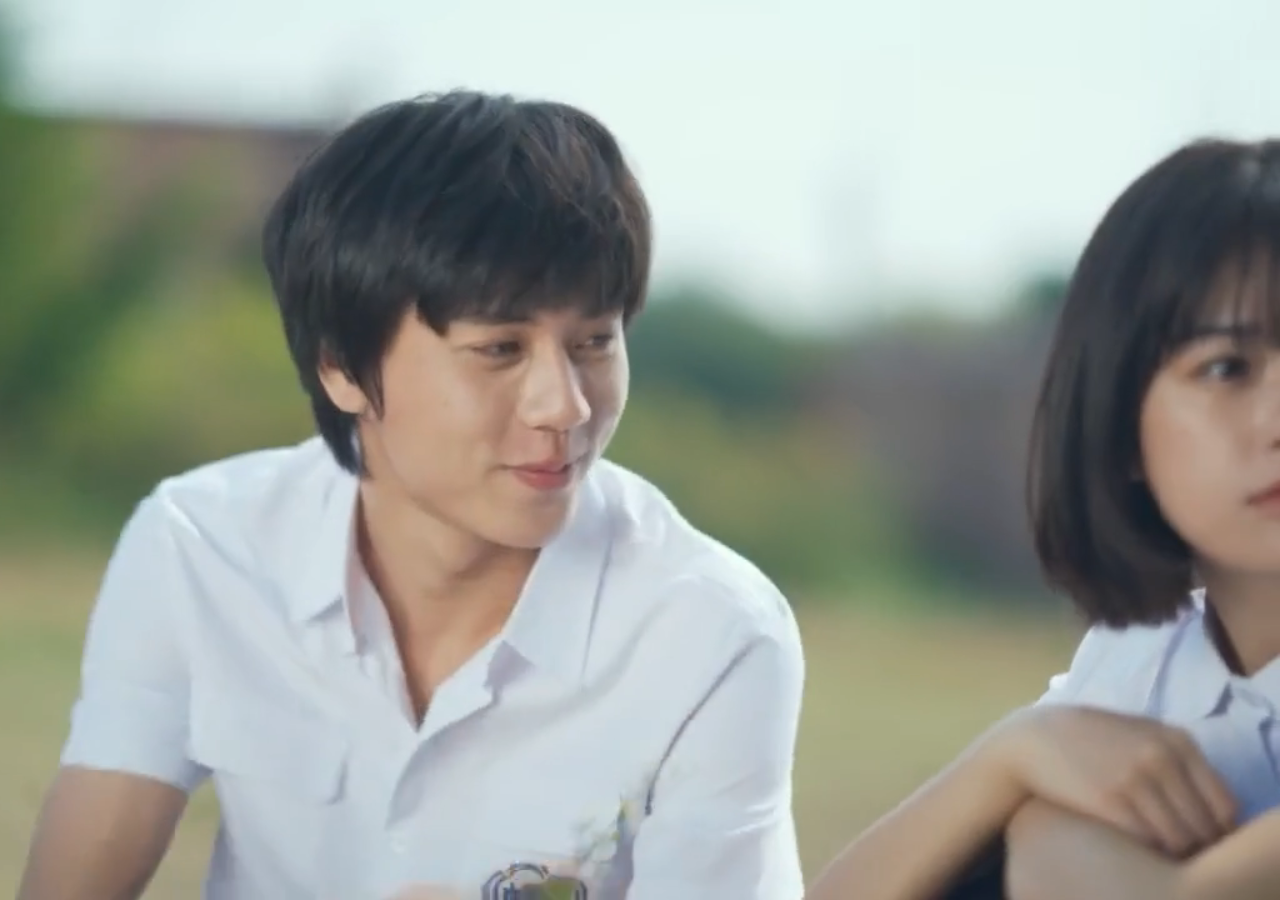
<file: jbrand-demo01/src/main/webapp/index.html>
<!DOCTYPE html>
<html lang="en">
<head>
    <meta charset="UTF-8">
    <title>Title</title>
</head>
<body>
<style>
    * {
        margin: 0px;
        padding: 0px;
    }

    video {
        position: fixed;
        right: 0px;
        bottom: 0px;
        min-width: 100%;
        min-height: 100%;
        height: auto;
        width: auto;
        /*加滤镜*/
        /*filter: blur(15px); //背景模糊设置 */
        /*-webkit-filter: grayscale(100%);*/
        /*filter:grayscale(100%); //背景灰度设置*/
        z-index: -11
    }

    source {
        min-width: 100%;
        min-height: 100%;
        height: auto;
        width: auto;
    }

    p {
        width: 100%;
        text-align: center;
        font-size: 40px;
        color: white;
    }
</style>

<!--<video autoplay="autoplay" loop="loop" id="video" x-webkit-airplay="true" webkit-playsinline="true" muted="">-->
<!--  <source src="D:\\KuGou\温奕心 - 一路生花.mkv" type="video/mp4">-->
<!--</video>-->
<!--<img src="imgs/Desert.jpg">-->
<video autoplay loop muted="muted">
    <source src="video/begin.mp4"/>
</video>
<meta http-equiv="refresh" content="10;url=">



</body>
<script type="text/javascript">
    function jumpurl()
    {
        location.href="/brand-demo01/login.jsp"
    }
    setTimeout("jumpurl()",10000)
</script>
</html>
</file>
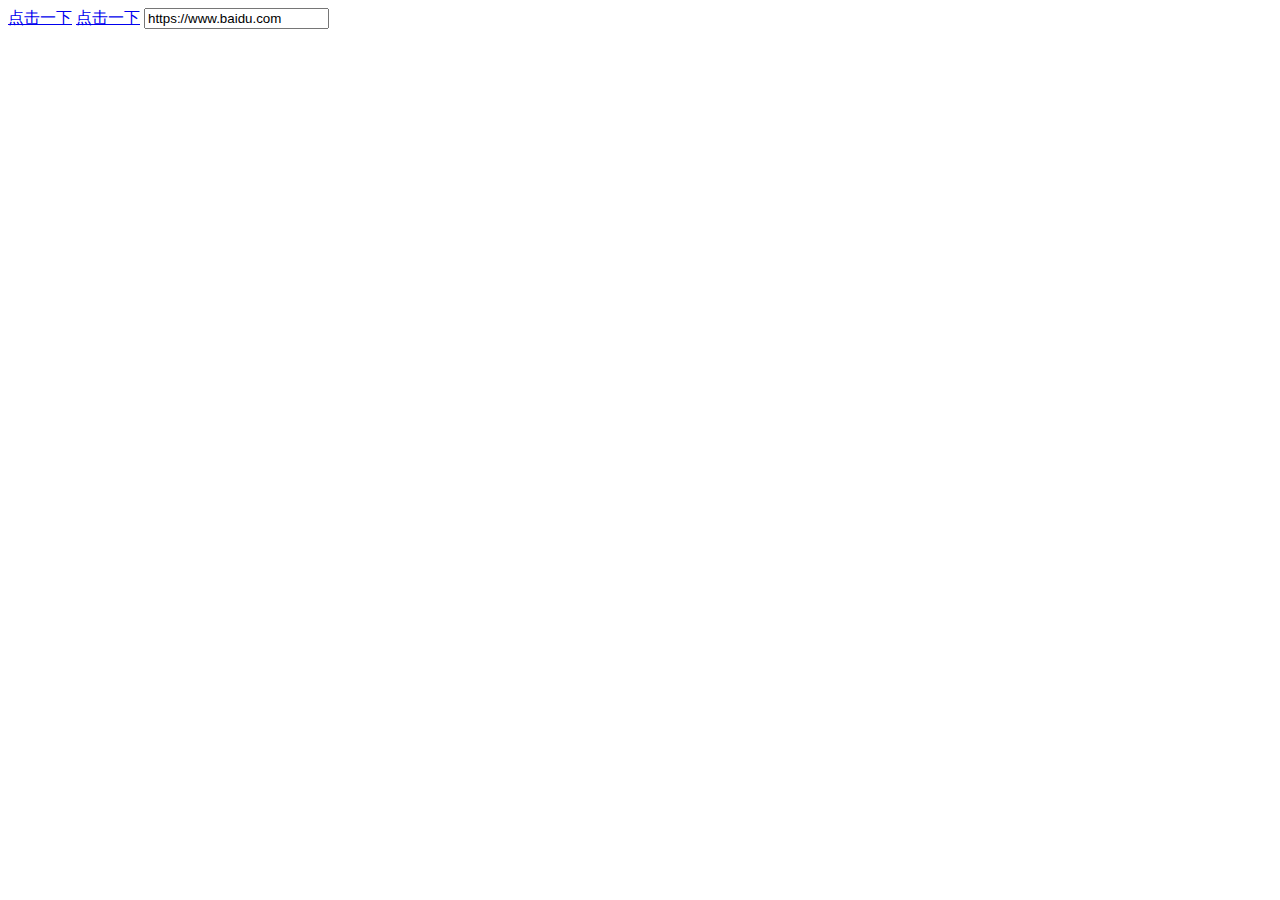
<file: jbrand-demo01/src/main/webapp/02-vue-v-bind.html>
<!DOCTYPE html>
<html lang="en">
<head>
    <meta charset="UTF-8">
    <title>Title</title>
</head>
<body>
<div id="app">

   <a v-bind:href="url">点击一下</a>

    <a :href="url">点击一下</a>


    <input v-model="url">

</div>

<script src="js/vue.js"></script>
<script>

    //1. 创建Vue核心对象
    new Vue({
        el:"#app",
        data(){
            return {
                username:"",
                url:"https://www.baidu.com"
            }
        }
    });

</script>


</body>
</html>
</file>
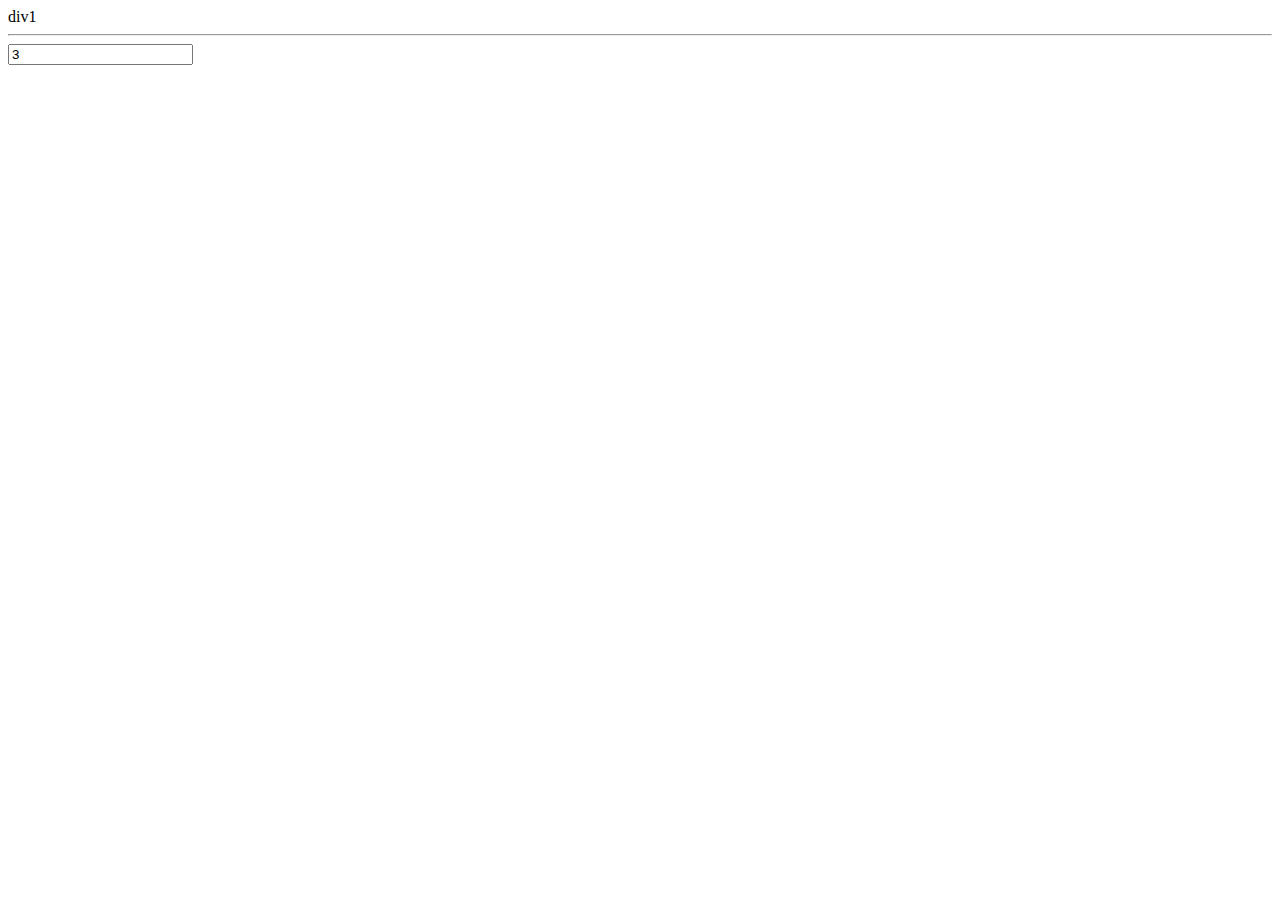
<file: jbrand-demo01/src/main/webapp/aa.html>
<!DOCTYPE html>
<html lang="en">
<head>
    <meta charset="UTF-8">
    <title>Title</title>
</head>

<body>
<div id="app">
    <div v-if="count==3">div1</div>
    <div v-else-if="count==4">div2</div>
    <div v-else>div3</div>
    <hr>
    <input v-model="count">
</div>
<script src="js/vue.js"></script>
<script>
    new Vue(
        {
            el:"#app",
            data()
            {
                return{
                    count:3
                }
            }
        }
    )
</script>

</body>
</html>
</file>
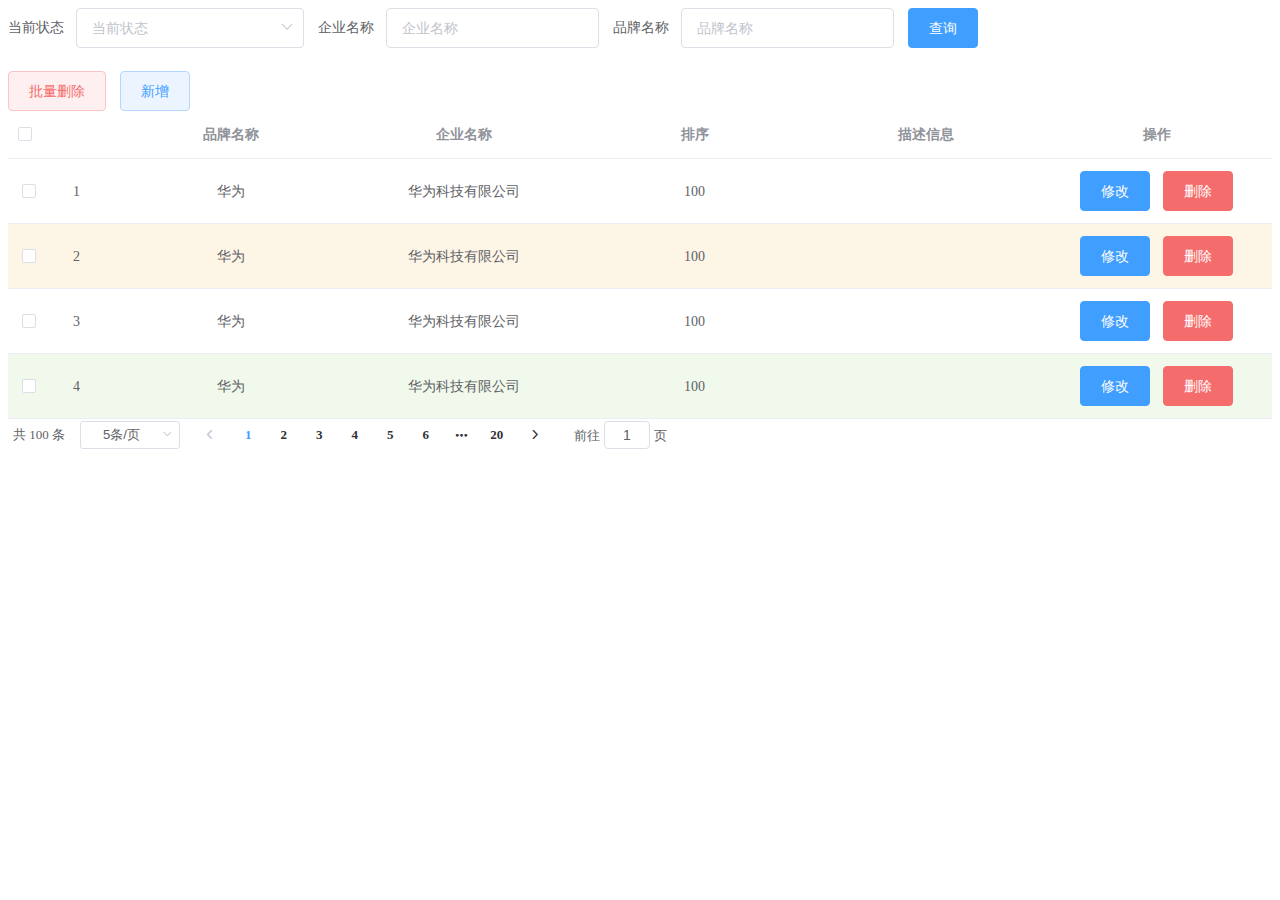
<file: jbrand-demo01/src/main/webapp/brand.html>
<!DOCTYPE html>
<html lang="en">
<head>
    <meta charset="UTF-8">
    <title>Title</title>


    <style>
        .el-table .warning-row {
            background: oldlace;
        }

        .el-table .success-row {
            background: #f0f9eb;
        }
    </style>

</head>
<body>
<div id="app">

    <!--搜索表单-->
    <el-form :inline="true" :model="brand" class="demo-form-inline">

        <el-form-item label="当前状态">
            <el-select v-model="brand.status" placeholder="当前状态">
                <el-option label="启用" value="1"></el-option>
                <el-option label="禁用" value="0"></el-option>
            </el-select>
        </el-form-item>

        <el-form-item label="企业名称">
            <el-input v-model="brand.companyName" placeholder="企业名称"></el-input>
        </el-form-item>

        <el-form-item label="品牌名称">
            <el-input v-model="brand.brandName" placeholder="品牌名称"></el-input>
        </el-form-item>

        <el-form-item>
            <el-button type="primary" @click="onSubmit">查询</el-button>
        </el-form-item>
    </el-form>

    <!--按钮-->

    <el-row>

        <el-button type="danger" plain @click="deleteByIds">批量删除</el-button>
        <el-button type="primary" plain @click="dialogVisible01 = true">新增</el-button>

    </el-row>
    <!--添加数据对话框表单-->
    <el-dialog
            title="编辑品牌"
            :visible.sync="dialogVisible01"
            width="30%"
    >

        <el-form ref="form" :model="brand" label-width="80px">
            <el-form-item label="品牌名称">
                <el-input v-model="brand.brandName"></el-input>
            </el-form-item>

            <el-form-item label="企业名称">
                <el-input v-model="brand.companyName"></el-input>
            </el-form-item>

            <el-form-item label="排序">
                <el-input v-model="brand.ordered"></el-input>
            </el-form-item>

            <el-form-item label="备注">
                <el-input type="textarea" v-model="brand.description"></el-input>
            </el-form-item>

            <el-form-item label="状态">
                <el-switch v-model="brand.status"
                           active-value="1"
                           inactive-value="0"
                ></el-switch>
            </el-form-item>


            <el-form-item>
                <el-button type="primary" @click="addBrand">提交</el-button>
                <el-button @click="dialogVisible = false">取消</el-button>
            </el-form-item>

        </el-form>

    </el-dialog>
    <el-dialog
            title="修改"
            :visible.sync="dialogVisible"
            width="30%"
    >

        <el-form ref="form" :model="form" label-width="80px">
            <el-form-item label="品牌名称">
                <el-input v-model="form.brandName"></el-input>
            </el-form-item>

            <el-form-item label="企业名称">
                <el-input v-model="form.companyName"></el-input>
            </el-form-item>

            <el-form-item label="排序">
                <el-input v-model="form.ordered"></el-input>
            </el-form-item>

            <el-form-item label="备注">
                <el-input type="textarea" v-model="form.description"></el-input>
            </el-form-item>

            <el-form-item label="状态">
                <el-switch v-model="form.status"
                           active-value="1"
                           inactive-value="0"
                ></el-switch>
            </el-form-item>


            <el-form-item>
                <el-button type="primary" @click="save">保存</el-button>
                <el-button @click="dialogVisible = false">取消</el-button>
            </el-form-item>

        </el-form>

    </el-dialog>





    <!--表格-->
    <template>
        <el-table
                :data="tableData"
                style="width: 100%"
                :row-class-name="tableRowClassName"

                @selection-change="handleSelectionChange">

            <el-table-column
                    type="selection"
                    width="55">
            </el-table-column>
            <el-table-column
                    type="index"
                    width="50">
            </el-table-column>

            <el-table-column
                    prop="brandName"
                    label="品牌名称"
                    align="center"
            >
            </el-table-column>
            <el-table-column
                    prop="companyName"
                    label="企业名称"
                    align="center"
            >
            </el-table-column>
            <el-table-column
                    prop="ordered"
                    align="center"
                    label="排序">
            </el-table-column>
            <el-table-column
                    prop="description"

                    align="center"
                    label="描述信息">
            </el-table-column>

            <el-table-column
                    align="center"
                    label="操作">

                    <template slot-scope="scope">

                    <el-row>

<!--                        <el-button type="primary"@click="update" >修改</el-button>-->
                        <!-- 修改按钮 -->
                        <el-button type="primary" @click="showEditDialog(scope.row)">修改</el-button>

                        <el-button type="danger"@click="toDelete(scope.row)">删除</el-button>

                    </el-row>

                        </el-dialog>

                    </template>



            </el-table-column>

        </el-table>
    </template>

    <!--分页工具条-->
    <el-pagination
            @size-change="handleSizeChange"
            @current-change="handleCurrentChange"
            :current-page="currentPage"
            :page-sizes="[5, 10, 15, 20]"
            :page-size="5"
            layout="total, sizes, prev, pager, next, jumper"
            :total="totalCount">
    </el-pagination>

</div>


<script src="js/vue.js"></script>
<script src="element-ui/lib/index.js"></script>
<link rel="stylesheet" href="element-ui/lib/theme-chalk/index.css">

<script src="js/axios-0.18.0.js"></script>

<script>


    new Vue({
        el: "#app",

        mounted(){
            //当页面加载完成后，发送异步请求，获取数据


            this.selectAll();

            /* var _this = this;

             axios({
                 method:"get",
                 url:"http://localhost:8080/brand-case/selectAllServlet"
             }).then(function (resp) {
                 _this.tableData = resp.data;
             })*/

        },

        methods: {

            showEditDialog(row)
            {
                var x = (row.id)
                var _this = this;
                _this.form = row,
                this.dialogVisible = true;//弹框显示
                // axios({
                //     method:"post",
                //     url:"http://localhost:8080/brand-demo01/brand/selectbyid",
                //
                //     data:x,
                // }).then(resp =>{
                //     //设置表格数据
                //     // this.tableData = resp.data.rows; // {rows:[],totalCount:100}
                //     // //设置总记录数
                //     // this.totalCount = resp.data.totalCount;
                //     // _this.selectAll();
                // })

            },
            save()
            {
                var _this = this
                let data = (this.form);
                if (this.form.id)
                {
                    axios({
                        method:"post",
                        url:"http://localhost:8080/brand-demo01/brand/update",
                        data:data
                    }).then(res=>{
                        if (res.data=="success")
                        {
                            _this.$message({
                                message: '恭喜你，修改成功',
                                type: 'success'
                            });

                        }
                        _this.dialogVisible = false;
                        _this.selectAll()

                    })
                }
            },

            toDelete(row){
                var x= (row.id)
                var _this = this;

                axios({
                    method:"post",
                    url:"http://localhost:8080/brand-demo01/brand/delete",
                    data:x
                }).then(resp =>{
                    if(resp.data=="success")
                    {
                        _this.$message({
                            message: '恭喜你，删除成功',
                            type: 'success'
                        });
                    }
                    //重新查询
                   _this.selectAll();
                })



            },

            // 查询分页数据
            selectAll(){
                /* var _this = this;

                 axios({
                     method:"get",
                     url:"http://localhost:8080/brand-case/brand/selectAll"
                 }).then(function (resp) {
                     _this.tableData = resp.data;
                 })*/

                /*
                                var _this = this;

                                axios({
                                    method:"post",
                                    url:"http://localhost:8080/brand-case/brand/selectByPageAndCondition?currentPage="+this.currentPage+"&pageSize="+this.pageSize,
                                    data:this.brand
                                }).then(function (resp) {

                                    //设置表格数据
                                    _this.tableData = resp.data.rows; // {rows:[],totalCount:100}
                                    //设置总记录数
                                    _this.totalCount = resp.data.totalCount;
                                })*/



                axios({
                    method:"post",
                    url:"http://localhost:8080/brand-demo01/brand/selectByPageAndCondition?currentPage="+this.currentPage+"&pageSize="+this.pageSize,
                    data:this.brand
                }).then(resp =>{
                    //设置表格数据
                    this.tableData = resp.data.rows; // {rows:[],totalCount:100}
                    //设置总记录数
                    this.totalCount = resp.data.totalCount;
                })


            },

            tableRowClassName({row, rowIndex}) {
                if (rowIndex === 1) {
                    return 'warning-row';
                } else if (rowIndex === 3) {
                    return 'success-row';
                }
                return '';
            },
            // 复选框选中后执行的方法
            handleSelectionChange(val) {
                this.multipleSelection = val;

                // console.log(this.multipleSelection)
            },
            // 查询方法
            onSubmit() {
                //console.log(this.brand);
                this.selectAll();

            },
            // 添加数据
            addBrand() {
                //console.log(this.brand);
                var _this = this;

                // 发送ajax请求，添加数据
                axios({
                    method:"post",
                    url:"http://localhost:8080/brand-demo01/brand/add",
                    data:_this.brand
                }).then(function (resp) {
                    if(resp.data == "success"){
                        //添加成功

                        //关闭窗口
                        _this.dialogVisible01 = false;

                        // 重新查询数据
                        _this.selectAll();
                        // 弹出消息提示
                        _this.$message({
                            message: '恭喜你，添加成功',
                            type: 'success'
                        });

                    }else {
                        //关闭窗口
                        _this.dialogVisible01 = false;

                        // 重新查询数据
                        _this.selectAll();
                        // 弹出消息提示
                        _this.$message({

                            message: '品牌重复，添加失败',
                            type: 'failed'
                        });
                        _this.selectAll();
                    }
                })


            },

            //分页
            handleSizeChange(val) {
                //console.log(`每页 ${val} 条`);
                // 重新设置每页显示的条数
                this.pageSize  = val;
                this.selectAll();
            },
            handleCurrentChange(val) {
                //console.log(`当前页: ${val}`);
                // 重新设置当前页码
                this.currentPage  = val;
                this.selectAll();
            },

            // 批量删除
            deleteByIds(){


                //console.log(this.multipleSelection);
                /*
                [
                    {
                        "brandName": "华为",
                        "companyName": "华为技术有限公司",
                        "description": "万物互联",
                        "id": 1,
                        "ordered": 100,
                        "status": 1,
                        "statusStr": "启用"
                    },
                    {
                        "brandName": "小米",
                        "companyName": "小米科技有限公司",
                        "description": "are you ok",
                        "id": 2,
                        "ordered": 50,
                        "status": 1,
                        "statusStr": "启用"
                    },
                    {
                        "brandName": "格力",
                        "companyName": "格力电器股份有限公司",
                        "description": "让世界爱上中国造",
                        "id": 3,
                        "ordered": 30,
                        "status": 1,
                        "statusStr": "启用"
                    }
                ]
                 */

                // 弹出确认提示框

                this.$confirm('此操作将删除该数据, 是否继续?', '提示', {
                    confirmButtonText: '确定',
                    cancelButtonText: '取消',
                    type: 'warning'
                }).then(() => {
                    //用户点击确认按钮

                    //1. 创建id数组 [1,2,3], 从 this.multipleSelection 获取即可
                    for (let i = 0; i < this.multipleSelection.length; i++) {
                        let selectionElement = this.multipleSelection[i];
                        this.selectedIds[i] = selectionElement.id;

                    }

                    //2. 发送AJAX请求
                    var _this = this;

                    // 发送ajax请求，添加数据
                    axios({
                        method:"post",
                        url:"http://localhost:8080/brand-demo01/brand/deleteByIds",
                        data:_this.selectedIds
                    }).then(function (resp) {
                        if(resp.data == "success"){
                            //删除成功

                            // 重新查询数据
                            _this.selectAll();
                            // 弹出消息提示
                            _this.$message({
                                message: '恭喜你，删除成功',
                                type: 'success'
                            });

                        }
                    })
                }).catch(() => {
                    //用户点击取消按钮

                    this.$message({
                        type: 'info',
                        message: '已取消删除'
                    });
                });




            }

        },
        data() {
            return {
                // 每页显示的条数
                pageSize:5,
                // 总记录数
                totalCount:100,
                // 当前页码
                currentPage: 1,
                // 添加数据对话框是否展示的标记
                dialogVisible: false,
                dialogVisible01:false,

                form:{},
                id:1,

                // 品牌模型数据
                brand: {
                    status: '',
                    brandName: '',
                    companyName: '',
                    id: "",
                    ordered: "",
                    description: ""

                },
                // 被选中的id数组
                selectedIds:[],
                // 复选框选中数据集合
                multipleSelection: [],
                // 表格数据
                tableData: [{
                    brandName: '华为',
                    companyName: '华为科技有限公司',
                    ordered: '100',
                    status: "1",
                    iseditor: false

                }, {
                    brandName: '华为',
                    companyName: '华为科技有限公司',
                    ordered: '100',
                    status: "1"
                }, {
                    brandName: '华为',
                    companyName: '华为科技有限公司',
                    ordered: '100',
                    status: "1"
                }, {
                    brandName: '华为',
                    companyName: '华为科技有限公司',
                    ordered: '100',
                    status: "1"
                }]
            }
        }
    })

</script>

</body>
</html>
</file>
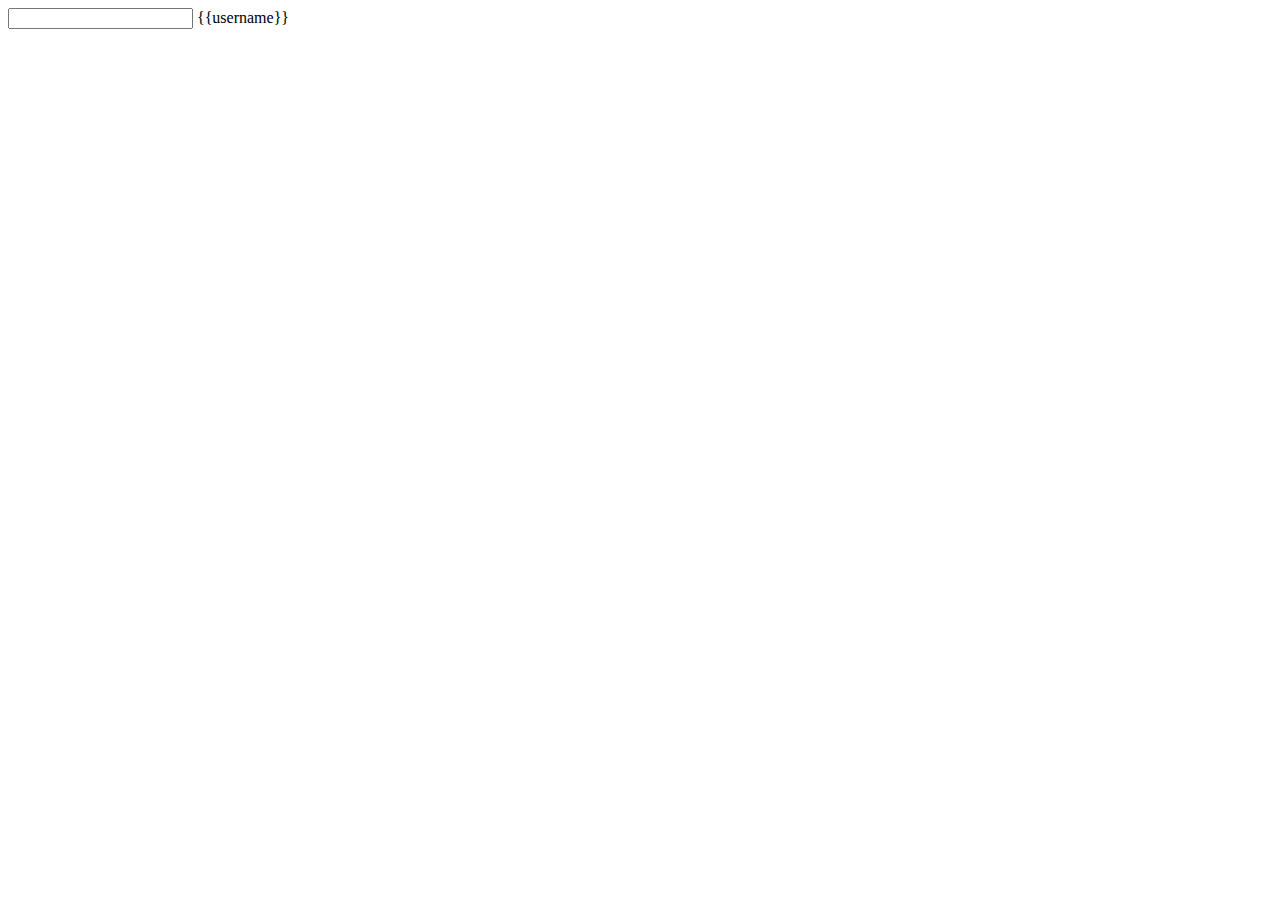
<file: jbrand-demo01/src/main/webapp/elementDemo01.html>
<!DOCTYPE html>
<html lang="en">
<head>
    <meta charset="UTF-8">
    <title>Title</title>
</head>
<body>

<div id="app">
    <input name="username" v-model="username">
    {{username}}
</div>
<script src="js/vue.js"></script>
<script type="application/javascript">
    new Vue(
        {
            e1:"#app",
            data:{
            // return {
            //     username:""
            // }
                username:"shabi"
        }}

    );
</script>


</body>
</html>
</file>
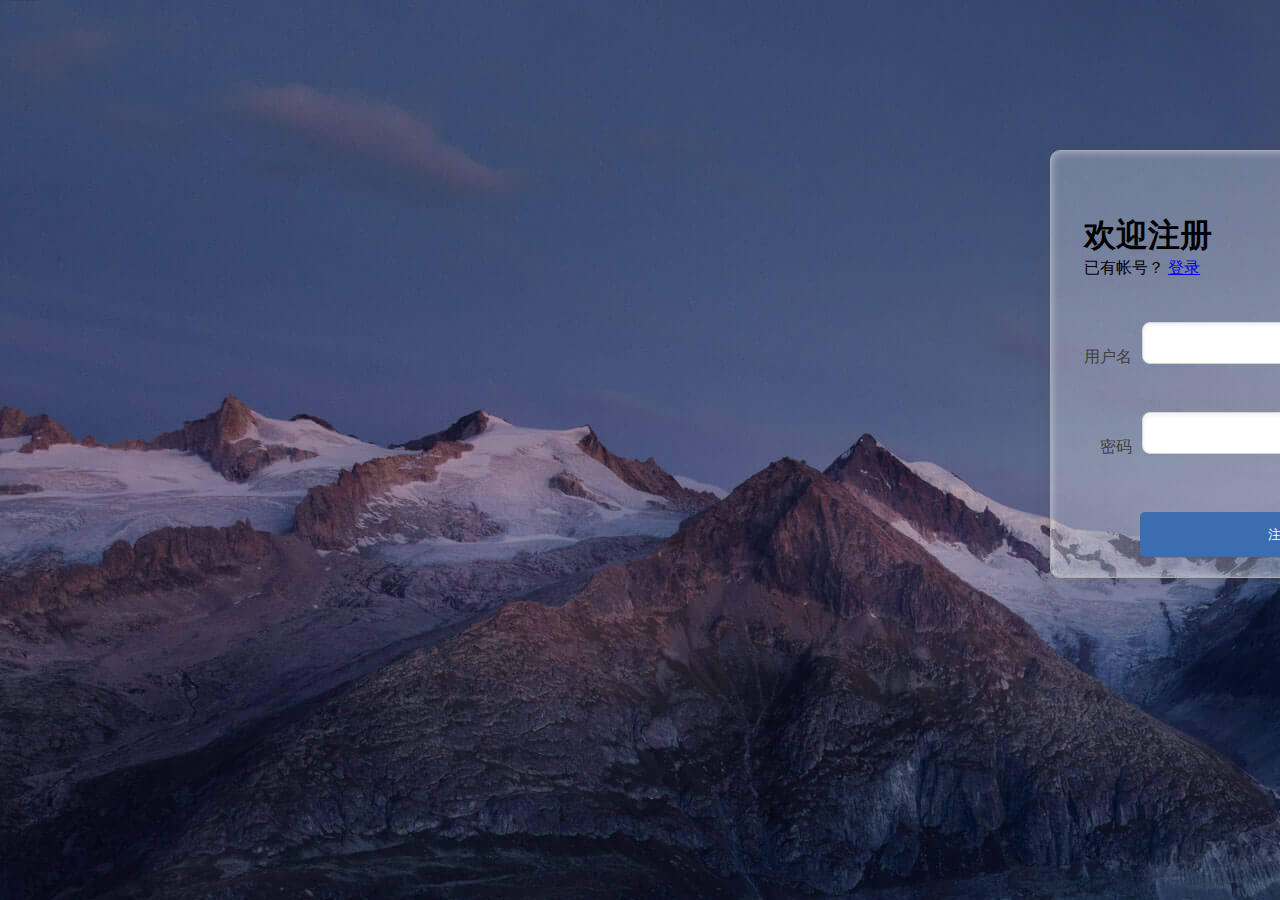
<file: jbrand-demo01/src/main/webapp/register.html>
<!DOCTYPE html>
<html lang="en">
<head>
    <meta charset="UTF-8">
    <title>欢迎注册</title>
    <link href="css/register.css" rel="stylesheet">
</head>
<body>

<div class="form-div">
    <div class="reg-content">
        <h1>欢迎注册</h1>
        <span>已有帐号？</span> <a href="login.html">登录</a>
    </div>
    <form id="reg-form" action="/brand-demo01/registerServlet" method="post">

        <table>

            <tr>
                <td>用户名</td>
                <td class="inputs">
                    <input name="username" type="text" id="username">
                    <br>
                    <span id="username_err" class="err_msg" style="display: none">用户名不太受欢迎</span>
                </td>

            </tr>

            <tr>
                <td>密码</td>
                <td class="inputs">
                    <input name="password" type="password" id="password">
                    <br>
                    <span id="password_err" class="err_msg" style="display: none">密码格式有误</span>
                </td>
            </tr>

        </table>

        <div class="buttons">
            <input value="注 册" type="submit" id="reg_btn">
        </div>
        <br class="clear">
    </form>

</div>
</body>
</html>
</file>
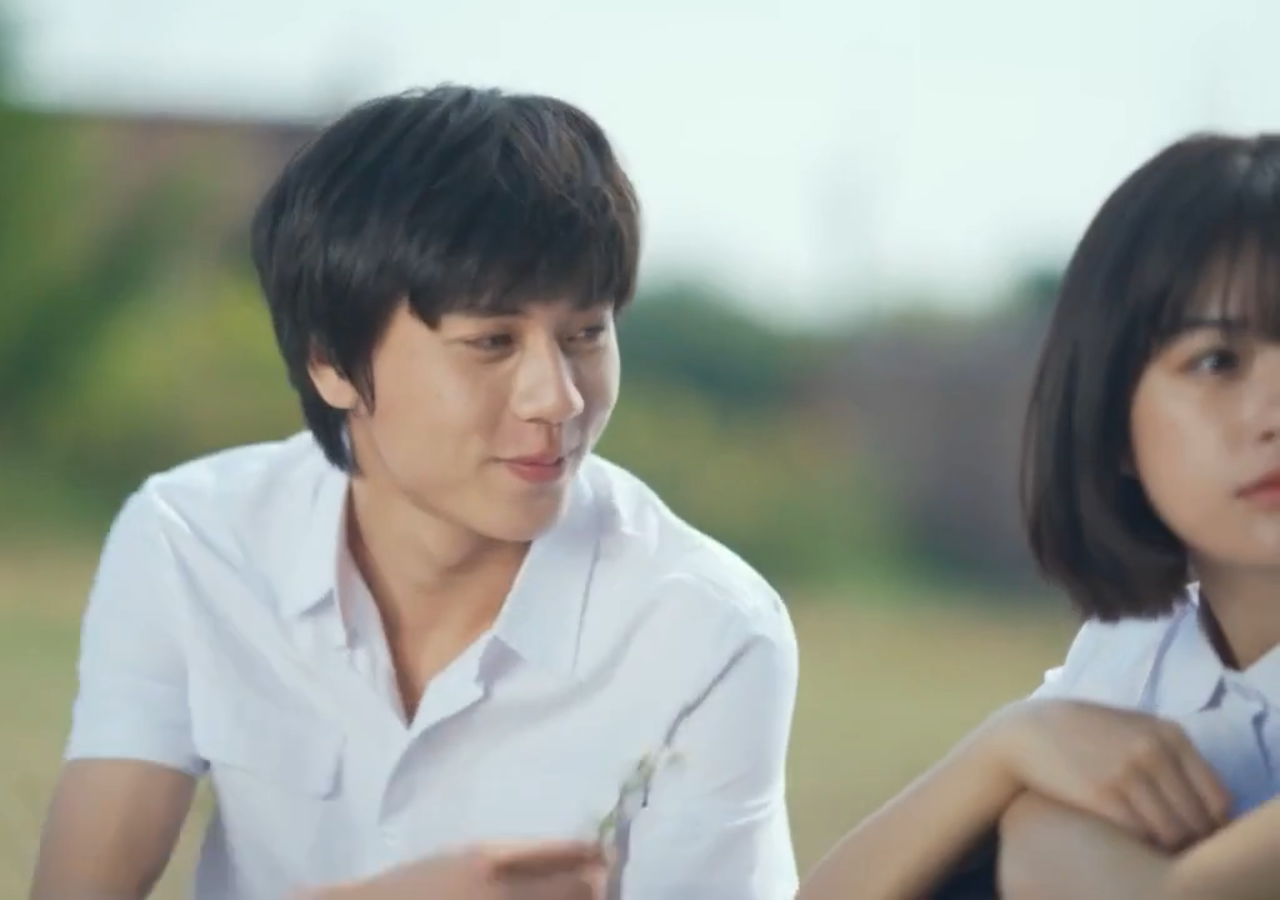
<file: jbrand-demo01/src/main/webapp/video.html>
<!DOCTYPE html>
<html lang="en">
<head>
    <meta charset="UTF-8">
    <title>Title</title>
</head>
<body>
<style>
    * {
        margin: 0px;
        padding: 0px;
    }

    video {
        position: fixed;
        right: 0px;
        bottom: 0px;
        min-width: 100%;
        min-height: 100%;
        height: auto;
        width: auto;
        /*加滤镜*/
        /*filter: blur(15px); //背景模糊设置 */
        /*-webkit-filter: grayscale(100%);*/
        /*filter:grayscale(100%); //背景灰度设置*/
        z-index: -11
    }

    source {
        min-width: 100%;
        min-height: 100%;
        height: auto;
        width: auto;
    }

    p {
        width: 100%;
        text-align: center;
        font-size: 40px;
        color: white;
    }
</style>

<!--<video autoplay="autoplay" loop="loop" id="video" x-webkit-airplay="true" webkit-playsinline="true" muted="">-->
<!--  <source src="D:\\KuGou\温奕心 - 一路生花.mkv" type="video/mp4">-->
<!--</video>-->
<!--<img src="imgs/Desert.jpg">-->
<video autoplay loop muted>
    <source src="video/begin.mp4"/>
</video>
<meta http-equiv="refresh" content="10;url=">



</body>
<script type="text/javascript">
    function jumpurl()
    {
        location.href="/brand-demo01/login.html"
    }
    setTimeout("jumpurl()",10000)
</script>
</html>
</file>
<file: jbrand-demo01/src/main/webapp/element-ui/lib/theme-chalk/index.css>
@charset "UTF-8";.el-pagination--small .arrow.disabled,.el-table .hidden-columns,.el-table td.is-hidden>*,.el-table th.is-hidden>*,.el-table--hidden{visibility:hidden}.el-input__suffix,.el-tree.is-dragging .el-tree-node__content *{pointer-events:none}.el-dropdown .el-dropdown-selfdefine:focus:active,.el-dropdown .el-dropdown-selfdefine:focus:not(.focusing),.el-message__closeBtn:focus,.el-message__content:focus,.el-popover:focus,.el-popover:focus:active,.el-popover__reference:focus:hover,.el-popover__reference:focus:not(.focusing),.el-rate:active,.el-rate:focus,.el-tooltip:focus:hover,.el-tooltip:focus:not(.focusing),.el-upload-list__item.is-success:active,.el-upload-list__item.is-success:not(.focusing):focus{outline-width:0}@font-face{font-family:element-icons;src:url(fonts/element-icons.woff) format("woff"),url(fonts/element-icons.ttf) format("truetype");font-weight:400;font-display:"auto";font-style:normal}[class*=" el-icon-"],[class^=el-icon-]{font-family:element-icons!important;speak:none;font-style:normal;font-weight:400;font-variant:normal;text-transform:none;line-height:1;vertical-align:baseline;display:inline-block;-webkit-font-smoothing:antialiased;-moz-osx-font-smoothing:grayscale}.el-icon-ice-cream-round:before{content:"\e6a0"}.el-icon-ice-cream-square:before{content:"\e6a3"}.el-icon-lollipop:before{content:"\e6a4"}.el-icon-potato-strips:before{content:"\e6a5"}.el-icon-milk-tea:before{content:"\e6a6"}.el-icon-ice-drink:before{content:"\e6a7"}.el-icon-ice-tea:before{content:"\e6a9"}.el-icon-coffee:before{content:"\e6aa"}.el-icon-orange:before{content:"\e6ab"}.el-icon-pear:before{content:"\e6ac"}.el-icon-apple:before{content:"\e6ad"}.el-icon-cherry:before{content:"\e6ae"}.el-icon-watermelon:before{content:"\e6af"}.el-icon-grape:before{content:"\e6b0"}.el-icon-refrigerator:before{content:"\e6b1"}.el-icon-goblet-square-full:before{content:"\e6b2"}.el-icon-goblet-square:before{content:"\e6b3"}.el-icon-goblet-full:before{content:"\e6b4"}.el-icon-goblet:before{content:"\e6b5"}.el-icon-cold-drink:before{content:"\e6b6"}.el-icon-coffee-cup:before{content:"\e6b8"}.el-icon-water-cup:before{content:"\e6b9"}.el-icon-hot-water:before{content:"\e6ba"}.el-icon-ice-cream:before{content:"\e6bb"}.el-icon-dessert:before{content:"\e6bc"}.el-icon-sugar:before{content:"\e6bd"}.el-icon-tableware:before{content:"\e6be"}.el-icon-burger:before{content:"\e6bf"}.el-icon-knife-fork:before{content:"\e6c1"}.el-icon-fork-spoon:before{content:"\e6c2"}.el-icon-chicken:before{content:"\e6c3"}.el-icon-food:before{content:"\e6c4"}.el-icon-dish-1:before{content:"\e6c5"}.el-icon-dish:before{content:"\e6c6"}.el-icon-moon-night:before{content:"\e6ee"}.el-icon-moon:before{content:"\e6f0"}.el-icon-cloudy-and-sunny:before{content:"\e6f1"}.el-icon-partly-cloudy:before{content:"\e6f2"}.el-icon-cloudy:before{content:"\e6f3"}.el-icon-sunny:before{content:"\e6f6"}.el-icon-sunset:before{content:"\e6f7"}.el-icon-sunrise-1:before{content:"\e6f8"}.el-icon-sunrise:before{content:"\e6f9"}.el-icon-heavy-rain:before{content:"\e6fa"}.el-icon-lightning:before{content:"\e6fb"}.el-icon-light-rain:before{content:"\e6fc"}.el-icon-wind-power:before{content:"\e6fd"}.el-icon-baseball:before{content:"\e712"}.el-icon-soccer:before{content:"\e713"}.el-icon-football:before{content:"\e715"}.el-icon-basketball:before{content:"\e716"}.el-icon-ship:before{content:"\e73f"}.el-icon-truck:before{content:"\e740"}.el-icon-bicycle:before{content:"\e741"}.el-icon-mobile-phone:before{content:"\e6d3"}.el-icon-service:before{content:"\e6d4"}.el-icon-key:before{content:"\e6e2"}.el-icon-unlock:before{content:"\e6e4"}.el-icon-lock:before{content:"\e6e5"}.el-icon-watch:before{content:"\e6fe"}.el-icon-watch-1:before{content:"\e6ff"}.el-icon-timer:before{content:"\e702"}.el-icon-alarm-clock:before{content:"\e703"}.el-icon-map-location:before{content:"\e704"}.el-icon-delete-location:before{content:"\e705"}.el-icon-add-location:before{content:"\e706"}.el-icon-location-information:before{content:"\e707"}.el-icon-location-outline:before{content:"\e708"}.el-icon-location:before{content:"\e79e"}.el-icon-place:before{content:"\e709"}.el-icon-discover:before{content:"\e70a"}.el-icon-first-aid-kit:before{content:"\e70b"}.el-icon-trophy-1:before{content:"\e70c"}.el-icon-trophy:before{content:"\e70d"}.el-icon-medal:before{content:"\e70e"}.el-icon-medal-1:before{content:"\e70f"}.el-icon-stopwatch:before{content:"\e710"}.el-icon-mic:before{content:"\e711"}.el-icon-copy-document:before{content:"\e718"}.el-icon-full-screen:before{content:"\e719"}.el-icon-switch-button:before{content:"\e71b"}.el-icon-aim:before{content:"\e71c"}.el-icon-crop:before{content:"\e71d"}.el-icon-odometer:before{content:"\e71e"}.el-icon-time:before{content:"\e71f"}.el-icon-bangzhu:before{content:"\e724"}.el-icon-close-notification:before{content:"\e726"}.el-icon-microphone:before{content:"\e727"}.el-icon-turn-off-microphone:before{content:"\e728"}.el-icon-position:before{content:"\e729"}.el-icon-postcard:before{content:"\e72a"}.el-icon-message:before{content:"\e72b"}.el-icon-chat-line-square:before{content:"\e72d"}.el-icon-chat-dot-square:before{content:"\e72e"}.el-icon-chat-dot-round:before{content:"\e72f"}.el-icon-chat-square:before{content:"\e730"}.el-icon-chat-line-round:before{content:"\e731"}.el-icon-chat-round:before{content:"\e732"}.el-icon-set-up:before{content:"\e733"}.el-icon-turn-off:before{content:"\e734"}.el-icon-open:before{content:"\e735"}.el-icon-connection:before{content:"\e736"}.el-icon-link:before{content:"\e737"}.el-icon-cpu:before{content:"\e738"}.el-icon-thumb:before{content:"\e739"}.el-icon-female:before{content:"\e73a"}.el-icon-male:before{content:"\e73b"}.el-icon-guide:before{content:"\e73c"}.el-icon-news:before{content:"\e73e"}.el-icon-price-tag:before{content:"\e744"}.el-icon-discount:before{content:"\e745"}.el-icon-wallet:before{content:"\e747"}.el-icon-coin:before{content:"\e748"}.el-icon-money:before{content:"\e749"}.el-icon-bank-card:before{content:"\e74a"}.el-icon-box:before{content:"\e74b"}.el-icon-present:before{content:"\e74c"}.el-icon-sell:before{content:"\e6d5"}.el-icon-sold-out:before{content:"\e6d6"}.el-icon-shopping-bag-2:before{content:"\e74d"}.el-icon-shopping-bag-1:before{content:"\e74e"}.el-icon-shopping-cart-2:before{content:"\e74f"}.el-icon-shopping-cart-1:before{content:"\e750"}.el-icon-shopping-cart-full:before{content:"\e751"}.el-icon-smoking:before{content:"\e752"}.el-icon-no-smoking:before{content:"\e753"}.el-icon-house:before{content:"\e754"}.el-icon-table-lamp:before{content:"\e755"}.el-icon-school:before{content:"\e756"}.el-icon-office-building:before{content:"\e757"}.el-icon-toilet-paper:before{content:"\e758"}.el-icon-notebook-2:before{content:"\e759"}.el-icon-notebook-1:before{content:"\e75a"}.el-icon-files:before{content:"\e75b"}.el-icon-collection:before{content:"\e75c"}.el-icon-receiving:before{content:"\e75d"}.el-icon-suitcase-1:before{content:"\e760"}.el-icon-suitcase:before{content:"\e761"}.el-icon-film:before{content:"\e763"}.el-icon-collection-tag:before{content:"\e765"}.el-icon-data-analysis:before{content:"\e766"}.el-icon-pie-chart:before{content:"\e767"}.el-icon-data-board:before{content:"\e768"}.el-icon-data-line:before{content:"\e76d"}.el-icon-reading:before{content:"\e769"}.el-icon-magic-stick:before{content:"\e76a"}.el-icon-coordinate:before{content:"\e76b"}.el-icon-mouse:before{content:"\e76c"}.el-icon-brush:before{content:"\e76e"}.el-icon-headset:before{content:"\e76f"}.el-icon-umbrella:before{content:"\e770"}.el-icon-scissors:before{content:"\e771"}.el-icon-mobile:before{content:"\e773"}.el-icon-attract:before{content:"\e774"}.el-icon-monitor:before{content:"\e775"}.el-icon-search:before{content:"\e778"}.el-icon-takeaway-box:before{content:"\e77a"}.el-icon-paperclip:before{content:"\e77d"}.el-icon-printer:before{content:"\e77e"}.el-icon-document-add:before{content:"\e782"}.el-icon-document:before{content:"\e785"}.el-icon-document-checked:before{content:"\e786"}.el-icon-document-copy:before{content:"\e787"}.el-icon-document-delete:before{content:"\e788"}.el-icon-document-remove:before{content:"\e789"}.el-icon-tickets:before{content:"\e78b"}.el-icon-folder-checked:before{content:"\e77f"}.el-icon-folder-delete:before{content:"\e780"}.el-icon-folder-remove:before{content:"\e781"}.el-icon-folder-add:before{content:"\e783"}.el-icon-folder-opened:before{content:"\e784"}.el-icon-folder:before{content:"\e78a"}.el-icon-edit-outline:before{content:"\e764"}.el-icon-edit:before{content:"\e78c"}.el-icon-date:before{content:"\e78e"}.el-icon-c-scale-to-original:before{content:"\e7c6"}.el-icon-view:before{content:"\e6ce"}.el-icon-loading:before{content:"\e6cf"}.el-icon-rank:before{content:"\e6d1"}.el-icon-sort-down:before{content:"\e7c4"}.el-icon-sort-up:before{content:"\e7c5"}.el-icon-sort:before{content:"\e6d2"}.el-icon-finished:before{content:"\e6cd"}.el-icon-refresh-left:before{content:"\e6c7"}.el-icon-refresh-right:before{content:"\e6c8"}.el-icon-refresh:before{content:"\e6d0"}.el-icon-video-play:before{content:"\e7c0"}.el-icon-video-pause:before{content:"\e7c1"}.el-icon-d-arrow-right:before{content:"\e6dc"}.el-icon-d-arrow-left:before{content:"\e6dd"}.el-icon-arrow-up:before{content:"\e6e1"}.el-icon-arrow-down:before{content:"\e6df"}.el-icon-arrow-right:before{content:"\e6e0"}.el-icon-arrow-left:before{content:"\e6de"}.el-icon-top-right:before{content:"\e6e7"}.el-icon-top-left:before{content:"\e6e8"}.el-icon-top:before{content:"\e6e6"}.el-icon-bottom:before{content:"\e6eb"}.el-icon-right:before{content:"\e6e9"}.el-icon-back:before{content:"\e6ea"}.el-icon-bottom-right:before{content:"\e6ec"}.el-icon-bottom-left:before{content:"\e6ed"}.el-icon-caret-top:before{content:"\e78f"}.el-icon-caret-bottom:before{content:"\e790"}.el-icon-caret-right:before{content:"\e791"}.el-icon-caret-left:before{content:"\e792"}.el-icon-d-caret:before{content:"\e79a"}.el-icon-share:before{content:"\e793"}.el-icon-menu:before{content:"\e798"}.el-icon-s-grid:before{content:"\e7a6"}.el-icon-s-check:before{content:"\e7a7"}.el-icon-s-data:before{content:"\e7a8"}.el-icon-s-opportunity:before{content:"\e7aa"}.el-icon-s-custom:before{content:"\e7ab"}.el-icon-s-claim:before{content:"\e7ad"}.el-icon-s-finance:before{content:"\e7ae"}.el-icon-s-comment:before{content:"\e7af"}.el-icon-s-flag:before{content:"\e7b0"}.el-icon-s-marketing:before{content:"\e7b1"}.el-icon-s-shop:before{content:"\e7b4"}.el-icon-s-open:before{content:"\e7b5"}.el-icon-s-management:before{content:"\e7b6"}.el-icon-s-ticket:before{content:"\e7b7"}.el-icon-s-release:before{content:"\e7b8"}.el-icon-s-home:before{content:"\e7b9"}.el-icon-s-promotion:before{content:"\e7ba"}.el-icon-s-operation:before{content:"\e7bb"}.el-icon-s-unfold:before{content:"\e7bc"}.el-icon-s-fold:before{content:"\e7a9"}.el-icon-s-platform:before{content:"\e7bd"}.el-icon-s-order:before{content:"\e7be"}.el-icon-s-cooperation:before{content:"\e7bf"}.el-icon-bell:before{content:"\e725"}.el-icon-message-solid:before{content:"\e799"}.el-icon-video-camera:before{content:"\e772"}.el-icon-video-camera-solid:before{content:"\e796"}.el-icon-camera:before{content:"\e779"}.el-icon-camera-solid:before{content:"\e79b"}.el-icon-download:before{content:"\e77c"}.el-icon-upload2:before{content:"\e77b"}.el-icon-upload:before{content:"\e7c3"}.el-icon-picture-outline-round:before{content:"\e75f"}.el-icon-picture-outline:before{content:"\e75e"}.el-icon-picture:before{content:"\e79f"}.el-icon-close:before{content:"\e6db"}.el-icon-check:before{content:"\e6da"}.el-icon-plus:before{content:"\e6d9"}.el-icon-minus:before{content:"\e6d8"}.el-icon-help:before{content:"\e73d"}.el-icon-s-help:before{content:"\e7b3"}.el-icon-circle-close:before{content:"\e78d"}.el-icon-circle-check:before{content:"\e720"}.el-icon-circle-plus-outline:before{content:"\e723"}.el-icon-remove-outline:before{content:"\e722"}.el-icon-zoom-out:before{content:"\e776"}.el-icon-zoom-in:before{content:"\e777"}.el-icon-error:before{content:"\e79d"}.el-icon-success:before{content:"\e79c"}.el-icon-circle-plus:before{content:"\e7a0"}.el-icon-remove:before{content:"\e7a2"}.el-icon-info:before{content:"\e7a1"}.el-icon-question:before{content:"\e7a4"}.el-icon-warning-outline:before{content:"\e6c9"}.el-icon-warning:before{content:"\e7a3"}.el-icon-goods:before{content:"\e7c2"}.el-icon-s-goods:before{content:"\e7b2"}.el-icon-star-off:before{content:"\e717"}.el-icon-star-on:before{content:"\e797"}.el-icon-more-outline:before{content:"\e6cc"}.el-icon-more:before{content:"\e794"}.el-icon-phone-outline:before{content:"\e6cb"}.el-icon-phone:before{content:"\e795"}.el-icon-user:before{content:"\e6e3"}.el-icon-user-solid:before{content:"\e7a5"}.el-icon-setting:before{content:"\e6ca"}.el-icon-s-tools:before{content:"\e7ac"}.el-icon-delete:before{content:"\e6d7"}.el-icon-delete-solid:before{content:"\e7c9"}.el-icon-eleme:before{content:"\e7c7"}.el-icon-platform-eleme:before{content:"\e7ca"}.el-icon-loading{-webkit-animation:rotating 2s linear infinite;animation:rotating 2s linear infinite}.el-icon--right{margin-left:5px}.el-icon--left{margin-right:5px}@-webkit-keyframes rotating{0%{-webkit-transform:rotateZ(0);transform:rotateZ(0)}100%{-webkit-transform:rotateZ(360deg);transform:rotateZ(360deg)}}@keyframes rotating{0%{-webkit-transform:rotateZ(0);transform:rotateZ(0)}100%{-webkit-transform:rotateZ(360deg);transform:rotateZ(360deg)}}.el-pagination{white-space:nowrap;padding:2px 5px;color:#303133;font-weight:700}.el-pagination::after,.el-pagination::before{display:table;content:""}.el-pagination::after{clear:both}.el-pagination button,.el-pagination span:not([class*=suffix]){display:inline-block;font-size:13px;min-width:35.5px;height:28px;line-height:28px;vertical-align:top;-webkit-box-sizing:border-box;box-sizing:border-box}.el-pagination .el-input__inner{text-align:center;-moz-appearance:textfield;line-height:normal}.el-pagination .el-input__suffix{right:0;-webkit-transform:scale(.8);transform:scale(.8)}.el-pagination .el-select .el-input{width:100px;margin:0 5px}.el-pagination .el-select .el-input .el-input__inner{padding-right:25px;border-radius:3px}.el-pagination button{border:none;padding:0 6px;background:0 0}.el-pagination button:focus{outline:0}.el-pagination button:hover{color:#409EFF}.el-pagination button:disabled{color:#C0C4CC;background-color:#FFF;cursor:not-allowed}.el-pagination .btn-next,.el-pagination .btn-prev{background:center center no-repeat #FFF;background-size:16px;cursor:pointer;margin:0;color:#303133}.el-pagination .btn-next .el-icon,.el-pagination .btn-prev .el-icon{display:block;font-size:12px;font-weight:700}.el-pagination .btn-prev{padding-right:12px}.el-pagination .btn-next{padding-left:12px}.el-pagination .el-pager li.disabled{color:#C0C4CC;cursor:not-allowed}.el-pager li,.el-pager li.btn-quicknext:hover,.el-pager li.btn-quickprev:hover{cursor:pointer}.el-pagination--small .btn-next,.el-pagination--small .btn-prev,.el-pagination--small .el-pager li,.el-pagination--small .el-pager li.btn-quicknext,.el-pagination--small .el-pager li.btn-quickprev,.el-pagination--small .el-pager li:last-child{border-color:transparent;font-size:12px;line-height:22px;height:22px;min-width:22px}.el-pagination--small .more::before,.el-pagination--small li.more::before{line-height:24px}.el-pagination--small button,.el-pagination--small span:not([class*=suffix]){height:22px;line-height:22px}.el-pagination--small .el-pagination__editor,.el-pagination--small .el-pagination__editor.el-input .el-input__inner{height:22px}.el-pagination__sizes{margin:0 10px 0 0;font-weight:400;color:#606266}.el-pagination__sizes .el-input .el-input__inner{font-size:13px;padding-left:8px}.el-pagination__sizes .el-input .el-input__inner:hover{border-color:#409EFF}.el-pagination__total{margin-right:10px;font-weight:400;color:#606266}.el-pagination__jump{margin-left:24px;font-weight:400;color:#606266}.el-pagination__jump .el-input__inner{padding:0 3px}.el-pagination__rightwrapper{float:right}.el-pagination__editor{line-height:18px;padding:0 2px;height:28px;text-align:center;margin:0 2px;-webkit-box-sizing:border-box;box-sizing:border-box;border-radius:3px}.el-pager,.el-pagination.is-background .btn-next,.el-pagination.is-background .btn-prev{padding:0}.el-pagination__editor.el-input{width:50px}.el-pagination__editor.el-input .el-input__inner{height:28px}.el-pagination__editor .el-input__inner::-webkit-inner-spin-button,.el-pagination__editor .el-input__inner::-webkit-outer-spin-button{-webkit-appearance:none;margin:0}.el-pagination.is-background .btn-next,.el-pagination.is-background .btn-prev,.el-pagination.is-background .el-pager li{margin:0 5px;background-color:#f4f4f5;color:#606266;min-width:30px;border-radius:2px}.el-pagination.is-background .btn-next.disabled,.el-pagination.is-background .btn-next:disabled,.el-pagination.is-background .btn-prev.disabled,.el-pagination.is-background .btn-prev:disabled,.el-pagination.is-background .el-pager li.disabled{color:#C0C4CC}.el-pagination.is-background .el-pager li:not(.disabled):hover{color:#409EFF}.el-pagination.is-background .el-pager li:not(.disabled).active{background-color:#409EFF;color:#FFF}.el-dialog,.el-pager li{background:#FFF;-webkit-box-sizing:border-box}.el-pagination.is-background.el-pagination--small .btn-next,.el-pagination.is-background.el-pagination--small .btn-prev,.el-pagination.is-background.el-pagination--small .el-pager li{margin:0 3px;min-width:22px}.el-pager,.el-pager li{vertical-align:top;margin:0;display:inline-block}.el-pager{-webkit-user-select:none;-moz-user-select:none;-ms-user-select:none;user-select:none;list-style:none;font-size:0}.el-date-table,.el-table th{-webkit-user-select:none;-moz-user-select:none}.el-pager .more::before{line-height:30px}.el-pager li{padding:0 4px;font-size:13px;min-width:35.5px;height:28px;line-height:28px;box-sizing:border-box;text-align:center}.el-menu--collapse .el-menu .el-submenu,.el-menu--popup{min-width:200px}.el-pager li.btn-quicknext,.el-pager li.btn-quickprev{line-height:28px;color:#303133}.el-pager li.btn-quicknext.disabled,.el-pager li.btn-quickprev.disabled{color:#C0C4CC}.el-pager li.active+li{border-left:0}.el-pager li:hover{color:#409EFF}.el-pager li.active{color:#409EFF;cursor:default}@-webkit-keyframes v-modal-in{0%{opacity:0}}@-webkit-keyframes v-modal-out{100%{opacity:0}}.el-dialog{position:relative;margin:0 auto 50px;border-radius:2px;-webkit-box-shadow:0 1px 3px rgba(0,0,0,.3);box-shadow:0 1px 3px rgba(0,0,0,.3);box-sizing:border-box;width:50%}.el-dialog.is-fullscreen{width:100%;margin-top:0;margin-bottom:0;height:100%;overflow:auto}.el-dialog__wrapper{position:fixed;top:0;right:0;bottom:0;left:0;overflow:auto;margin:0}.el-dialog__header{padding:20px 20px 10px}.el-dialog__headerbtn{position:absolute;top:20px;right:20px;padding:0;background:0 0;border:none;outline:0;cursor:pointer;font-size:16px}.el-dialog__headerbtn .el-dialog__close{color:#909399}.el-dialog__headerbtn:focus .el-dialog__close,.el-dialog__headerbtn:hover .el-dialog__close{color:#409EFF}.el-dialog__title{line-height:24px;font-size:18px;color:#303133}.el-dialog__body{padding:30px 20px;color:#606266;font-size:14px;word-break:break-all}.el-dialog__footer{padding:10px 20px 20px;text-align:right;-webkit-box-sizing:border-box;box-sizing:border-box}.el-dialog--center{text-align:center}.el-dialog--center .el-dialog__body{text-align:initial;padding:25px 25px 30px}.el-dialog--center .el-dialog__footer{text-align:inherit}.dialog-fade-enter-active{-webkit-animation:dialog-fade-in .3s;animation:dialog-fade-in .3s}.dialog-fade-leave-active{-webkit-animation:dialog-fade-out .3s;animation:dialog-fade-out .3s}@-webkit-keyframes dialog-fade-in{0%{-webkit-transform:translate3d(0,-20px,0);transform:translate3d(0,-20px,0);opacity:0}100%{-webkit-transform:translate3d(0,0,0);transform:translate3d(0,0,0);opacity:1}}@keyframes dialog-fade-in{0%{-webkit-transform:translate3d(0,-20px,0);transform:translate3d(0,-20px,0);opacity:0}100%{-webkit-transform:translate3d(0,0,0);transform:translate3d(0,0,0);opacity:1}}@-webkit-keyframes dialog-fade-out{0%{-webkit-transform:translate3d(0,0,0);transform:translate3d(0,0,0);opacity:1}100%{-webkit-transform:translate3d(0,-20px,0);transform:translate3d(0,-20px,0);opacity:0}}@keyframes dialog-fade-out{0%{-webkit-transform:translate3d(0,0,0);transform:translate3d(0,0,0);opacity:1}100%{-webkit-transform:translate3d(0,-20px,0);transform:translate3d(0,-20px,0);opacity:0}}.el-autocomplete{position:relative;display:inline-block}.el-autocomplete-suggestion{margin:5px 0;-webkit-box-shadow:0 2px 12px 0 rgba(0,0,0,.1);box-shadow:0 2px 12px 0 rgba(0,0,0,.1);border-radius:4px;border:1px solid #E4E7ED;-webkit-box-sizing:border-box;box-sizing:border-box;background-color:#FFF}.el-dropdown-menu,.el-menu--collapse .el-submenu .el-menu{z-index:10;-webkit-box-shadow:0 2px 12px 0 rgba(0,0,0,.1)}.el-autocomplete-suggestion__wrap{max-height:280px;padding:10px 0;-webkit-box-sizing:border-box;box-sizing:border-box}.el-autocomplete-suggestion__list{margin:0;padding:0}.el-autocomplete-suggestion li{padding:0 20px;margin:0;line-height:34px;cursor:pointer;color:#606266;font-size:14px;list-style:none;white-space:nowrap;overflow:hidden;text-overflow:ellipsis}.el-autocomplete-suggestion li.highlighted,.el-autocomplete-suggestion li:hover{background-color:#F5F7FA}.el-autocomplete-suggestion li.divider{margin-top:6px;border-top:1px solid #000}.el-autocomplete-suggestion li.divider:last-child{margin-bottom:-6px}.el-autocomplete-suggestion.is-loading li{text-align:center;height:100px;line-height:100px;font-size:20px;color:#999}.el-autocomplete-suggestion.is-loading li::after{display:inline-block;content:"";height:100%;vertical-align:middle}.el-autocomplete-suggestion.is-loading li:hover{background-color:#FFF}.el-autocomplete-suggestion.is-loading .el-icon-loading{vertical-align:middle}.el-dropdown{display:inline-block;position:relative;color:#606266;font-size:14px}.el-dropdown .el-button-group{display:block}.el-dropdown .el-button-group .el-button{float:none}.el-dropdown .el-dropdown__caret-button{padding-left:5px;padding-right:5px;position:relative;border-left:none}.el-dropdown .el-dropdown__caret-button::before{content:'';position:absolute;display:block;width:1px;top:5px;bottom:5px;left:0;background:rgba(255,255,255,.5)}.el-dropdown .el-dropdown__caret-button.el-button--default::before{background:rgba(220,223,230,.5)}.el-dropdown .el-dropdown__caret-button:hover::before{top:0;bottom:0}.el-dropdown .el-dropdown__caret-button .el-dropdown__icon{padding-left:0}.el-dropdown__icon{font-size:12px;margin:0 3px}.el-dropdown-menu{position:absolute;top:0;left:0;padding:10px 0;margin:5px 0;background-color:#FFF;border:1px solid #EBEEF5;border-radius:4px;box-shadow:0 2px 12px 0 rgba(0,0,0,.1)}.el-dropdown-menu__item{list-style:none;line-height:36px;padding:0 20px;margin:0;font-size:14px;color:#606266;cursor:pointer;outline:0}.el-dropdown-menu__item:focus,.el-dropdown-menu__item:not(.is-disabled):hover{background-color:#ecf5ff;color:#66b1ff}.el-dropdown-menu__item i{margin-right:5px}.el-dropdown-menu__item--divided{position:relative;margin-top:6px;border-top:1px solid #EBEEF5}.el-dropdown-menu__item--divided:before{content:'';height:6px;display:block;margin:0 -20px;background-color:#FFF}.el-dropdown-menu__item.is-disabled{cursor:default;color:#bbb;pointer-events:none}.el-dropdown-menu--medium{padding:6px 0}.el-dropdown-menu--medium .el-dropdown-menu__item{line-height:30px;padding:0 17px;font-size:14px}.el-dropdown-menu--medium .el-dropdown-menu__item.el-dropdown-menu__item--divided{margin-top:6px}.el-dropdown-menu--medium .el-dropdown-menu__item.el-dropdown-menu__item--divided:before{height:6px;margin:0 -17px}.el-dropdown-menu--small{padding:6px 0}.el-dropdown-menu--small .el-dropdown-menu__item{line-height:27px;padding:0 15px;font-size:13px}.el-dropdown-menu--small .el-dropdown-menu__item.el-dropdown-menu__item--divided{margin-top:4px}.el-dropdown-menu--small .el-dropdown-menu__item.el-dropdown-menu__item--divided:before{height:4px;margin:0 -15px}.el-dropdown-menu--mini{padding:3px 0}.el-dropdown-menu--mini .el-dropdown-menu__item{line-height:24px;padding:0 10px;font-size:12px}.el-dropdown-menu--mini .el-dropdown-menu__item.el-dropdown-menu__item--divided{margin-top:3px}.el-dropdown-menu--mini .el-dropdown-menu__item.el-dropdown-menu__item--divided:before{height:3px;margin:0 -10px}.el-menu{border-right:solid 1px #e6e6e6;list-style:none;position:relative;margin:0;padding-left:0;background-color:#FFF}.el-menu--horizontal>.el-menu-item:not(.is-disabled):focus,.el-menu--horizontal>.el-menu-item:not(.is-disabled):hover,.el-menu--horizontal>.el-submenu .el-submenu__title:hover{background-color:#fff}.el-menu::after,.el-menu::before{display:table;content:""}.el-menu::after{clear:both}.el-menu.el-menu--horizontal{border-bottom:solid 1px #e6e6e6}.el-menu--horizontal{border-right:none}.el-menu--horizontal>.el-menu-item{float:left;height:60px;line-height:60px;margin:0;border-bottom:2px solid transparent;color:#909399}.el-menu--horizontal>.el-menu-item a,.el-menu--horizontal>.el-menu-item a:hover{color:inherit}.el-menu--horizontal>.el-submenu{float:left}.el-menu--horizontal>.el-submenu:focus,.el-menu--horizontal>.el-submenu:hover{outline:0}.el-menu--horizontal>.el-submenu:focus .el-submenu__title,.el-menu--horizontal>.el-submenu:hover .el-submenu__title{color:#303133}.el-menu--horizontal>.el-submenu.is-active .el-submenu__title{border-bottom:2px solid #409EFF;color:#303133}.el-menu--horizontal>.el-submenu .el-submenu__title{height:60px;line-height:60px;border-bottom:2px solid transparent;color:#909399}.el-menu--horizontal>.el-submenu .el-submenu__icon-arrow{position:static;vertical-align:middle;margin-left:8px;margin-top:-3px}.el-menu--horizontal .el-menu .el-menu-item,.el-menu--horizontal .el-menu .el-submenu__title{background-color:#FFF;float:none;height:36px;line-height:36px;padding:0 10px;color:#909399}.el-menu--horizontal .el-menu .el-menu-item.is-active,.el-menu--horizontal .el-menu .el-submenu.is-active>.el-submenu__title{color:#303133}.el-menu--horizontal .el-menu-item:not(.is-disabled):focus,.el-menu--horizontal .el-menu-item:not(.is-disabled):hover{outline:0;color:#303133}.el-menu--horizontal>.el-menu-item.is-active{border-bottom:2px solid #409EFF;color:#303133}.el-menu--collapse{width:64px}.el-menu--collapse>.el-menu-item [class^=el-icon-],.el-menu--collapse>.el-submenu>.el-submenu__title [class^=el-icon-]{margin:0;vertical-align:middle;width:24px;text-align:center}.el-menu--collapse>.el-menu-item .el-submenu__icon-arrow,.el-menu--collapse>.el-submenu>.el-submenu__title .el-submenu__icon-arrow{display:none}.el-menu--collapse>.el-menu-item span,.el-menu--collapse>.el-submenu>.el-submenu__title span{height:0;width:0;overflow:hidden;visibility:hidden;display:inline-block}.el-menu--collapse>.el-menu-item.is-active i{color:inherit}.el-menu--collapse .el-submenu{position:relative}.el-menu--collapse .el-submenu .el-menu{position:absolute;margin-left:5px;top:0;left:100%;border:1px solid #E4E7ED;border-radius:2px;box-shadow:0 2px 12px 0 rgba(0,0,0,.1)}.el-menu-item,.el-submenu__title{height:56px;line-height:56px;position:relative;-webkit-box-sizing:border-box;white-space:nowrap;list-style:none}.el-menu--collapse .el-submenu.is-opened>.el-submenu__title .el-submenu__icon-arrow{-webkit-transform:none;transform:none}.el-menu--popup{z-index:100;border:none;padding:5px 0;border-radius:2px;-webkit-box-shadow:0 2px 12px 0 rgba(0,0,0,.1);box-shadow:0 2px 12px 0 rgba(0,0,0,.1)}.el-menu--popup-bottom-start{margin-top:5px}.el-menu--popup-right-start{margin-left:5px;margin-right:5px}.el-menu-item{font-size:14px;color:#303133;padding:0 20px;cursor:pointer;-webkit-transition:border-color .3s,background-color .3s,color .3s;transition:border-color .3s,background-color .3s,color .3s;box-sizing:border-box}.el-menu-item *{vertical-align:middle}.el-menu-item i{color:#909399}.el-menu-item:focus,.el-menu-item:hover{outline:0;background-color:#ecf5ff}.el-menu-item.is-disabled{opacity:.25;cursor:not-allowed;background:0 0!important}.el-menu-item [class^=el-icon-]{margin-right:5px;width:24px;text-align:center;font-size:18px;vertical-align:middle}.el-menu-item.is-active{color:#409EFF}.el-menu-item.is-active i{color:inherit}.el-submenu{list-style:none;margin:0;padding-left:0}.el-submenu__title{font-size:14px;color:#303133;padding:0 20px;cursor:pointer;-webkit-transition:border-color .3s,background-color .3s,color .3s;transition:border-color .3s,background-color .3s,color .3s;box-sizing:border-box}.el-submenu__title *{vertical-align:middle}.el-submenu__title i{color:#909399}.el-submenu__title:focus,.el-submenu__title:hover{outline:0;background-color:#ecf5ff}.el-submenu__title.is-disabled{opacity:.25;cursor:not-allowed;background:0 0!important}.el-submenu__title:hover{background-color:#ecf5ff}.el-submenu .el-menu{border:none}.el-submenu .el-menu-item{height:50px;line-height:50px;padding:0 45px;min-width:200px}.el-submenu__icon-arrow{position:absolute;top:50%;right:20px;margin-top:-7px;-webkit-transition:-webkit-transform .3s;transition:-webkit-transform .3s;transition:transform .3s;transition:transform .3s,-webkit-transform .3s;font-size:12px}.el-submenu.is-active .el-submenu__title{border-bottom-color:#409EFF}.el-submenu.is-opened>.el-submenu__title .el-submenu__icon-arrow{-webkit-transform:rotateZ(180deg);transform:rotateZ(180deg)}.el-submenu.is-disabled .el-menu-item,.el-submenu.is-disabled .el-submenu__title{opacity:.25;cursor:not-allowed;background:0 0!important}.el-submenu [class^=el-icon-]{vertical-align:middle;margin-right:5px;width:24px;text-align:center;font-size:18px}.el-menu-item-group>ul{padding:0}.el-menu-item-group__title{padding:7px 0 7px 20px;line-height:normal;font-size:12px;color:#909399}.el-radio-button__inner,.el-radio-group{display:inline-block;line-height:1;vertical-align:middle}.horizontal-collapse-transition .el-submenu__title .el-submenu__icon-arrow{-webkit-transition:.2s;transition:.2s;opacity:0}.el-radio-group{font-size:0}.el-radio-button{position:relative;display:inline-block;outline:0}.el-radio-button__inner{white-space:nowrap;background:#FFF;border:1px solid #DCDFE6;font-weight:500;border-left:0;color:#606266;-webkit-appearance:none;text-align:center;-webkit-box-sizing:border-box;box-sizing:border-box;outline:0;margin:0;position:relative;cursor:pointer;-webkit-transition:all .3s cubic-bezier(.645,.045,.355,1);transition:all .3s cubic-bezier(.645,.045,.355,1);padding:12px 20px;font-size:14px;border-radius:0}.el-radio-button__inner.is-round{padding:12px 20px}.el-radio-button__inner:hover{color:#409EFF}.el-radio-button__inner [class*=el-icon-]{line-height:.9}.el-radio-button__inner [class*=el-icon-]+span{margin-left:5px}.el-radio-button:first-child .el-radio-button__inner{border-left:1px solid #DCDFE6;border-radius:4px 0 0 4px;-webkit-box-shadow:none!important;box-shadow:none!important}.el-radio-button__orig-radio{opacity:0;outline:0;position:absolute;z-index:-1}.el-radio-button__orig-radio:checked+.el-radio-button__inner{color:#FFF;background-color:#409EFF;border-color:#409EFF;-webkit-box-shadow:-1px 0 0 0 #409EFF;box-shadow:-1px 0 0 0 #409EFF}.el-radio-button__orig-radio:disabled+.el-radio-button__inner{color:#C0C4CC;cursor:not-allowed;background-image:none;background-color:#FFF;border-color:#EBEEF5;-webkit-box-shadow:none;box-shadow:none}.el-radio-button__orig-radio:disabled:checked+.el-radio-button__inner{background-color:#F2F6FC}.el-radio-button:last-child .el-radio-button__inner{border-radius:0 4px 4px 0}.el-popover,.el-radio-button:first-child:last-child .el-radio-button__inner{border-radius:4px}.el-radio-button--medium .el-radio-button__inner{padding:10px 20px;font-size:14px;border-radius:0}.el-radio-button--medium .el-radio-button__inner.is-round{padding:10px 20px}.el-radio-button--small .el-radio-button__inner{padding:9px 15px;font-size:12px;border-radius:0}.el-radio-button--small .el-radio-button__inner.is-round{padding:9px 15px}.el-radio-button--mini .el-radio-button__inner{padding:7px 15px;font-size:12px;border-radius:0}.el-radio-button--mini .el-radio-button__inner.is-round{padding:7px 15px}.el-radio-button:focus:not(.is-focus):not(:active):not(.is-disabled){-webkit-box-shadow:0 0 2px 2px #409EFF;box-shadow:0 0 2px 2px #409EFF}.el-switch{display:-webkit-inline-box;display:-ms-inline-flexbox;display:inline-flex;-webkit-box-align:center;-ms-flex-align:center;align-items:center;position:relative;font-size:14px;line-height:20px;height:20px;vertical-align:middle}.el-switch__core,.el-switch__label{display:inline-block;cursor:pointer}.el-switch.is-disabled .el-switch__core,.el-switch.is-disabled .el-switch__label{cursor:not-allowed}.el-switch__label{-webkit-transition:.2s;transition:.2s;height:20px;font-size:14px;font-weight:500;vertical-align:middle;color:#303133}.el-switch__label.is-active{color:#409EFF}.el-switch__label--left{margin-right:10px}.el-switch__label--right{margin-left:10px}.el-switch__label *{line-height:1;font-size:14px;display:inline-block}.el-switch__input{position:absolute;width:0;height:0;opacity:0;margin:0}.el-switch__core{margin:0;position:relative;width:40px;height:20px;border:1px solid #DCDFE6;outline:0;border-radius:10px;-webkit-box-sizing:border-box;box-sizing:border-box;background:#DCDFE6;-webkit-transition:border-color .3s,background-color .3s;transition:border-color .3s,background-color .3s;vertical-align:middle}.el-switch__core:after{content:"";position:absolute;top:1px;left:1px;border-radius:100%;-webkit-transition:all .3s;transition:all .3s;width:16px;height:16px;background-color:#FFF}.el-switch.is-checked .el-switch__core{border-color:#409EFF;background-color:#409EFF}.el-switch.is-checked .el-switch__core::after{left:100%;margin-left:-17px}.el-switch.is-disabled{opacity:.6}.el-switch--wide .el-switch__label.el-switch__label--left span{left:10px}.el-switch--wide .el-switch__label.el-switch__label--right span{right:10px}.el-switch .label-fade-enter,.el-switch .label-fade-leave-active{opacity:0}.el-select-dropdown{position:absolute;z-index:1001;border:1px solid #E4E7ED;border-radius:4px;background-color:#FFF;-webkit-box-shadow:0 2px 12px 0 rgba(0,0,0,.1);box-shadow:0 2px 12px 0 rgba(0,0,0,.1);-webkit-box-sizing:border-box;box-sizing:border-box;margin:5px 0}.el-select-dropdown.is-multiple .el-select-dropdown__item.selected{color:#409EFF;background-color:#FFF}.el-select-dropdown.is-multiple .el-select-dropdown__item.selected.hover{background-color:#F5F7FA}.el-select-dropdown.is-multiple .el-select-dropdown__item.selected::after{position:absolute;right:20px;font-family:element-icons;content:"\e6da";font-size:12px;font-weight:700;-webkit-font-smoothing:antialiased;-moz-osx-font-smoothing:grayscale}.el-select-dropdown .el-scrollbar.is-empty .el-select-dropdown__list{padding:0}.el-select-dropdown__empty{padding:10px 0;margin:0;text-align:center;color:#999;font-size:14px}.el-select-dropdown__wrap{max-height:274px}.el-select-dropdown__list{list-style:none;padding:6px 0;margin:0;-webkit-box-sizing:border-box;box-sizing:border-box}.el-select-dropdown__item{font-size:14px;padding:0 20px;position:relative;white-space:nowrap;overflow:hidden;text-overflow:ellipsis;color:#606266;height:34px;line-height:34px;-webkit-box-sizing:border-box;box-sizing:border-box;cursor:pointer}.el-select-dropdown__item.is-disabled{color:#C0C4CC;cursor:not-allowed}.el-select-dropdown__item.is-disabled:hover{background-color:#FFF}.el-select-dropdown__item.hover,.el-select-dropdown__item:hover{background-color:#F5F7FA}.el-select-dropdown__item.selected{color:#409EFF;font-weight:700}.el-select-group{margin:0;padding:0}.el-select-group__wrap{position:relative;list-style:none;margin:0;padding:0}.el-select-group__wrap:not(:last-of-type){padding-bottom:24px}.el-select-group__wrap:not(:last-of-type)::after{content:'';position:absolute;display:block;left:20px;right:20px;bottom:12px;height:1px;background:#E4E7ED}.el-select-group__title{padding-left:20px;font-size:12px;color:#909399;line-height:30px}.el-select-group .el-select-dropdown__item{padding-left:20px}.el-select{display:inline-block;position:relative}.el-select .el-select__tags>span{display:contents}.el-select:hover .el-input__inner{border-color:#C0C4CC}.el-select .el-input__inner{cursor:pointer;padding-right:35px}.el-select .el-input__inner:focus{border-color:#409EFF}.el-select .el-input .el-select__caret{color:#C0C4CC;font-size:14px;-webkit-transition:-webkit-transform .3s;transition:-webkit-transform .3s;transition:transform .3s;transition:transform .3s,-webkit-transform .3s;-webkit-transform:rotateZ(180deg);transform:rotateZ(180deg);cursor:pointer}.el-select .el-input .el-select__caret.is-reverse{-webkit-transform:rotateZ(0);transform:rotateZ(0)}.el-select .el-input .el-select__caret.is-show-close{font-size:14px;text-align:center;-webkit-transform:rotateZ(180deg);transform:rotateZ(180deg);border-radius:100%;color:#C0C4CC;-webkit-transition:color .2s cubic-bezier(.645,.045,.355,1);transition:color .2s cubic-bezier(.645,.045,.355,1)}.el-select .el-input .el-select__caret.is-show-close:hover{color:#909399}.el-select .el-input.is-disabled .el-input__inner{cursor:not-allowed}.el-select .el-input.is-disabled .el-input__inner:hover{border-color:#E4E7ED}.el-select .el-input.is-focus .el-input__inner{border-color:#409EFF}.el-select>.el-input{display:block}.el-select__input{border:none;outline:0;padding:0;margin-left:15px;color:#666;font-size:14px;-webkit-appearance:none;-moz-appearance:none;appearance:none;height:28px;background-color:transparent}.el-select__input.is-mini{height:14px}.el-select__close{cursor:pointer;position:absolute;top:8px;z-index:1000;right:25px;color:#C0C4CC;line-height:18px;font-size:14px}.el-select__close:hover{color:#909399}.el-select__tags{position:absolute;line-height:normal;white-space:normal;z-index:1;top:50%;-webkit-transform:translateY(-50%);transform:translateY(-50%);display:-webkit-box;display:-ms-flexbox;display:flex;-webkit-box-align:center;-ms-flex-align:center;align-items:center;-ms-flex-wrap:wrap;flex-wrap:wrap}.el-select .el-tag__close{margin-top:-2px}.el-select .el-tag{-webkit-box-sizing:border-box;box-sizing:border-box;border-color:transparent;margin:2px 0 2px 6px;background-color:#f0f2f5}.el-select .el-tag__close.el-icon-close{background-color:#C0C4CC;right:-7px;top:0;color:#FFF}.el-select .el-tag__close.el-icon-close:hover{background-color:#909399}.el-table,.el-table__expanded-cell{background-color:#FFF}.el-select .el-tag__close.el-icon-close::before{display:block;-webkit-transform:translate(0,.5px);transform:translate(0,.5px)}.el-table{position:relative;overflow:hidden;-webkit-box-sizing:border-box;box-sizing:border-box;-webkit-box-flex:1;-ms-flex:1;flex:1;width:100%;max-width:100%;font-size:14px;color:#606266}.el-table--mini,.el-table--small,.el-table__expand-icon{font-size:12px}.el-table__empty-block{min-height:60px;text-align:center;width:100%;display:-webkit-box;display:-ms-flexbox;display:flex;-webkit-box-pack:center;-ms-flex-pack:center;justify-content:center;-webkit-box-align:center;-ms-flex-align:center;align-items:center}.el-table__empty-text{line-height:60px;width:50%;color:#909399}.el-table__expand-column .cell{padding:0;text-align:center}.el-table__expand-icon{position:relative;cursor:pointer;color:#666;-webkit-transition:-webkit-transform .2s ease-in-out;transition:-webkit-transform .2s ease-in-out;transition:transform .2s ease-in-out;transition:transform .2s ease-in-out,-webkit-transform .2s ease-in-out;height:20px}.el-table__expand-icon--expanded{-webkit-transform:rotate(90deg);transform:rotate(90deg)}.el-table__expand-icon>.el-icon{position:absolute;left:50%;top:50%;margin-left:-5px;margin-top:-5px}.el-table__expanded-cell[class*=cell]{padding:20px 50px}.el-table__expanded-cell:hover{background-color:transparent!important}.el-table__placeholder{display:inline-block;width:20px}.el-table__append-wrapper{overflow:hidden}.el-table--fit{border-right:0;border-bottom:0}.el-table--fit td.gutter,.el-table--fit th.gutter{border-right-width:1px}.el-table--scrollable-x .el-table__body-wrapper{overflow-x:auto}.el-table--scrollable-y .el-table__body-wrapper{overflow-y:auto}.el-table thead{color:#909399;font-weight:500}.el-table thead.is-group th{background:#F5F7FA}.el-table th,.el-table tr{background-color:#FFF}.el-table td,.el-table th{padding:12px 0;min-width:0;-webkit-box-sizing:border-box;box-sizing:border-box;text-overflow:ellipsis;vertical-align:middle;position:relative;text-align:left}.el-table td.is-center,.el-table th.is-center{text-align:center}.el-table td.is-right,.el-table th.is-right{text-align:right}.el-table td.gutter,.el-table th.gutter{width:15px;border-right-width:0;border-bottom-width:0;padding:0}.el-table--medium td,.el-table--medium th{padding:10px 0}.el-table--small td,.el-table--small th{padding:8px 0}.el-table--mini td,.el-table--mini th{padding:6px 0}.el-table .cell,.el-table--border td:first-child .cell,.el-table--border th:first-child .cell{padding-left:10px}.el-table tr input[type=checkbox]{margin:0}.el-table td,.el-table th.is-leaf{border-bottom:1px solid #EBEEF5}.el-table th.is-sortable{cursor:pointer}.el-table th{overflow:hidden;-ms-user-select:none;user-select:none}.el-table th>.cell{display:inline-block;-webkit-box-sizing:border-box;box-sizing:border-box;position:relative;vertical-align:middle;padding-left:10px;padding-right:10px;width:100%}.el-table th>.cell.highlight{color:#409EFF}.el-table th.required>div::before{display:inline-block;content:"";width:8px;height:8px;border-radius:50%;background:#ff4d51;margin-right:5px;vertical-align:middle}.el-table td div{-webkit-box-sizing:border-box;box-sizing:border-box}.el-table td.gutter{width:0}.el-table .cell{-webkit-box-sizing:border-box;box-sizing:border-box;overflow:hidden;text-overflow:ellipsis;white-space:normal;word-break:break-all;line-height:23px;padding-right:10px}.el-table .cell.el-tooltip{white-space:nowrap;min-width:50px}.el-table--border,.el-table--group{border:1px solid #EBEEF5}.el-table--border::after,.el-table--group::after,.el-table::before{content:'';position:absolute;background-color:#EBEEF5;z-index:1}.el-table--border::after,.el-table--group::after{top:0;right:0;width:1px;height:100%}.el-table::before{left:0;bottom:0;width:100%;height:1px}.el-table--border{border-right:none;border-bottom:none}.el-table--border.el-loading-parent--relative{border-color:transparent}.el-table--border td,.el-table--border th,.el-table__body-wrapper .el-table--border.is-scrolling-left~.el-table__fixed{border-right:1px solid #EBEEF5}.el-table--border th.gutter:last-of-type{border-bottom:1px solid #EBEEF5;border-bottom-width:1px}.el-table--border th,.el-table__fixed-right-patch{border-bottom:1px solid #EBEEF5}.el-table__fixed,.el-table__fixed-right{position:absolute;top:0;left:0;overflow-x:hidden;overflow-y:hidden;-webkit-box-shadow:0 0 10px rgba(0,0,0,.12);box-shadow:0 0 10px rgba(0,0,0,.12)}.el-table__fixed-right::before,.el-table__fixed::before{content:'';position:absolute;left:0;bottom:0;width:100%;height:1px;background-color:#EBEEF5;z-index:4}.el-table__fixed-right-patch{position:absolute;top:-1px;right:0;background-color:#FFF}.el-table__fixed-right{top:0;left:auto;right:0}.el-table__fixed-right .el-table__fixed-body-wrapper,.el-table__fixed-right .el-table__fixed-footer-wrapper,.el-table__fixed-right .el-table__fixed-header-wrapper{left:auto;right:0}.el-table__fixed-header-wrapper{position:absolute;left:0;top:0;z-index:3}.el-table__fixed-footer-wrapper{position:absolute;left:0;bottom:0;z-index:3}.el-table__fixed-footer-wrapper tbody td{border-top:1px solid #EBEEF5;background-color:#F5F7FA;color:#606266}.el-table__fixed-body-wrapper{position:absolute;left:0;top:37px;overflow:hidden;z-index:3}.el-table__body-wrapper,.el-table__footer-wrapper,.el-table__header-wrapper{width:100%}.el-table__footer-wrapper{margin-top:-1px}.el-table__footer-wrapper td{border-top:1px solid #EBEEF5}.el-table__body,.el-table__footer,.el-table__header{table-layout:fixed;border-collapse:separate}.el-table__footer-wrapper,.el-table__header-wrapper{overflow:hidden}.el-table__footer-wrapper tbody td,.el-table__header-wrapper tbody td{background-color:#F5F7FA;color:#606266}.el-table__body-wrapper{overflow:hidden;position:relative}.el-table__body-wrapper.is-scrolling-left~.el-table__fixed,.el-table__body-wrapper.is-scrolling-none~.el-table__fixed,.el-table__body-wrapper.is-scrolling-none~.el-table__fixed-right,.el-table__body-wrapper.is-scrolling-right~.el-table__fixed-right{-webkit-box-shadow:none;box-shadow:none}.el-picker-panel,.el-table-filter{-webkit-box-shadow:0 2px 12px 0 rgba(0,0,0,.1)}.el-table__body-wrapper .el-table--border.is-scrolling-right~.el-table__fixed-right{border-left:1px solid #EBEEF5}.el-table .caret-wrapper{display:-webkit-inline-box;display:-ms-inline-flexbox;display:inline-flex;-webkit-box-orient:vertical;-webkit-box-direction:normal;-ms-flex-direction:column;flex-direction:column;-webkit-box-align:center;-ms-flex-align:center;align-items:center;height:34px;width:24px;vertical-align:middle;cursor:pointer;overflow:initial;position:relative}.el-table .sort-caret{width:0;height:0;border:5px solid transparent;position:absolute;left:7px}.el-table .sort-caret.ascending{border-bottom-color:#C0C4CC;top:5px}.el-table .sort-caret.descending{border-top-color:#C0C4CC;bottom:7px}.el-table .ascending .sort-caret.ascending{border-bottom-color:#409EFF}.el-table .descending .sort-caret.descending{border-top-color:#409EFF}.el-table .hidden-columns{position:absolute;z-index:-1}.el-table--striped .el-table__body tr.el-table__row--striped td{background:#FAFAFA}.el-table--striped .el-table__body tr.el-table__row--striped.current-row td{background-color:#ecf5ff}.el-table__body tr.hover-row.current-row>td,.el-table__body tr.hover-row.el-table__row--striped.current-row>td,.el-table__body tr.hover-row.el-table__row--striped>td,.el-table__body tr.hover-row>td{background-color:#F5F7FA}.el-table__body tr.current-row>td{background-color:#ecf5ff}.el-table__column-resize-proxy{position:absolute;left:200px;top:0;bottom:0;width:0;border-left:1px solid #EBEEF5;z-index:10}.el-table__column-filter-trigger{display:inline-block;line-height:34px;cursor:pointer}.el-table__column-filter-trigger i{color:#909399;font-size:12px;-webkit-transform:scale(.75);transform:scale(.75)}.el-table--enable-row-transition .el-table__body td{-webkit-transition:background-color .25s ease;transition:background-color .25s ease}.el-table--enable-row-hover .el-table__body tr:hover>td{background-color:#F5F7FA}.el-table--fluid-height .el-table__fixed,.el-table--fluid-height .el-table__fixed-right{bottom:0;overflow:hidden}.el-table [class*=el-table__row--level] .el-table__expand-icon{display:inline-block;width:20px;line-height:20px;height:20px;text-align:center;margin-right:3px}.el-table-column--selection .cell{padding-left:14px;padding-right:14px}.el-table-filter{border:1px solid #EBEEF5;border-radius:2px;background-color:#FFF;box-shadow:0 2px 12px 0 rgba(0,0,0,.1);-webkit-box-sizing:border-box;box-sizing:border-box;margin:2px 0}.el-date-table td,.el-date-table td div{height:30px;-webkit-box-sizing:border-box}.el-table-filter__list{padding:5px 0;margin:0;list-style:none;min-width:100px}.el-table-filter__list-item{line-height:36px;padding:0 10px;cursor:pointer;font-size:14px}.el-table-filter__list-item:hover{background-color:#ecf5ff;color:#66b1ff}.el-table-filter__list-item.is-active{background-color:#409EFF;color:#FFF}.el-table-filter__content{min-width:100px}.el-table-filter__bottom{border-top:1px solid #EBEEF5;padding:8px}.el-table-filter__bottom button{background:0 0;border:none;color:#606266;cursor:pointer;font-size:13px;padding:0 3px}.el-date-table td.in-range div,.el-date-table td.in-range div:hover,.el-date-table.is-week-mode .el-date-table__row.current div,.el-date-table.is-week-mode .el-date-table__row:hover div{background-color:#F2F6FC}.el-table-filter__bottom button:hover{color:#409EFF}.el-table-filter__bottom button:focus{outline:0}.el-table-filter__bottom button.is-disabled{color:#C0C4CC;cursor:not-allowed}.el-table-filter__wrap{max-height:280px}.el-table-filter__checkbox-group{padding:10px}.el-table-filter__checkbox-group label.el-checkbox{display:block;margin-right:5px;margin-bottom:8px;margin-left:5px}.el-table-filter__checkbox-group .el-checkbox:last-child{margin-bottom:0}.el-date-table{font-size:12px;-ms-user-select:none;user-select:none}.el-date-table.is-week-mode .el-date-table__row:hover td.available:hover{color:#606266}.el-date-table.is-week-mode .el-date-table__row:hover td:first-child div{margin-left:5px;border-top-left-radius:15px;border-bottom-left-radius:15px}.el-date-table.is-week-mode .el-date-table__row:hover td:last-child div{margin-right:5px;border-top-right-radius:15px;border-bottom-right-radius:15px}.el-date-table td{width:32px;padding:4px 0;box-sizing:border-box;text-align:center;cursor:pointer;position:relative}.el-date-table td div{padding:3px 0;box-sizing:border-box}.el-date-table td span{width:24px;height:24px;display:block;margin:0 auto;line-height:24px;position:absolute;left:50%;-webkit-transform:translateX(-50%);transform:translateX(-50%);border-radius:50%}.el-date-table td.next-month,.el-date-table td.prev-month{color:#C0C4CC}.el-date-table td.today{position:relative}.el-date-table td.today span{color:#409EFF;font-weight:700}.el-date-table td.today.end-date span,.el-date-table td.today.start-date span{color:#FFF}.el-date-table td.available:hover{color:#409EFF}.el-date-table td.current:not(.disabled) span{color:#FFF;background-color:#409EFF}.el-date-table td.end-date div,.el-date-table td.start-date div{color:#FFF}.el-date-table td.end-date span,.el-date-table td.start-date span{background-color:#409EFF}.el-date-table td.start-date div{margin-left:5px;border-top-left-radius:15px;border-bottom-left-radius:15px}.el-date-table td.end-date div{margin-right:5px;border-top-right-radius:15px;border-bottom-right-radius:15px}.el-date-table td.disabled div{background-color:#F5F7FA;opacity:1;cursor:not-allowed;color:#C0C4CC}.el-date-table td.selected div{margin-left:5px;margin-right:5px;background-color:#F2F6FC;border-radius:15px}.el-date-table td.selected div:hover{background-color:#F2F6FC}.el-date-table td.selected span{background-color:#409EFF;color:#FFF;border-radius:15px}.el-date-table td.week{font-size:80%;color:#606266}.el-month-table,.el-year-table{font-size:12px;border-collapse:collapse}.el-date-table th{padding:5px;color:#606266;font-weight:400;border-bottom:solid 1px #EBEEF5}.el-month-table{margin:-1px}.el-month-table td{text-align:center;padding:8px 0;cursor:pointer}.el-month-table td div{height:48px;padding:6px 0;-webkit-box-sizing:border-box;box-sizing:border-box}.el-month-table td.today .cell{color:#409EFF;font-weight:700}.el-month-table td.today.end-date .cell,.el-month-table td.today.start-date .cell{color:#FFF}.el-month-table td.disabled .cell{background-color:#F5F7FA;cursor:not-allowed;color:#C0C4CC}.el-month-table td.disabled .cell:hover{color:#C0C4CC}.el-month-table td .cell{width:60px;height:36px;display:block;line-height:36px;color:#606266;margin:0 auto;border-radius:18px}.el-month-table td .cell:hover{color:#409EFF}.el-month-table td.in-range div,.el-month-table td.in-range div:hover{background-color:#F2F6FC}.el-month-table td.end-date div,.el-month-table td.start-date div{color:#FFF}.el-month-table td.end-date .cell,.el-month-table td.start-date .cell{color:#FFF;background-color:#409EFF}.el-month-table td.start-date div{border-top-left-radius:24px;border-bottom-left-radius:24px}.el-month-table td.end-date div{border-top-right-radius:24px;border-bottom-right-radius:24px}.el-month-table td.current:not(.disabled) .cell{color:#409EFF}.el-year-table{margin:-1px}.el-year-table .el-icon{color:#303133}.el-year-table td{text-align:center;padding:20px 3px;cursor:pointer}.el-year-table td.today .cell{color:#409EFF;font-weight:700}.el-year-table td.disabled .cell{background-color:#F5F7FA;cursor:not-allowed;color:#C0C4CC}.el-year-table td.disabled .cell:hover{color:#C0C4CC}.el-year-table td .cell{width:48px;height:32px;display:block;line-height:32px;color:#606266;margin:0 auto}.el-year-table td .cell:hover,.el-year-table td.current:not(.disabled) .cell{color:#409EFF}.el-date-range-picker{width:646px}.el-date-range-picker.has-sidebar{width:756px}.el-date-range-picker table{table-layout:fixed;width:100%}.el-date-range-picker .el-picker-panel__body{min-width:513px}.el-date-range-picker .el-picker-panel__content{margin:0}.el-date-range-picker__header{position:relative;text-align:center;height:28px}.el-date-range-picker__header [class*=arrow-left]{float:left}.el-date-range-picker__header [class*=arrow-right]{float:right}.el-date-range-picker__header div{font-size:16px;font-weight:500;margin-right:50px}.el-date-range-picker__content{float:left;width:50%;-webkit-box-sizing:border-box;box-sizing:border-box;margin:0;padding:16px}.el-date-range-picker__content.is-left{border-right:1px solid #e4e4e4}.el-date-range-picker__content .el-date-range-picker__header div{margin-left:50px;margin-right:50px}.el-date-range-picker__editors-wrap{-webkit-box-sizing:border-box;box-sizing:border-box;display:table-cell}.el-date-range-picker__editors-wrap.is-right{text-align:right}.el-date-range-picker__time-header{position:relative;border-bottom:1px solid #e4e4e4;font-size:12px;padding:8px 5px 5px;display:table;width:100%;-webkit-box-sizing:border-box;box-sizing:border-box}.el-date-range-picker__time-header>.el-icon-arrow-right{font-size:20px;vertical-align:middle;display:table-cell;color:#303133}.el-date-range-picker__time-picker-wrap{position:relative;display:table-cell;padding:0 5px}.el-date-range-picker__time-picker-wrap .el-picker-panel{position:absolute;top:13px;right:0;z-index:1;background:#FFF}.el-date-picker{width:322px}.el-date-picker.has-sidebar.has-time{width:434px}.el-date-picker.has-sidebar{width:438px}.el-date-picker.has-time .el-picker-panel__body-wrapper{position:relative}.el-date-picker .el-picker-panel__content{width:292px}.el-date-picker table{table-layout:fixed;width:100%}.el-date-picker__editor-wrap{position:relative;display:table-cell;padding:0 5px}.el-date-picker__time-header{position:relative;border-bottom:1px solid #e4e4e4;font-size:12px;padding:8px 5px 5px;display:table;width:100%;-webkit-box-sizing:border-box;box-sizing:border-box}.el-date-picker__header{margin:12px;text-align:center}.el-date-picker__header--bordered{margin-bottom:0;padding-bottom:12px;border-bottom:solid 1px #EBEEF5}.el-date-picker__header--bordered+.el-picker-panel__content{margin-top:0}.el-date-picker__header-label{font-size:16px;font-weight:500;padding:0 5px;line-height:22px;text-align:center;cursor:pointer;color:#606266}.el-date-picker__header-label.active,.el-date-picker__header-label:hover{color:#409EFF}.el-date-picker__prev-btn{float:left}.el-date-picker__next-btn{float:right}.el-date-picker__time-wrap{padding:10px;text-align:center}.el-date-picker__time-label{float:left;cursor:pointer;line-height:30px;margin-left:10px}.time-select{margin:5px 0;min-width:0}.time-select .el-picker-panel__content{max-height:200px;margin:0}.time-select-item{padding:8px 10px;font-size:14px;line-height:20px}.time-select-item.selected:not(.disabled){color:#409EFF;font-weight:700}.time-select-item.disabled{color:#E4E7ED;cursor:not-allowed}.time-select-item:hover{background-color:#F5F7FA;font-weight:700;cursor:pointer}.el-date-editor{position:relative;display:inline-block;text-align:left}.el-date-editor.el-input,.el-date-editor.el-input__inner{width:220px}.el-date-editor--monthrange.el-input,.el-date-editor--monthrange.el-input__inner{width:300px}.el-date-editor--daterange.el-input,.el-date-editor--daterange.el-input__inner,.el-date-editor--timerange.el-input,.el-date-editor--timerange.el-input__inner{width:350px}.el-date-editor--datetimerange.el-input,.el-date-editor--datetimerange.el-input__inner{width:400px}.el-date-editor--dates .el-input__inner{text-overflow:ellipsis;white-space:nowrap}.el-date-editor .el-icon-circle-close{cursor:pointer}.el-date-editor .el-range__icon{font-size:14px;margin-left:-5px;color:#C0C4CC;float:left;line-height:32px}.el-date-editor .el-range-input,.el-date-editor .el-range-separator{height:100%;margin:0;text-align:center;display:inline-block;font-size:14px}.el-date-editor .el-range-input{-webkit-appearance:none;-moz-appearance:none;appearance:none;border:none;outline:0;padding:0;width:39%;color:#606266}.el-date-editor .el-range-input::-webkit-input-placeholder{color:#C0C4CC}.el-date-editor .el-range-input:-ms-input-placeholder{color:#C0C4CC}.el-date-editor .el-range-input::-ms-input-placeholder{color:#C0C4CC}.el-date-editor .el-range-input::placeholder{color:#C0C4CC}.el-date-editor .el-range-separator{padding:0 5px;line-height:32px;width:5%;color:#303133}.el-date-editor .el-range__close-icon{font-size:14px;color:#C0C4CC;width:25px;display:inline-block;float:right;line-height:32px}.el-range-editor.el-input__inner{display:-webkit-inline-box;display:-ms-inline-flexbox;display:inline-flex;-webkit-box-align:center;-ms-flex-align:center;align-items:center;padding:3px 10px}.el-range-editor .el-range-input{line-height:1}.el-range-editor.is-active,.el-range-editor.is-active:hover{border-color:#409EFF}.el-range-editor--medium.el-input__inner{height:36px}.el-range-editor--medium .el-range-separator{line-height:28px;font-size:14px}.el-range-editor--medium .el-range-input{font-size:14px}.el-range-editor--medium .el-range__close-icon,.el-range-editor--medium .el-range__icon{line-height:28px}.el-range-editor--small.el-input__inner{height:32px}.el-range-editor--small .el-range-separator{line-height:24px;font-size:13px}.el-range-editor--small .el-range-input{font-size:13px}.el-range-editor--small .el-range__close-icon,.el-range-editor--small .el-range__icon{line-height:24px}.el-range-editor--mini.el-input__inner{height:28px}.el-range-editor--mini .el-range-separator{line-height:20px;font-size:12px}.el-range-editor--mini .el-range-input{font-size:12px}.el-range-editor--mini .el-range__close-icon,.el-range-editor--mini .el-range__icon{line-height:20px}.el-range-editor.is-disabled{background-color:#F5F7FA;border-color:#E4E7ED;color:#C0C4CC;cursor:not-allowed}.el-range-editor.is-disabled:focus,.el-range-editor.is-disabled:hover{border-color:#E4E7ED}.el-range-editor.is-disabled input{background-color:#F5F7FA;color:#C0C4CC;cursor:not-allowed}.el-range-editor.is-disabled input::-webkit-input-placeholder{color:#C0C4CC}.el-range-editor.is-disabled input:-ms-input-placeholder{color:#C0C4CC}.el-range-editor.is-disabled input::-ms-input-placeholder{color:#C0C4CC}.el-range-editor.is-disabled input::placeholder{color:#C0C4CC}.el-range-editor.is-disabled .el-range-separator{color:#C0C4CC}.el-picker-panel{color:#606266;border:1px solid #E4E7ED;box-shadow:0 2px 12px 0 rgba(0,0,0,.1);background:#FFF;border-radius:4px;line-height:30px;margin:5px 0}.el-popover,.el-time-panel{-webkit-box-shadow:0 2px 12px 0 rgba(0,0,0,.1)}.el-picker-panel__body-wrapper::after,.el-picker-panel__body::after{content:"";display:table;clear:both}.el-picker-panel__content{position:relative;margin:15px}.el-picker-panel__footer{border-top:1px solid #e4e4e4;padding:4px;text-align:right;background-color:#FFF;position:relative;font-size:0}.el-picker-panel__shortcut{display:block;width:100%;border:0;background-color:transparent;line-height:28px;font-size:14px;color:#606266;padding-left:12px;text-align:left;outline:0;cursor:pointer}.el-picker-panel__shortcut:hover{color:#409EFF}.el-picker-panel__shortcut.active{background-color:#e6f1fe;color:#409EFF}.el-picker-panel__btn{border:1px solid #dcdcdc;color:#333;line-height:24px;border-radius:2px;padding:0 20px;cursor:pointer;background-color:transparent;outline:0;font-size:12px}.el-picker-panel__btn[disabled]{color:#ccc;cursor:not-allowed}.el-picker-panel__icon-btn{font-size:12px;color:#303133;border:0;background:0 0;cursor:pointer;outline:0;margin-top:8px}.el-picker-panel__icon-btn:hover{color:#409EFF}.el-picker-panel__icon-btn.is-disabled{color:#bbb}.el-picker-panel__icon-btn.is-disabled:hover{cursor:not-allowed}.el-picker-panel__link-btn{vertical-align:middle}.el-picker-panel [slot=sidebar],.el-picker-panel__sidebar{position:absolute;top:0;bottom:0;width:110px;border-right:1px solid #e4e4e4;-webkit-box-sizing:border-box;box-sizing:border-box;padding-top:6px;background-color:#FFF;overflow:auto}.el-picker-panel [slot=sidebar]+.el-picker-panel__body,.el-picker-panel__sidebar+.el-picker-panel__body{margin-left:110px}.el-time-spinner.has-seconds .el-time-spinner__wrapper{width:33.3%}.el-time-spinner__wrapper{max-height:190px;overflow:auto;display:inline-block;width:50%;vertical-align:top;position:relative}.el-time-spinner__wrapper .el-scrollbar__wrap:not(.el-scrollbar__wrap--hidden-default){padding-bottom:15px}.el-time-spinner__input.el-input .el-input__inner,.el-time-spinner__list{padding:0;text-align:center}.el-time-spinner__wrapper.is-arrow{-webkit-box-sizing:border-box;box-sizing:border-box;text-align:center;overflow:hidden}.el-time-spinner__wrapper.is-arrow .el-time-spinner__list{-webkit-transform:translateY(-32px);transform:translateY(-32px)}.el-time-spinner__wrapper.is-arrow .el-time-spinner__item:hover:not(.disabled):not(.active){background:#FFF;cursor:default}.el-time-spinner__arrow{font-size:12px;color:#909399;position:absolute;left:0;width:100%;z-index:1;text-align:center;height:30px;line-height:30px;cursor:pointer}.el-time-spinner__arrow:hover{color:#409EFF}.el-time-spinner__arrow.el-icon-arrow-up{top:10px}.el-time-spinner__arrow.el-icon-arrow-down{bottom:10px}.el-time-spinner__input.el-input{width:70%}.el-time-spinner__list{margin:0;list-style:none}.el-time-spinner__list::after,.el-time-spinner__list::before{content:'';display:block;width:100%;height:80px}.el-time-spinner__item{height:32px;line-height:32px;font-size:12px;color:#606266}.el-time-spinner__item:hover:not(.disabled):not(.active){background:#F5F7FA;cursor:pointer}.el-time-spinner__item.active:not(.disabled){color:#303133;font-weight:700}.el-time-spinner__item.disabled{color:#C0C4CC;cursor:not-allowed}.el-time-panel{margin:5px 0;border:1px solid #E4E7ED;background-color:#FFF;box-shadow:0 2px 12px 0 rgba(0,0,0,.1);border-radius:2px;position:absolute;width:180px;left:0;z-index:1000;-webkit-user-select:none;-moz-user-select:none;-ms-user-select:none;user-select:none;-webkit-box-sizing:content-box;box-sizing:content-box}.el-slider__button,.el-slider__button-wrapper{-webkit-user-select:none;-moz-user-select:none;-ms-user-select:none}.el-time-panel__content{font-size:0;position:relative;overflow:hidden}.el-time-panel__content::after,.el-time-panel__content::before{content:"";top:50%;position:absolute;margin-top:-15px;height:32px;z-index:-1;left:0;right:0;-webkit-box-sizing:border-box;box-sizing:border-box;padding-top:6px;text-align:left;border-top:1px solid #E4E7ED;border-bottom:1px solid #E4E7ED}.el-time-panel__content::after{left:50%;margin-left:12%;margin-right:12%}.el-time-panel__content::before{padding-left:50%;margin-right:12%;margin-left:12%}.el-time-panel__content.has-seconds::after{left:calc(100% / 3 * 2)}.el-time-panel__content.has-seconds::before{padding-left:calc(100% / 3)}.el-time-panel__footer{border-top:1px solid #e4e4e4;padding:4px;height:36px;line-height:25px;text-align:right;-webkit-box-sizing:border-box;box-sizing:border-box}.el-time-panel__btn{border:none;line-height:28px;padding:0 5px;margin:0 5px;cursor:pointer;background-color:transparent;outline:0;font-size:12px;color:#303133}.el-time-panel__btn.confirm{font-weight:800;color:#409EFF}.el-time-range-picker{width:354px;overflow:visible}.el-time-range-picker__content{position:relative;text-align:center;padding:10px}.el-time-range-picker__cell{-webkit-box-sizing:border-box;box-sizing:border-box;margin:0;padding:4px 7px 7px;width:50%;display:inline-block}.el-time-range-picker__header{margin-bottom:5px;text-align:center;font-size:14px}.el-time-range-picker__body{border-radius:2px;border:1px solid #E4E7ED}.el-popover{position:absolute;background:#FFF;min-width:150px;border:1px solid #EBEEF5;padding:12px;z-index:2000;color:#606266;line-height:1.4;text-align:justify;font-size:14px;box-shadow:0 2px 12px 0 rgba(0,0,0,.1);word-break:break-all}.el-popover--plain{padding:18px 20px}.el-popover__title{color:#303133;font-size:16px;line-height:1;margin-bottom:12px}.v-modal-enter{-webkit-animation:v-modal-in .2s ease;animation:v-modal-in .2s ease}.v-modal-leave{-webkit-animation:v-modal-out .2s ease forwards;animation:v-modal-out .2s ease forwards}@keyframes v-modal-in{0%{opacity:0}}@keyframes v-modal-out{100%{opacity:0}}.v-modal{position:fixed;left:0;top:0;width:100%;height:100%;opacity:.5;background:#000}.el-popup-parent--hidden{overflow:hidden}.el-message-box{display:inline-block;width:420px;padding-bottom:10px;vertical-align:middle;background-color:#FFF;border-radius:4px;border:1px solid #EBEEF5;font-size:18px;-webkit-box-shadow:0 2px 12px 0 rgba(0,0,0,.1);box-shadow:0 2px 12px 0 rgba(0,0,0,.1);text-align:left;overflow:hidden;-webkit-backface-visibility:hidden;backface-visibility:hidden}.el-message-box__wrapper{position:fixed;top:0;bottom:0;left:0;right:0;text-align:center}.el-message-box__wrapper::after{content:"";display:inline-block;height:100%;width:0;vertical-align:middle}.el-message-box__header{position:relative;padding:15px 15px 10px}.el-message-box__title{padding-left:0;margin-bottom:0;font-size:18px;line-height:1;color:#303133}.el-message-box__headerbtn{position:absolute;top:15px;right:15px;padding:0;border:none;outline:0;background:0 0;font-size:16px;cursor:pointer}.el-form-item.is-error .el-input__inner,.el-form-item.is-error .el-input__inner:focus,.el-form-item.is-error .el-textarea__inner,.el-form-item.is-error .el-textarea__inner:focus,.el-message-box__input input.invalid,.el-message-box__input input.invalid:focus{border-color:#F56C6C}.el-message-box__headerbtn .el-message-box__close{color:#909399}.el-message-box__headerbtn:focus .el-message-box__close,.el-message-box__headerbtn:hover .el-message-box__close{color:#409EFF}.el-message-box__content{padding:10px 15px;color:#606266;font-size:14px}.el-message-box__container{position:relative}.el-message-box__input{padding-top:15px}.el-message-box__status{position:absolute;top:50%;-webkit-transform:translateY(-50%);transform:translateY(-50%);font-size:24px!important}.el-message-box__status::before{padding-left:1px}.el-message-box__status+.el-message-box__message{padding-left:36px;padding-right:12px}.el-message-box__status.el-icon-success{color:#67C23A}.el-message-box__status.el-icon-info{color:#909399}.el-message-box__status.el-icon-warning{color:#E6A23C}.el-message-box__status.el-icon-error{color:#F56C6C}.el-message-box__message{margin:0}.el-message-box__message p{margin:0;line-height:24px}.el-message-box__errormsg{color:#F56C6C;font-size:12px;min-height:18px;margin-top:2px}.el-message-box__btns{padding:5px 15px 0;text-align:right}.el-message-box__btns button:nth-child(2){margin-left:10px}.el-message-box__btns-reverse{-webkit-box-orient:horizontal;-webkit-box-direction:reverse;-ms-flex-direction:row-reverse;flex-direction:row-reverse}.el-message-box--center{padding-bottom:30px}.el-message-box--center .el-message-box__header{padding-top:30px}.el-message-box--center .el-message-box__title{position:relative;display:-webkit-box;display:-ms-flexbox;display:flex;-webkit-box-align:center;-ms-flex-align:center;align-items:center;-webkit-box-pack:center;-ms-flex-pack:center;justify-content:center}.el-message-box--center .el-message-box__status{position:relative;top:auto;padding-right:5px;text-align:center;-webkit-transform:translateY(-1px);transform:translateY(-1px)}.el-message-box--center .el-message-box__message{margin-left:0}.el-message-box--center .el-message-box__btns,.el-message-box--center .el-message-box__content{text-align:center}.el-message-box--center .el-message-box__content{padding-left:27px;padding-right:27px}.msgbox-fade-enter-active{-webkit-animation:msgbox-fade-in .3s;animation:msgbox-fade-in .3s}.msgbox-fade-leave-active{-webkit-animation:msgbox-fade-out .3s;animation:msgbox-fade-out .3s}@-webkit-keyframes msgbox-fade-in{0%{-webkit-transform:translate3d(0,-20px,0);transform:translate3d(0,-20px,0);opacity:0}100%{-webkit-transform:translate3d(0,0,0);transform:translate3d(0,0,0);opacity:1}}@keyframes msgbox-fade-in{0%{-webkit-transform:translate3d(0,-20px,0);transform:translate3d(0,-20px,0);opacity:0}100%{-webkit-transform:translate3d(0,0,0);transform:translate3d(0,0,0);opacity:1}}@-webkit-keyframes msgbox-fade-out{0%{-webkit-transform:translate3d(0,0,0);transform:translate3d(0,0,0);opacity:1}100%{-webkit-transform:translate3d(0,-20px,0);transform:translate3d(0,-20px,0);opacity:0}}@keyframes msgbox-fade-out{0%{-webkit-transform:translate3d(0,0,0);transform:translate3d(0,0,0);opacity:1}100%{-webkit-transform:translate3d(0,-20px,0);transform:translate3d(0,-20px,0);opacity:0}}.el-breadcrumb{font-size:14px;line-height:1}.el-breadcrumb::after,.el-breadcrumb::before{display:table;content:""}.el-breadcrumb::after{clear:both}.el-breadcrumb__separator{margin:0 9px;font-weight:700;color:#C0C4CC}.el-breadcrumb__separator[class*=icon]{margin:0 6px;font-weight:400}.el-breadcrumb__item{float:left}.el-breadcrumb__inner{color:#606266}.el-breadcrumb__inner a,.el-breadcrumb__inner.is-link{font-weight:700;text-decoration:none;-webkit-transition:color .2s cubic-bezier(.645,.045,.355,1);transition:color .2s cubic-bezier(.645,.045,.355,1);color:#303133}.el-breadcrumb__inner a:hover,.el-breadcrumb__inner.is-link:hover{color:#409EFF;cursor:pointer}.el-breadcrumb__item:last-child .el-breadcrumb__inner,.el-breadcrumb__item:last-child .el-breadcrumb__inner a,.el-breadcrumb__item:last-child .el-breadcrumb__inner a:hover,.el-breadcrumb__item:last-child .el-breadcrumb__inner:hover{font-weight:400;color:#606266;cursor:text}.el-breadcrumb__item:last-child .el-breadcrumb__separator{display:none}.el-form--label-left .el-form-item__label{text-align:left}.el-form--label-top .el-form-item__label{float:none;display:inline-block;text-align:left;padding:0 0 10px}.el-form--inline .el-form-item{display:inline-block;margin-right:10px;vertical-align:top}.el-form--inline .el-form-item__label{float:none;display:inline-block}.el-form--inline .el-form-item__content{display:inline-block;vertical-align:top}.el-form--inline.el-form--label-top .el-form-item__content{display:block}.el-form-item{margin-bottom:22px}.el-form-item::after,.el-form-item::before{display:table;content:""}.el-form-item::after{clear:both}.el-form-item .el-form-item{margin-bottom:0}.el-form-item--mini.el-form-item,.el-form-item--small.el-form-item{margin-bottom:18px}.el-form-item .el-input__validateIcon{display:none}.el-form-item--medium .el-form-item__content,.el-form-item--medium .el-form-item__label{line-height:36px}.el-form-item--small .el-form-item__content,.el-form-item--small .el-form-item__label{line-height:32px}.el-form-item--small .el-form-item__error{padding-top:2px}.el-form-item--mini .el-form-item__content,.el-form-item--mini .el-form-item__label{line-height:28px}.el-form-item--mini .el-form-item__error{padding-top:1px}.el-form-item__label-wrap{float:left}.el-form-item__label-wrap .el-form-item__label{display:inline-block;float:none}.el-form-item__label{text-align:right;vertical-align:middle;float:left;font-size:14px;color:#606266;line-height:40px;padding:0 12px 0 0;-webkit-box-sizing:border-box;box-sizing:border-box}.el-form-item__content{line-height:40px;position:relative;font-size:14px}.el-form-item__content::after,.el-form-item__content::before{display:table;content:""}.el-form-item__content::after{clear:both}.el-form-item__content .el-input-group{vertical-align:top}.el-form-item__error{color:#F56C6C;font-size:12px;line-height:1;padding-top:4px;position:absolute;top:100%;left:0}.el-form-item__error--inline{position:relative;top:auto;left:auto;display:inline-block;margin-left:10px}.el-form-item.is-required:not(.is-no-asterisk) .el-form-item__label-wrap>.el-form-item__label:before,.el-form-item.is-required:not(.is-no-asterisk)>.el-form-item__label:before{content:'*';color:#F56C6C;margin-right:4px}.el-form-item.is-error .el-input-group__append .el-input__inner,.el-form-item.is-error .el-input-group__prepend .el-input__inner{border-color:transparent}.el-form-item.is-error .el-input__validateIcon{color:#F56C6C}.el-form-item--feedback .el-input__validateIcon{display:inline-block}.el-tabs__header{padding:0;position:relative;margin:0 0 15px}.el-tabs__active-bar{position:absolute;bottom:0;left:0;height:2px;background-color:#409EFF;z-index:1;-webkit-transition:-webkit-transform .3s cubic-bezier(.645,.045,.355,1);transition:-webkit-transform .3s cubic-bezier(.645,.045,.355,1);transition:transform .3s cubic-bezier(.645,.045,.355,1);transition:transform .3s cubic-bezier(.645,.045,.355,1),-webkit-transform .3s cubic-bezier(.645,.045,.355,1);list-style:none}.el-tabs__new-tab{float:right;border:1px solid #d3dce6;height:18px;width:18px;line-height:18px;margin:12px 0 9px 10px;border-radius:3px;text-align:center;font-size:12px;color:#d3dce6;cursor:pointer;-webkit-transition:all .15s;transition:all .15s}.el-collapse-item__arrow,.el-tabs__nav{-webkit-transition:-webkit-transform .3s}.el-tabs__new-tab .el-icon-plus{-webkit-transform:scale(.8,.8);transform:scale(.8,.8)}.el-tabs__new-tab:hover{color:#409EFF}.el-tabs__nav-wrap{overflow:hidden;margin-bottom:-1px;position:relative}.el-tabs__nav-wrap::after{content:"";position:absolute;left:0;bottom:0;width:100%;height:2px;background-color:#E4E7ED;z-index:1}.el-tabs--border-card>.el-tabs__header .el-tabs__nav-wrap::after,.el-tabs--card>.el-tabs__header .el-tabs__nav-wrap::after{content:none}.el-tabs__nav-wrap.is-scrollable{padding:0 20px;-webkit-box-sizing:border-box;box-sizing:border-box}.el-tabs__nav-scroll{overflow:hidden}.el-tabs__nav-next,.el-tabs__nav-prev{position:absolute;cursor:pointer;line-height:44px;font-size:12px;color:#909399}.el-tabs__nav-next{right:0}.el-tabs__nav-prev{left:0}.el-tabs__nav{white-space:nowrap;position:relative;transition:-webkit-transform .3s;transition:transform .3s;transition:transform .3s,-webkit-transform .3s;float:left;z-index:2}.el-tabs__nav.is-stretch{min-width:100%;display:-webkit-box;display:-ms-flexbox;display:flex}.el-tabs__nav.is-stretch>*{-webkit-box-flex:1;-ms-flex:1;flex:1;text-align:center}.el-tabs__item{padding:0 20px;height:40px;-webkit-box-sizing:border-box;box-sizing:border-box;line-height:40px;display:inline-block;list-style:none;font-size:14px;font-weight:500;color:#303133;position:relative}.el-tabs__item:focus,.el-tabs__item:focus:active{outline:0}.el-tabs__item:focus.is-active.is-focus:not(:active){-webkit-box-shadow:0 0 2px 2px #409EFF inset;box-shadow:0 0 2px 2px #409EFF inset;border-radius:3px}.el-tabs__item .el-icon-close{border-radius:50%;text-align:center;-webkit-transition:all .3s cubic-bezier(.645,.045,.355,1);transition:all .3s cubic-bezier(.645,.045,.355,1);margin-left:5px}.el-tabs__item .el-icon-close:before{-webkit-transform:scale(.9);transform:scale(.9);display:inline-block}.el-tabs__item .el-icon-close:hover{background-color:#C0C4CC;color:#FFF}.el-tabs__item.is-active{color:#409EFF}.el-tabs__item:hover{color:#409EFF;cursor:pointer}.el-tabs__item.is-disabled{color:#C0C4CC;cursor:default}.el-tabs__content{overflow:hidden;position:relative}.el-tabs--card>.el-tabs__header{border-bottom:1px solid #E4E7ED}.el-tabs--card>.el-tabs__header .el-tabs__nav{border:1px solid #E4E7ED;border-bottom:none;border-radius:4px 4px 0 0;-webkit-box-sizing:border-box;box-sizing:border-box}.el-tabs--card>.el-tabs__header .el-tabs__active-bar{display:none}.el-tabs--card>.el-tabs__header .el-tabs__item .el-icon-close{position:relative;font-size:12px;width:0;height:14px;vertical-align:middle;line-height:15px;overflow:hidden;top:-1px;right:-2px;-webkit-transform-origin:100% 50%;transform-origin:100% 50%}.el-tabs--card>.el-tabs__header .el-tabs__item.is-active.is-closable .el-icon-close,.el-tabs--card>.el-tabs__header .el-tabs__item.is-closable:hover .el-icon-close{width:14px}.el-tabs--card>.el-tabs__header .el-tabs__item{border-bottom:1px solid transparent;border-left:1px solid #E4E7ED;-webkit-transition:color .3s cubic-bezier(.645,.045,.355,1),padding .3s cubic-bezier(.645,.045,.355,1);transition:color .3s cubic-bezier(.645,.045,.355,1),padding .3s cubic-bezier(.645,.045,.355,1)}.el-tabs--card>.el-tabs__header .el-tabs__item:first-child{border-left:none}.el-tabs--card>.el-tabs__header .el-tabs__item.is-closable:hover{padding-left:13px;padding-right:13px}.el-tabs--card>.el-tabs__header .el-tabs__item.is-active{border-bottom-color:#FFF}.el-tabs--card>.el-tabs__header .el-tabs__item.is-active.is-closable{padding-left:20px;padding-right:20px}.el-tabs--border-card{background:#FFF;border:1px solid #DCDFE6;-webkit-box-shadow:0 2px 4px 0 rgba(0,0,0,.12),0 0 6px 0 rgba(0,0,0,.04);box-shadow:0 2px 4px 0 rgba(0,0,0,.12),0 0 6px 0 rgba(0,0,0,.04)}.el-tabs--border-card>.el-tabs__content{padding:15px}.el-tabs--border-card>.el-tabs__header{background-color:#F5F7FA;border-bottom:1px solid #E4E7ED;margin:0}.el-tabs--border-card>.el-tabs__header .el-tabs__item{-webkit-transition:all .3s cubic-bezier(.645,.045,.355,1);transition:all .3s cubic-bezier(.645,.045,.355,1);border:1px solid transparent;margin-top:-1px;color:#909399}.el-tabs--border-card>.el-tabs__header .el-tabs__item+.el-tabs__item,.el-tabs--border-card>.el-tabs__header .el-tabs__item:first-child{margin-left:-1px}.el-tabs--border-card>.el-tabs__header .el-tabs__item.is-active{color:#409EFF;background-color:#FFF;border-right-color:#DCDFE6;border-left-color:#DCDFE6}.el-tabs--border-card>.el-tabs__header .el-tabs__item:not(.is-disabled):hover{color:#409EFF}.el-tabs--border-card>.el-tabs__header .el-tabs__item.is-disabled{color:#C0C4CC}.el-tabs--border-card>.el-tabs__header .is-scrollable .el-tabs__item:first-child{margin-left:0}.el-tabs--bottom .el-tabs__item.is-bottom:nth-child(2),.el-tabs--bottom .el-tabs__item.is-top:nth-child(2),.el-tabs--top .el-tabs__item.is-bottom:nth-child(2),.el-tabs--top .el-tabs__item.is-top:nth-child(2){padding-left:0}.el-tabs--bottom .el-tabs__item.is-bottom:last-child,.el-tabs--bottom .el-tabs__item.is-top:last-child,.el-tabs--top .el-tabs__item.is-bottom:last-child,.el-tabs--top .el-tabs__item.is-top:last-child{padding-right:0}.el-tabs--bottom .el-tabs--left>.el-tabs__header .el-tabs__item:nth-child(2),.el-tabs--bottom .el-tabs--right>.el-tabs__header .el-tabs__item:nth-child(2),.el-tabs--bottom.el-tabs--border-card>.el-tabs__header .el-tabs__item:nth-child(2),.el-tabs--bottom.el-tabs--card>.el-tabs__header .el-tabs__item:nth-child(2),.el-tabs--top .el-tabs--left>.el-tabs__header .el-tabs__item:nth-child(2),.el-tabs--top .el-tabs--right>.el-tabs__header .el-tabs__item:nth-child(2),.el-tabs--top.el-tabs--border-card>.el-tabs__header .el-tabs__item:nth-child(2),.el-tabs--top.el-tabs--card>.el-tabs__header .el-tabs__item:nth-child(2){padding-left:20px}.el-tabs--bottom .el-tabs--left>.el-tabs__header .el-tabs__item:last-child,.el-tabs--bottom .el-tabs--right>.el-tabs__header .el-tabs__item:last-child,.el-tabs--bottom.el-tabs--border-card>.el-tabs__header .el-tabs__item:last-child,.el-tabs--bottom.el-tabs--card>.el-tabs__header .el-tabs__item:last-child,.el-tabs--top .el-tabs--left>.el-tabs__header .el-tabs__item:last-child,.el-tabs--top .el-tabs--right>.el-tabs__header .el-tabs__item:last-child,.el-tabs--top.el-tabs--border-card>.el-tabs__header .el-tabs__item:last-child,.el-tabs--top.el-tabs--card>.el-tabs__header .el-tabs__item:last-child{padding-right:20px}.el-tabs--bottom .el-tabs__header.is-bottom{margin-bottom:0;margin-top:10px}.el-tabs--bottom.el-tabs--border-card .el-tabs__header.is-bottom{border-bottom:0;border-top:1px solid #DCDFE6}.el-tabs--bottom.el-tabs--border-card .el-tabs__nav-wrap.is-bottom{margin-top:-1px;margin-bottom:0}.el-tabs--bottom.el-tabs--border-card .el-tabs__item.is-bottom:not(.is-active){border:1px solid transparent}.el-tabs--bottom.el-tabs--border-card .el-tabs__item.is-bottom{margin:0 -1px -1px}.el-tabs--left,.el-tabs--right{overflow:hidden}.el-tabs--left .el-tabs__header.is-left,.el-tabs--left .el-tabs__header.is-right,.el-tabs--left .el-tabs__nav-scroll,.el-tabs--left .el-tabs__nav-wrap.is-left,.el-tabs--left .el-tabs__nav-wrap.is-right,.el-tabs--right .el-tabs__header.is-left,.el-tabs--right .el-tabs__header.is-right,.el-tabs--right .el-tabs__nav-scroll,.el-tabs--right .el-tabs__nav-wrap.is-left,.el-tabs--right .el-tabs__nav-wrap.is-right{height:100%}.el-tabs--left .el-tabs__active-bar.is-left,.el-tabs--left .el-tabs__active-bar.is-right,.el-tabs--right .el-tabs__active-bar.is-left,.el-tabs--right .el-tabs__active-bar.is-right{top:0;bottom:auto;width:2px;height:auto}.el-tabs--left .el-tabs__nav-wrap.is-left,.el-tabs--left .el-tabs__nav-wrap.is-right,.el-tabs--right .el-tabs__nav-wrap.is-left,.el-tabs--right .el-tabs__nav-wrap.is-right{margin-bottom:0}.el-tabs--left .el-tabs__nav-wrap.is-left>.el-tabs__nav-next,.el-tabs--left .el-tabs__nav-wrap.is-left>.el-tabs__nav-prev,.el-tabs--left .el-tabs__nav-wrap.is-right>.el-tabs__nav-next,.el-tabs--left .el-tabs__nav-wrap.is-right>.el-tabs__nav-prev,.el-tabs--right .el-tabs__nav-wrap.is-left>.el-tabs__nav-next,.el-tabs--right .el-tabs__nav-wrap.is-left>.el-tabs__nav-prev,.el-tabs--right .el-tabs__nav-wrap.is-right>.el-tabs__nav-next,.el-tabs--right .el-tabs__nav-wrap.is-right>.el-tabs__nav-prev{height:30px;line-height:30px;width:100%;text-align:center;cursor:pointer}.el-tabs--left .el-tabs__nav-wrap.is-left>.el-tabs__nav-next i,.el-tabs--left .el-tabs__nav-wrap.is-left>.el-tabs__nav-prev i,.el-tabs--left .el-tabs__nav-wrap.is-right>.el-tabs__nav-next i,.el-tabs--left .el-tabs__nav-wrap.is-right>.el-tabs__nav-prev i,.el-tabs--right .el-tabs__nav-wrap.is-left>.el-tabs__nav-next i,.el-tabs--right .el-tabs__nav-wrap.is-left>.el-tabs__nav-prev i,.el-tabs--right .el-tabs__nav-wrap.is-right>.el-tabs__nav-next i,.el-tabs--right .el-tabs__nav-wrap.is-right>.el-tabs__nav-prev i{-webkit-transform:rotateZ(90deg);transform:rotateZ(90deg)}.el-tabs--left .el-tabs__nav-wrap.is-left>.el-tabs__nav-prev,.el-tabs--left .el-tabs__nav-wrap.is-right>.el-tabs__nav-prev,.el-tabs--right .el-tabs__nav-wrap.is-left>.el-tabs__nav-prev,.el-tabs--right .el-tabs__nav-wrap.is-right>.el-tabs__nav-prev{left:auto;top:0}.el-tabs--left .el-tabs__nav-wrap.is-left>.el-tabs__nav-next,.el-tabs--left .el-tabs__nav-wrap.is-right>.el-tabs__nav-next,.el-tabs--right .el-tabs__nav-wrap.is-left>.el-tabs__nav-next,.el-tabs--right .el-tabs__nav-wrap.is-right>.el-tabs__nav-next{right:auto;bottom:0}.el-tabs--left .el-tabs__active-bar.is-left,.el-tabs--left .el-tabs__nav-wrap.is-left::after{right:0;left:auto}.el-tabs--left .el-tabs__nav-wrap.is-left.is-scrollable,.el-tabs--left .el-tabs__nav-wrap.is-right.is-scrollable,.el-tabs--right .el-tabs__nav-wrap.is-left.is-scrollable,.el-tabs--right .el-tabs__nav-wrap.is-right.is-scrollable{padding:30px 0}.el-tabs--left .el-tabs__nav-wrap.is-left::after,.el-tabs--left .el-tabs__nav-wrap.is-right::after,.el-tabs--right .el-tabs__nav-wrap.is-left::after,.el-tabs--right .el-tabs__nav-wrap.is-right::after{height:100%;width:2px;bottom:auto;top:0}.el-tabs--left .el-tabs__nav.is-left,.el-tabs--left .el-tabs__nav.is-right,.el-tabs--right .el-tabs__nav.is-left,.el-tabs--right .el-tabs__nav.is-right{float:none}.el-tabs--left .el-tabs__item.is-left,.el-tabs--left .el-tabs__item.is-right,.el-tabs--right .el-tabs__item.is-left,.el-tabs--right .el-tabs__item.is-right{display:block}.el-tabs--left.el-tabs--card .el-tabs__active-bar.is-left,.el-tabs--right.el-tabs--card .el-tabs__active-bar.is-right{display:none}.el-tabs--left .el-tabs__header.is-left{float:left;margin-bottom:0;margin-right:10px}.el-tabs--left .el-tabs__nav-wrap.is-left{margin-right:-1px}.el-tabs--left .el-tabs__item.is-left{text-align:right}.el-tabs--left.el-tabs--card .el-tabs__item.is-left{border-left:none;border-right:1px solid #E4E7ED;border-bottom:none;border-top:1px solid #E4E7ED;text-align:left}.el-tabs--left.el-tabs--card .el-tabs__item.is-left:first-child{border-right:1px solid #E4E7ED;border-top:none}.el-tabs--left.el-tabs--card .el-tabs__item.is-left.is-active{border:1px solid #E4E7ED;border-right-color:#fff;border-left:none;border-bottom:none}.el-tabs--left.el-tabs--card .el-tabs__item.is-left.is-active:first-child{border-top:none}.el-tabs--left.el-tabs--card .el-tabs__item.is-left.is-active:last-child{border-bottom:none}.el-tabs--left.el-tabs--card .el-tabs__nav{border-radius:4px 0 0 4px;border-bottom:1px solid #E4E7ED;border-right:none}.el-tabs--left.el-tabs--card .el-tabs__new-tab{float:none}.el-tabs--left.el-tabs--border-card .el-tabs__header.is-left{border-right:1px solid #dfe4ed}.el-tabs--left.el-tabs--border-card .el-tabs__item.is-left{border:1px solid transparent;margin:-1px 0 -1px -1px}.el-tabs--left.el-tabs--border-card .el-tabs__item.is-left.is-active{border-color:#d1dbe5 transparent}.el-tabs--right .el-tabs__header.is-right{float:right;margin-bottom:0;margin-left:10px}.el-tabs--right .el-tabs__nav-wrap.is-right{margin-left:-1px}.el-tabs--right .el-tabs__nav-wrap.is-right::after{left:0;right:auto}.el-tabs--right .el-tabs__active-bar.is-right{left:0}.el-tabs--right.el-tabs--card .el-tabs__item.is-right{border-bottom:none;border-top:1px solid #E4E7ED}.el-tabs--right.el-tabs--card .el-tabs__item.is-right:first-child{border-left:1px solid #E4E7ED;border-top:none}.el-tabs--right.el-tabs--card .el-tabs__item.is-right.is-active{border:1px solid #E4E7ED;border-left-color:#fff;border-right:none;border-bottom:none}.el-tabs--right.el-tabs--card .el-tabs__item.is-right.is-active:first-child{border-top:none}.el-tabs--right.el-tabs--card .el-tabs__item.is-right.is-active:last-child{border-bottom:none}.el-tabs--right.el-tabs--card .el-tabs__nav{border-radius:0 4px 4px 0;border-bottom:1px solid #E4E7ED;border-left:none}.el-tabs--right.el-tabs--border-card .el-tabs__header.is-right{border-left:1px solid #dfe4ed}.el-tabs--right.el-tabs--border-card .el-tabs__item.is-right{border:1px solid transparent;margin:-1px -1px -1px 0}.el-tabs--right.el-tabs--border-card .el-tabs__item.is-right.is-active{border-color:#d1dbe5 transparent}.slideInLeft-transition,.slideInRight-transition{display:inline-block}.slideInRight-enter{-webkit-animation:slideInRight-enter .3s;animation:slideInRight-enter .3s}.slideInRight-leave{position:absolute;left:0;right:0;-webkit-animation:slideInRight-leave .3s;animation:slideInRight-leave .3s}.slideInLeft-enter{-webkit-animation:slideInLeft-enter .3s;animation:slideInLeft-enter .3s}.slideInLeft-leave{position:absolute;left:0;right:0;-webkit-animation:slideInLeft-leave .3s;animation:slideInLeft-leave .3s}@-webkit-keyframes slideInRight-enter{0%{opacity:0;-webkit-transform-origin:0 0;transform-origin:0 0;-webkit-transform:translateX(100%);transform:translateX(100%)}to{opacity:1;-webkit-transform-origin:0 0;transform-origin:0 0;-webkit-transform:translateX(0);transform:translateX(0)}}@keyframes slideInRight-enter{0%{opacity:0;-webkit-transform-origin:0 0;transform-origin:0 0;-webkit-transform:translateX(100%);transform:translateX(100%)}to{opacity:1;-webkit-transform-origin:0 0;transform-origin:0 0;-webkit-transform:translateX(0);transform:translateX(0)}}@-webkit-keyframes slideInRight-leave{0%{-webkit-transform-origin:0 0;transform-origin:0 0;-webkit-transform:translateX(0);transform:translateX(0);opacity:1}100%{-webkit-transform-origin:0 0;transform-origin:0 0;-webkit-transform:translateX(100%);transform:translateX(100%);opacity:0}}@keyframes slideInRight-leave{0%{-webkit-transform-origin:0 0;transform-origin:0 0;-webkit-transform:translateX(0);transform:translateX(0);opacity:1}100%{-webkit-transform-origin:0 0;transform-origin:0 0;-webkit-transform:translateX(100%);transform:translateX(100%);opacity:0}}@-webkit-keyframes slideInLeft-enter{0%{opacity:0;-webkit-transform-origin:0 0;transform-origin:0 0;-webkit-transform:translateX(-100%);transform:translateX(-100%)}to{opacity:1;-webkit-transform-origin:0 0;transform-origin:0 0;-webkit-transform:translateX(0);transform:translateX(0)}}@keyframes slideInLeft-enter{0%{opacity:0;-webkit-transform-origin:0 0;transform-origin:0 0;-webkit-transform:translateX(-100%);transform:translateX(-100%)}to{opacity:1;-webkit-transform-origin:0 0;transform-origin:0 0;-webkit-transform:translateX(0);transform:translateX(0)}}@-webkit-keyframes slideInLeft-leave{0%{-webkit-transform-origin:0 0;transform-origin:0 0;-webkit-transform:translateX(0);transform:translateX(0);opacity:1}100%{-webkit-transform-origin:0 0;transform-origin:0 0;-webkit-transform:translateX(-100%);transform:translateX(-100%);opacity:0}}@keyframes slideInLeft-leave{0%{-webkit-transform-origin:0 0;transform-origin:0 0;-webkit-transform:translateX(0);transform:translateX(0);opacity:1}100%{-webkit-transform-origin:0 0;transform-origin:0 0;-webkit-transform:translateX(-100%);transform:translateX(-100%);opacity:0}}.el-tree{position:relative;cursor:default;background:#FFF;color:#606266}.el-tree__empty-block{position:relative;min-height:60px;text-align:center;width:100%;height:100%}.el-tree__empty-text{position:absolute;left:50%;top:50%;-webkit-transform:translate(-50%,-50%);transform:translate(-50%,-50%);color:#909399;font-size:14px}.el-tree__drop-indicator{position:absolute;left:0;right:0;height:1px;background-color:#409EFF}.el-tree-node{white-space:nowrap;outline:0}.el-tree-node:focus>.el-tree-node__content{background-color:#F5F7FA}.el-tree-node.is-drop-inner>.el-tree-node__content .el-tree-node__label{background-color:#409EFF;color:#fff}.el-tree-node__content{display:-webkit-box;display:-ms-flexbox;display:flex;-webkit-box-align:center;-ms-flex-align:center;align-items:center;height:26px;cursor:pointer}.el-tree-node__content>.el-tree-node__expand-icon{padding:6px}.el-tree-node__content>label.el-checkbox{margin-right:8px}.el-tree-node__content:hover{background-color:#F5F7FA}.el-tree.is-dragging .el-tree-node__content{cursor:move}.el-tree.is-dragging.is-drop-not-allow .el-tree-node__content{cursor:not-allowed}.el-tree-node__expand-icon{cursor:pointer;color:#C0C4CC;font-size:12px;-webkit-transform:rotate(0);transform:rotate(0);-webkit-transition:-webkit-transform .3s ease-in-out;transition:-webkit-transform .3s ease-in-out;transition:transform .3s ease-in-out;transition:transform .3s ease-in-out,-webkit-transform .3s ease-in-out}.el-tree-node__expand-icon.expanded{-webkit-transform:rotate(90deg);transform:rotate(90deg)}.el-tree-node__expand-icon.is-leaf{color:transparent;cursor:default}.el-tree-node__label{font-size:14px}.el-tree-node__loading-icon{margin-right:8px;font-size:14px;color:#C0C4CC}.el-tree-node>.el-tree-node__children{overflow:hidden;background-color:transparent}.el-tree-node.is-expanded>.el-tree-node__children{display:block}.el-tree--highlight-current .el-tree-node.is-current>.el-tree-node__content{background-color:#f0f7ff}.el-alert{width:100%;padding:8px 16px;margin:0;-webkit-box-sizing:border-box;box-sizing:border-box;border-radius:4px;position:relative;background-color:#FFF;overflow:hidden;opacity:1;display:-webkit-box;display:-ms-flexbox;display:flex;-webkit-box-align:center;-ms-flex-align:center;align-items:center;-webkit-transition:opacity .2s;transition:opacity .2s}.el-alert.is-light .el-alert__closebtn{color:#C0C4CC}.el-alert.is-dark .el-alert__closebtn,.el-alert.is-dark .el-alert__description{color:#FFF}.el-alert.is-center{-webkit-box-pack:center;-ms-flex-pack:center;justify-content:center}.el-alert--success.is-light{background-color:#f0f9eb;color:#67C23A}.el-alert--success.is-light .el-alert__description{color:#67C23A}.el-alert--success.is-dark{background-color:#67C23A;color:#FFF}.el-alert--info.is-light{background-color:#f4f4f5;color:#909399}.el-alert--info.is-dark{background-color:#909399;color:#FFF}.el-alert--info .el-alert__description{color:#909399}.el-alert--warning.is-light{background-color:#fdf6ec;color:#E6A23C}.el-alert--warning.is-light .el-alert__description{color:#E6A23C}.el-alert--warning.is-dark{background-color:#E6A23C;color:#FFF}.el-alert--error.is-light{background-color:#fef0f0;color:#F56C6C}.el-alert--error.is-light .el-alert__description{color:#F56C6C}.el-alert--error.is-dark{background-color:#F56C6C;color:#FFF}.el-alert__content{display:table-cell;padding:0 8px}.el-alert__icon{font-size:16px;width:16px}.el-alert__icon.is-big{font-size:28px;width:28px}.el-alert__title{font-size:13px;line-height:18px}.el-alert__title.is-bold{font-weight:700}.el-alert .el-alert__description{font-size:12px;margin:5px 0 0}.el-alert__closebtn{font-size:12px;opacity:1;position:absolute;top:12px;right:15px;cursor:pointer}.el-alert-fade-enter,.el-alert-fade-leave-active,.el-loading-fade-enter,.el-loading-fade-leave-active,.el-notification-fade-leave-active{opacity:0}.el-alert__closebtn.is-customed{font-style:normal;font-size:13px;top:9px}.el-notification{display:-webkit-box;display:-ms-flexbox;display:flex;width:330px;padding:14px 26px 14px 13px;border-radius:8px;-webkit-box-sizing:border-box;box-sizing:border-box;border:1px solid #EBEEF5;position:fixed;background-color:#FFF;-webkit-box-shadow:0 2px 12px 0 rgba(0,0,0,.1);box-shadow:0 2px 12px 0 rgba(0,0,0,.1);-webkit-transition:opacity .3s,left .3s,right .3s,top .4s,bottom .3s,-webkit-transform .3s;transition:opacity .3s,left .3s,right .3s,top .4s,bottom .3s,-webkit-transform .3s;transition:opacity .3s,transform .3s,left .3s,right .3s,top .4s,bottom .3s;transition:opacity .3s,transform .3s,left .3s,right .3s,top .4s,bottom .3s,-webkit-transform .3s;overflow:hidden}.el-notification.right{right:16px}.el-notification.left{left:16px}.el-notification__group{margin-left:13px;margin-right:8px}.el-notification__title{font-weight:700;font-size:16px;color:#303133;margin:0}.el-notification__content{font-size:14px;line-height:21px;margin:6px 0 0;color:#606266;text-align:justify}.el-notification__content p{margin:0}.el-notification__icon{height:24px;width:24px;font-size:24px}.el-notification__closeBtn{position:absolute;top:18px;right:15px;cursor:pointer;color:#909399;font-size:16px}.el-notification__closeBtn:hover{color:#606266}.el-notification .el-icon-success{color:#67C23A}.el-notification .el-icon-error{color:#F56C6C}.el-notification .el-icon-info{color:#909399}.el-notification .el-icon-warning{color:#E6A23C}.el-notification-fade-enter.right{right:0;-webkit-transform:translateX(100%);transform:translateX(100%)}.el-notification-fade-enter.left{left:0;-webkit-transform:translateX(-100%);transform:translateX(-100%)}.el-input-number{position:relative;display:inline-block;width:180px;line-height:38px}.el-input-number .el-input{display:block}.el-input-number .el-input__inner{-webkit-appearance:none;padding-left:50px;padding-right:50px;text-align:center}.el-input-number__decrease,.el-input-number__increase{position:absolute;z-index:1;top:1px;width:40px;height:auto;text-align:center;background:#F5F7FA;color:#606266;cursor:pointer;font-size:13px}.el-input-number__decrease:hover,.el-input-number__increase:hover{color:#409EFF}.el-input-number__decrease:hover:not(.is-disabled)~.el-input .el-input__inner:not(.is-disabled),.el-input-number__increase:hover:not(.is-disabled)~.el-input .el-input__inner:not(.is-disabled){border-color:#409EFF}.el-input-number__decrease.is-disabled,.el-input-number__increase.is-disabled{color:#C0C4CC;cursor:not-allowed}.el-input-number__increase{right:1px;border-radius:0 4px 4px 0;border-left:1px solid #DCDFE6}.el-input-number__decrease{left:1px;border-radius:4px 0 0 4px;border-right:1px solid #DCDFE6}.el-input-number.is-disabled .el-input-number__decrease,.el-input-number.is-disabled .el-input-number__increase{border-color:#E4E7ED;color:#E4E7ED}.el-input-number.is-disabled .el-input-number__decrease:hover,.el-input-number.is-disabled .el-input-number__increase:hover{color:#E4E7ED;cursor:not-allowed}.el-input-number--medium{width:200px;line-height:34px}.el-input-number--medium .el-input-number__decrease,.el-input-number--medium .el-input-number__increase{width:36px;font-size:14px}.el-input-number--medium .el-input__inner{padding-left:43px;padding-right:43px}.el-input-number--small{width:130px;line-height:30px}.el-input-number--small .el-input-number__decrease,.el-input-number--small .el-input-number__increase{width:32px;font-size:13px}.el-input-number--small .el-input-number__decrease [class*=el-icon],.el-input-number--small .el-input-number__increase [class*=el-icon]{-webkit-transform:scale(.9);transform:scale(.9)}.el-input-number--small .el-input__inner{padding-left:39px;padding-right:39px}.el-input-number--mini{width:130px;line-height:26px}.el-input-number--mini .el-input-number__decrease,.el-input-number--mini .el-input-number__increase{width:28px;font-size:12px}.el-input-number--mini .el-input-number__decrease [class*=el-icon],.el-input-number--mini .el-input-number__increase [class*=el-icon]{-webkit-transform:scale(.8);transform:scale(.8)}.el-input-number--mini .el-input__inner{padding-left:35px;padding-right:35px}.el-input-number.is-without-controls .el-input__inner{padding-left:15px;padding-right:15px}.el-input-number.is-controls-right .el-input__inner{padding-left:15px;padding-right:50px}.el-input-number.is-controls-right .el-input-number__decrease,.el-input-number.is-controls-right .el-input-number__increase{height:auto;line-height:19px}.el-input-number.is-controls-right .el-input-number__decrease [class*=el-icon],.el-input-number.is-controls-right .el-input-number__increase [class*=el-icon]{-webkit-transform:scale(.8);transform:scale(.8)}.el-input-number.is-controls-right .el-input-number__increase{border-radius:0 4px 0 0;border-bottom:1px solid #DCDFE6}.el-input-number.is-controls-right .el-input-number__decrease{right:1px;bottom:1px;top:auto;left:auto;border-right:none;border-left:1px solid #DCDFE6;border-radius:0 0 4px}.el-input-number.is-controls-right[class*=medium] [class*=decrease],.el-input-number.is-controls-right[class*=medium] [class*=increase]{line-height:17px}.el-input-number.is-controls-right[class*=small] [class*=decrease],.el-input-number.is-controls-right[class*=small] [class*=increase]{line-height:15px}.el-input-number.is-controls-right[class*=mini] [class*=decrease],.el-input-number.is-controls-right[class*=mini] [class*=increase]{line-height:13px}.el-tooltip__popper{position:absolute;border-radius:4px;padding:10px;z-index:2000;font-size:12px;line-height:1.2;min-width:10px;word-wrap:break-word}.el-tooltip__popper .popper__arrow,.el-tooltip__popper .popper__arrow::after{position:absolute;display:block;width:0;height:0;border-color:transparent;border-style:solid}.el-tooltip__popper .popper__arrow{border-width:6px}.el-tooltip__popper .popper__arrow::after{content:" ";border-width:5px}.el-progress-bar__inner::after,.el-row::after,.el-row::before,.el-slider::after,.el-slider::before,.el-slider__button-wrapper::after,.el-upload-cover::after{content:""}.el-tooltip__popper[x-placement^=top]{margin-bottom:12px}.el-tooltip__popper[x-placement^=top] .popper__arrow{bottom:-6px;border-top-color:#303133;border-bottom-width:0}.el-tooltip__popper[x-placement^=top] .popper__arrow::after{bottom:1px;margin-left:-5px;border-top-color:#303133;border-bottom-width:0}.el-tooltip__popper[x-placement^=bottom]{margin-top:12px}.el-tooltip__popper[x-placement^=bottom] .popper__arrow{top:-6px;border-top-width:0;border-bottom-color:#303133}.el-tooltip__popper[x-placement^=bottom] .popper__arrow::after{top:1px;margin-left:-5px;border-top-width:0;border-bottom-color:#303133}.el-tooltip__popper[x-placement^=right]{margin-left:12px}.el-tooltip__popper[x-placement^=right] .popper__arrow{left:-6px;border-right-color:#303133;border-left-width:0}.el-tooltip__popper[x-placement^=right] .popper__arrow::after{bottom:-5px;left:1px;border-right-color:#303133;border-left-width:0}.el-tooltip__popper[x-placement^=left]{margin-right:12px}.el-tooltip__popper[x-placement^=left] .popper__arrow{right:-6px;border-right-width:0;border-left-color:#303133}.el-tooltip__popper[x-placement^=left] .popper__arrow::after{right:1px;bottom:-5px;margin-left:-5px;border-right-width:0;border-left-color:#303133}.el-tooltip__popper.is-dark{background:#303133;color:#FFF}.el-tooltip__popper.is-light{background:#FFF;border:1px solid #303133}.el-tooltip__popper.is-light[x-placement^=top] .popper__arrow{border-top-color:#303133}.el-tooltip__popper.is-light[x-placement^=top] .popper__arrow::after{border-top-color:#FFF}.el-tooltip__popper.is-light[x-placement^=bottom] .popper__arrow{border-bottom-color:#303133}.el-tooltip__popper.is-light[x-placement^=bottom] .popper__arrow::after{border-bottom-color:#FFF}.el-tooltip__popper.is-light[x-placement^=left] .popper__arrow{border-left-color:#303133}.el-tooltip__popper.is-light[x-placement^=left] .popper__arrow::after{border-left-color:#FFF}.el-tooltip__popper.is-light[x-placement^=right] .popper__arrow{border-right-color:#303133}.el-tooltip__popper.is-light[x-placement^=right] .popper__arrow::after{border-right-color:#FFF}.el-slider::after,.el-slider::before{display:table}.el-slider__button-wrapper .el-tooltip,.el-slider__button-wrapper::after{vertical-align:middle;display:inline-block}.el-slider::after{clear:both}.el-slider__runway{width:100%;height:6px;margin:16px 0;background-color:#E4E7ED;border-radius:3px;position:relative;cursor:pointer;vertical-align:middle}.el-slider__runway.show-input{margin-right:160px;width:auto}.el-slider__runway.disabled{cursor:default}.el-slider__runway.disabled .el-slider__bar{background-color:#C0C4CC}.el-slider__runway.disabled .el-slider__button{border-color:#C0C4CC}.el-slider__runway.disabled .el-slider__button-wrapper.dragging,.el-slider__runway.disabled .el-slider__button-wrapper.hover,.el-slider__runway.disabled .el-slider__button-wrapper:hover{cursor:not-allowed}.el-slider__runway.disabled .el-slider__button.dragging,.el-slider__runway.disabled .el-slider__button.hover,.el-slider__runway.disabled .el-slider__button:hover{-webkit-transform:scale(1);transform:scale(1);cursor:not-allowed}.el-slider__button-wrapper,.el-slider__stop{-webkit-transform:translateX(-50%);position:absolute}.el-slider__input{float:right;margin-top:3px;width:130px}.el-slider__input.el-input-number--mini{margin-top:5px}.el-slider__input.el-input-number--medium{margin-top:0}.el-slider__input.el-input-number--large{margin-top:-2px}.el-slider__bar{height:6px;background-color:#409EFF;border-top-left-radius:3px;border-bottom-left-radius:3px;position:absolute}.el-slider__button-wrapper{height:36px;width:36px;z-index:1001;top:-15px;transform:translateX(-50%);background-color:transparent;text-align:center;user-select:none;line-height:normal}.el-slider__button-wrapper::after{height:100%}.el-slider__button-wrapper.hover,.el-slider__button-wrapper:hover{cursor:-webkit-grab;cursor:grab}.el-slider__button-wrapper.dragging{cursor:-webkit-grabbing;cursor:grabbing}.el-slider__button{width:16px;height:16px;border:2px solid #409EFF;background-color:#FFF;border-radius:50%;-webkit-transition:.2s;transition:.2s;user-select:none}.el-image-viewer__btn,.el-step__icon-inner{-webkit-user-select:none;-moz-user-select:none;-ms-user-select:none}.el-slider__button.dragging,.el-slider__button.hover,.el-slider__button:hover{-webkit-transform:scale(1.2);transform:scale(1.2)}.el-slider__button.hover,.el-slider__button:hover{cursor:-webkit-grab;cursor:grab}.el-slider__button.dragging{cursor:-webkit-grabbing;cursor:grabbing}.el-slider__stop{height:6px;width:6px;border-radius:100%;background-color:#FFF;transform:translateX(-50%)}.el-slider__marks{top:0;left:12px;width:18px;height:100%}.el-slider__marks-text{position:absolute;-webkit-transform:translateX(-50%);transform:translateX(-50%);font-size:14px;color:#909399;margin-top:15px}.el-slider.is-vertical{position:relative}.el-slider.is-vertical .el-slider__runway{width:6px;height:100%;margin:0 16px}.el-slider.is-vertical .el-slider__bar{width:6px;height:auto;border-radius:0 0 3px 3px}.el-slider.is-vertical .el-slider__button-wrapper{top:auto;left:-15px;-webkit-transform:translateY(50%);transform:translateY(50%)}.el-slider.is-vertical .el-slider__stop{-webkit-transform:translateY(50%);transform:translateY(50%)}.el-slider.is-vertical.el-slider--with-input{padding-bottom:58px}.el-slider.is-vertical.el-slider--with-input .el-slider__input{overflow:visible;float:none;position:absolute;bottom:22px;width:36px;margin-top:15px}.el-slider.is-vertical.el-slider--with-input .el-slider__input .el-input__inner{text-align:center;padding-left:5px;padding-right:5px}.el-slider.is-vertical.el-slider--with-input .el-slider__input .el-input-number__decrease,.el-slider.is-vertical.el-slider--with-input .el-slider__input .el-input-number__increase{top:32px;margin-top:-1px;border:1px solid #DCDFE6;line-height:20px;-webkit-box-sizing:border-box;box-sizing:border-box;-webkit-transition:border-color .2s cubic-bezier(.645,.045,.355,1);transition:border-color .2s cubic-bezier(.645,.045,.355,1)}.el-slider.is-vertical.el-slider--with-input .el-slider__input .el-input-number__decrease{width:18px;right:18px;border-bottom-left-radius:4px}.el-slider.is-vertical.el-slider--with-input .el-slider__input .el-input-number__increase{width:19px;border-bottom-right-radius:4px}.el-slider.is-vertical.el-slider--with-input .el-slider__input .el-input-number__increase~.el-input .el-input__inner{border-bottom-left-radius:0;border-bottom-right-radius:0}.el-slider.is-vertical.el-slider--with-input .el-slider__input:hover .el-input-number__decrease,.el-slider.is-vertical.el-slider--with-input .el-slider__input:hover .el-input-number__increase{border-color:#C0C4CC}.el-slider.is-vertical.el-slider--with-input .el-slider__input:active .el-input-number__decrease,.el-slider.is-vertical.el-slider--with-input .el-slider__input:active .el-input-number__increase{border-color:#409EFF}.el-slider.is-vertical .el-slider__marks-text{margin-top:0;left:15px;-webkit-transform:translateY(50%);transform:translateY(50%)}.el-loading-parent--relative{position:relative!important}.el-loading-parent--hidden{overflow:hidden!important}.el-loading-mask{position:absolute;z-index:2000;background-color:rgba(255,255,255,.9);margin:0;top:0;right:0;bottom:0;left:0;-webkit-transition:opacity .3s;transition:opacity .3s}.el-loading-mask.is-fullscreen{position:fixed}.el-loading-mask.is-fullscreen .el-loading-spinner{margin-top:-25px}.el-loading-mask.is-fullscreen .el-loading-spinner .circular{height:50px;width:50px}.el-loading-spinner{top:50%;margin-top:-21px;width:100%;text-align:center;position:absolute}.el-col-pull-0,.el-col-pull-1,.el-col-pull-10,.el-col-pull-11,.el-col-pull-13,.el-col-pull-14,.el-col-pull-15,.el-col-pull-16,.el-col-pull-17,.el-col-pull-18,.el-col-pull-19,.el-col-pull-2,.el-col-pull-20,.el-col-pull-21,.el-col-pull-22,.el-col-pull-23,.el-col-pull-24,.el-col-pull-3,.el-col-pull-4,.el-col-pull-5,.el-col-pull-6,.el-col-pull-7,.el-col-pull-8,.el-col-pull-9,.el-col-push-0,.el-col-push-1,.el-col-push-10,.el-col-push-11,.el-col-push-12,.el-col-push-13,.el-col-push-14,.el-col-push-15,.el-col-push-16,.el-col-push-17,.el-col-push-18,.el-col-push-19,.el-col-push-2,.el-col-push-20,.el-col-push-21,.el-col-push-22,.el-col-push-23,.el-col-push-24,.el-col-push-3,.el-col-push-4,.el-col-push-5,.el-col-push-6,.el-col-push-7,.el-col-push-8,.el-col-push-9,.el-row{position:relative}.el-loading-spinner .el-loading-text{color:#409EFF;margin:3px 0;font-size:14px}.el-loading-spinner .circular{height:42px;width:42px;-webkit-animation:loading-rotate 2s linear infinite;animation:loading-rotate 2s linear infinite}.el-loading-spinner .path{-webkit-animation:loading-dash 1.5s ease-in-out infinite;animation:loading-dash 1.5s ease-in-out infinite;stroke-dasharray:90,150;stroke-dashoffset:0;stroke-width:2;stroke:#409EFF;stroke-linecap:round}.el-loading-spinner i{color:#409EFF}@-webkit-keyframes loading-rotate{100%{-webkit-transform:rotate(360deg);transform:rotate(360deg)}}@keyframes loading-rotate{100%{-webkit-transform:rotate(360deg);transform:rotate(360deg)}}@-webkit-keyframes loading-dash{0%{stroke-dasharray:1,200;stroke-dashoffset:0}50%{stroke-dasharray:90,150;stroke-dashoffset:-40px}100%{stroke-dasharray:90,150;stroke-dashoffset:-120px}}@keyframes loading-dash{0%{stroke-dasharray:1,200;stroke-dashoffset:0}50%{stroke-dasharray:90,150;stroke-dashoffset:-40px}100%{stroke-dasharray:90,150;stroke-dashoffset:-120px}}.el-row{-webkit-box-sizing:border-box;box-sizing:border-box}.el-row::after,.el-row::before{display:table}.el-row::after{clear:both}.el-row--flex{display:-webkit-box;display:-ms-flexbox;display:flex}.el-col-0,.el-row--flex:after,.el-row--flex:before{display:none}.el-row--flex.is-justify-center{-webkit-box-pack:center;-ms-flex-pack:center;justify-content:center}.el-row--flex.is-justify-end{-webkit-box-pack:end;-ms-flex-pack:end;justify-content:flex-end}.el-row--flex.is-justify-space-between{-webkit-box-pack:justify;-ms-flex-pack:justify;justify-content:space-between}.el-row--flex.is-justify-space-around{-ms-flex-pack:distribute;justify-content:space-around}.el-row--flex.is-align-middle{-webkit-box-align:center;-ms-flex-align:center;align-items:center}.el-row--flex.is-align-bottom{-webkit-box-align:end;-ms-flex-align:end;align-items:flex-end}[class*=el-col-]{float:left;-webkit-box-sizing:border-box;box-sizing:border-box}.el-upload--picture-card,.el-upload-dragger{-webkit-box-sizing:border-box;cursor:pointer}.el-col-0{width:0%}.el-col-offset-0{margin-left:0}.el-col-pull-0{right:0}.el-col-push-0{left:0}.el-col-1{width:4.16667%}.el-col-offset-1{margin-left:4.16667%}.el-col-pull-1{right:4.16667%}.el-col-push-1{left:4.16667%}.el-col-2{width:8.33333%}.el-col-offset-2{margin-left:8.33333%}.el-col-pull-2{right:8.33333%}.el-col-push-2{left:8.33333%}.el-col-3{width:12.5%}.el-col-offset-3{margin-left:12.5%}.el-col-pull-3{right:12.5%}.el-col-push-3{left:12.5%}.el-col-4{width:16.66667%}.el-col-offset-4{margin-left:16.66667%}.el-col-pull-4{right:16.66667%}.el-col-push-4{left:16.66667%}.el-col-5{width:20.83333%}.el-col-offset-5{margin-left:20.83333%}.el-col-pull-5{right:20.83333%}.el-col-push-5{left:20.83333%}.el-col-6{width:25%}.el-col-offset-6{margin-left:25%}.el-col-pull-6{right:25%}.el-col-push-6{left:25%}.el-col-7{width:29.16667%}.el-col-offset-7{margin-left:29.16667%}.el-col-pull-7{right:29.16667%}.el-col-push-7{left:29.16667%}.el-col-8{width:33.33333%}.el-col-offset-8{margin-left:33.33333%}.el-col-pull-8{right:33.33333%}.el-col-push-8{left:33.33333%}.el-col-9{width:37.5%}.el-col-offset-9{margin-left:37.5%}.el-col-pull-9{right:37.5%}.el-col-push-9{left:37.5%}.el-col-10{width:41.66667%}.el-col-offset-10{margin-left:41.66667%}.el-col-pull-10{right:41.66667%}.el-col-push-10{left:41.66667%}.el-col-11{width:45.83333%}.el-col-offset-11{margin-left:45.83333%}.el-col-pull-11{right:45.83333%}.el-col-push-11{left:45.83333%}.el-col-12{width:50%}.el-col-offset-12{margin-left:50%}.el-col-pull-12{position:relative;right:50%}.el-col-push-12{left:50%}.el-col-13{width:54.16667%}.el-col-offset-13{margin-left:54.16667%}.el-col-pull-13{right:54.16667%}.el-col-push-13{left:54.16667%}.el-col-14{width:58.33333%}.el-col-offset-14{margin-left:58.33333%}.el-col-pull-14{right:58.33333%}.el-col-push-14{left:58.33333%}.el-col-15{width:62.5%}.el-col-offset-15{margin-left:62.5%}.el-col-pull-15{right:62.5%}.el-col-push-15{left:62.5%}.el-col-16{width:66.66667%}.el-col-offset-16{margin-left:66.66667%}.el-col-pull-16{right:66.66667%}.el-col-push-16{left:66.66667%}.el-col-17{width:70.83333%}.el-col-offset-17{margin-left:70.83333%}.el-col-pull-17{right:70.83333%}.el-col-push-17{left:70.83333%}.el-col-18{width:75%}.el-col-offset-18{margin-left:75%}.el-col-pull-18{right:75%}.el-col-push-18{left:75%}.el-col-19{width:79.16667%}.el-col-offset-19{margin-left:79.16667%}.el-col-pull-19{right:79.16667%}.el-col-push-19{left:79.16667%}.el-col-20{width:83.33333%}.el-col-offset-20{margin-left:83.33333%}.el-col-pull-20{right:83.33333%}.el-col-push-20{left:83.33333%}.el-col-21{width:87.5%}.el-col-offset-21{margin-left:87.5%}.el-col-pull-21{right:87.5%}.el-col-push-21{left:87.5%}.el-col-22{width:91.66667%}.el-col-offset-22{margin-left:91.66667%}.el-col-pull-22{right:91.66667%}.el-col-push-22{left:91.66667%}.el-col-23{width:95.83333%}.el-col-offset-23{margin-left:95.83333%}.el-col-pull-23{right:95.83333%}.el-col-push-23{left:95.83333%}.el-col-24{width:100%}.el-col-offset-24{margin-left:100%}.el-col-pull-24{right:100%}.el-col-push-24{left:100%}@media only screen and (max-width:767px){.el-col-xs-0{display:none;width:0%}.el-col-xs-offset-0{margin-left:0}.el-col-xs-pull-0{position:relative;right:0}.el-col-xs-push-0{position:relative;left:0}.el-col-xs-1{width:4.16667%}.el-col-xs-offset-1{margin-left:4.16667%}.el-col-xs-pull-1{position:relative;right:4.16667%}.el-col-xs-push-1{position:relative;left:4.16667%}.el-col-xs-2{width:8.33333%}.el-col-xs-offset-2{margin-left:8.33333%}.el-col-xs-pull-2{position:relative;right:8.33333%}.el-col-xs-push-2{position:relative;left:8.33333%}.el-col-xs-3{width:12.5%}.el-col-xs-offset-3{margin-left:12.5%}.el-col-xs-pull-3{position:relative;right:12.5%}.el-col-xs-push-3{position:relative;left:12.5%}.el-col-xs-4{width:16.66667%}.el-col-xs-offset-4{margin-left:16.66667%}.el-col-xs-pull-4{position:relative;right:16.66667%}.el-col-xs-push-4{position:relative;left:16.66667%}.el-col-xs-5{width:20.83333%}.el-col-xs-offset-5{margin-left:20.83333%}.el-col-xs-pull-5{position:relative;right:20.83333%}.el-col-xs-push-5{position:relative;left:20.83333%}.el-col-xs-6{width:25%}.el-col-xs-offset-6{margin-left:25%}.el-col-xs-pull-6{position:relative;right:25%}.el-col-xs-push-6{position:relative;left:25%}.el-col-xs-7{width:29.16667%}.el-col-xs-offset-7{margin-left:29.16667%}.el-col-xs-pull-7{position:relative;right:29.16667%}.el-col-xs-push-7{position:relative;left:29.16667%}.el-col-xs-8{width:33.33333%}.el-col-xs-offset-8{margin-left:33.33333%}.el-col-xs-pull-8{position:relative;right:33.33333%}.el-col-xs-push-8{position:relative;left:33.33333%}.el-col-xs-9{width:37.5%}.el-col-xs-offset-9{margin-left:37.5%}.el-col-xs-pull-9{position:relative;right:37.5%}.el-col-xs-push-9{position:relative;left:37.5%}.el-col-xs-10{width:41.66667%}.el-col-xs-offset-10{margin-left:41.66667%}.el-col-xs-pull-10{position:relative;right:41.66667%}.el-col-xs-push-10{position:relative;left:41.66667%}.el-col-xs-11{width:45.83333%}.el-col-xs-offset-11{margin-left:45.83333%}.el-col-xs-pull-11{position:relative;right:45.83333%}.el-col-xs-push-11{position:relative;left:45.83333%}.el-col-xs-12{width:50%}.el-col-xs-offset-12{margin-left:50%}.el-col-xs-pull-12{position:relative;right:50%}.el-col-xs-push-12{position:relative;left:50%}.el-col-xs-13{width:54.16667%}.el-col-xs-offset-13{margin-left:54.16667%}.el-col-xs-pull-13{position:relative;right:54.16667%}.el-col-xs-push-13{position:relative;left:54.16667%}.el-col-xs-14{width:58.33333%}.el-col-xs-offset-14{margin-left:58.33333%}.el-col-xs-pull-14{position:relative;right:58.33333%}.el-col-xs-push-14{position:relative;left:58.33333%}.el-col-xs-15{width:62.5%}.el-col-xs-offset-15{margin-left:62.5%}.el-col-xs-pull-15{position:relative;right:62.5%}.el-col-xs-push-15{position:relative;left:62.5%}.el-col-xs-16{width:66.66667%}.el-col-xs-offset-16{margin-left:66.66667%}.el-col-xs-pull-16{position:relative;right:66.66667%}.el-col-xs-push-16{position:relative;left:66.66667%}.el-col-xs-17{width:70.83333%}.el-col-xs-offset-17{margin-left:70.83333%}.el-col-xs-pull-17{position:relative;right:70.83333%}.el-col-xs-push-17{position:relative;left:70.83333%}.el-col-xs-18{width:75%}.el-col-xs-offset-18{margin-left:75%}.el-col-xs-pull-18{position:relative;right:75%}.el-col-xs-push-18{position:relative;left:75%}.el-col-xs-19{width:79.16667%}.el-col-xs-offset-19{margin-left:79.16667%}.el-col-xs-pull-19{position:relative;right:79.16667%}.el-col-xs-push-19{position:relative;left:79.16667%}.el-col-xs-20{width:83.33333%}.el-col-xs-offset-20{margin-left:83.33333%}.el-col-xs-pull-20{position:relative;right:83.33333%}.el-col-xs-push-20{position:relative;left:83.33333%}.el-col-xs-21{width:87.5%}.el-col-xs-offset-21{margin-left:87.5%}.el-col-xs-pull-21{position:relative;right:87.5%}.el-col-xs-push-21{position:relative;left:87.5%}.el-col-xs-22{width:91.66667%}.el-col-xs-offset-22{margin-left:91.66667%}.el-col-xs-pull-22{position:relative;right:91.66667%}.el-col-xs-push-22{position:relative;left:91.66667%}.el-col-xs-23{width:95.83333%}.el-col-xs-offset-23{margin-left:95.83333%}.el-col-xs-pull-23{position:relative;right:95.83333%}.el-col-xs-push-23{position:relative;left:95.83333%}.el-col-xs-24{width:100%}.el-col-xs-offset-24{margin-left:100%}.el-col-xs-pull-24{position:relative;right:100%}.el-col-xs-push-24{position:relative;left:100%}}@media only screen and (min-width:768px){.el-col-sm-0{display:none;width:0%}.el-col-sm-offset-0{margin-left:0}.el-col-sm-pull-0{position:relative;right:0}.el-col-sm-push-0{position:relative;left:0}.el-col-sm-1{width:4.16667%}.el-col-sm-offset-1{margin-left:4.16667%}.el-col-sm-pull-1{position:relative;right:4.16667%}.el-col-sm-push-1{position:relative;left:4.16667%}.el-col-sm-2{width:8.33333%}.el-col-sm-offset-2{margin-left:8.33333%}.el-col-sm-pull-2{position:relative;right:8.33333%}.el-col-sm-push-2{position:relative;left:8.33333%}.el-col-sm-3{width:12.5%}.el-col-sm-offset-3{margin-left:12.5%}.el-col-sm-pull-3{position:relative;right:12.5%}.el-col-sm-push-3{position:relative;left:12.5%}.el-col-sm-4{width:16.66667%}.el-col-sm-offset-4{margin-left:16.66667%}.el-col-sm-pull-4{position:relative;right:16.66667%}.el-col-sm-push-4{position:relative;left:16.66667%}.el-col-sm-5{width:20.83333%}.el-col-sm-offset-5{margin-left:20.83333%}.el-col-sm-pull-5{position:relative;right:20.83333%}.el-col-sm-push-5{position:relative;left:20.83333%}.el-col-sm-6{width:25%}.el-col-sm-offset-6{margin-left:25%}.el-col-sm-pull-6{position:relative;right:25%}.el-col-sm-push-6{position:relative;left:25%}.el-col-sm-7{width:29.16667%}.el-col-sm-offset-7{margin-left:29.16667%}.el-col-sm-pull-7{position:relative;right:29.16667%}.el-col-sm-push-7{position:relative;left:29.16667%}.el-col-sm-8{width:33.33333%}.el-col-sm-offset-8{margin-left:33.33333%}.el-col-sm-pull-8{position:relative;right:33.33333%}.el-col-sm-push-8{position:relative;left:33.33333%}.el-col-sm-9{width:37.5%}.el-col-sm-offset-9{margin-left:37.5%}.el-col-sm-pull-9{position:relative;right:37.5%}.el-col-sm-push-9{position:relative;left:37.5%}.el-col-sm-10{width:41.66667%}.el-col-sm-offset-10{margin-left:41.66667%}.el-col-sm-pull-10{position:relative;right:41.66667%}.el-col-sm-push-10{position:relative;left:41.66667%}.el-col-sm-11{width:45.83333%}.el-col-sm-offset-11{margin-left:45.83333%}.el-col-sm-pull-11{position:relative;right:45.83333%}.el-col-sm-push-11{position:relative;left:45.83333%}.el-col-sm-12{width:50%}.el-col-sm-offset-12{margin-left:50%}.el-col-sm-pull-12{position:relative;right:50%}.el-col-sm-push-12{position:relative;left:50%}.el-col-sm-13{width:54.16667%}.el-col-sm-offset-13{margin-left:54.16667%}.el-col-sm-pull-13{position:relative;right:54.16667%}.el-col-sm-push-13{position:relative;left:54.16667%}.el-col-sm-14{width:58.33333%}.el-col-sm-offset-14{margin-left:58.33333%}.el-col-sm-pull-14{position:relative;right:58.33333%}.el-col-sm-push-14{position:relative;left:58.33333%}.el-col-sm-15{width:62.5%}.el-col-sm-offset-15{margin-left:62.5%}.el-col-sm-pull-15{position:relative;right:62.5%}.el-col-sm-push-15{position:relative;left:62.5%}.el-col-sm-16{width:66.66667%}.el-col-sm-offset-16{margin-left:66.66667%}.el-col-sm-pull-16{position:relative;right:66.66667%}.el-col-sm-push-16{position:relative;left:66.66667%}.el-col-sm-17{width:70.83333%}.el-col-sm-offset-17{margin-left:70.83333%}.el-col-sm-pull-17{position:relative;right:70.83333%}.el-col-sm-push-17{position:relative;left:70.83333%}.el-col-sm-18{width:75%}.el-col-sm-offset-18{margin-left:75%}.el-col-sm-pull-18{position:relative;right:75%}.el-col-sm-push-18{position:relative;left:75%}.el-col-sm-19{width:79.16667%}.el-col-sm-offset-19{margin-left:79.16667%}.el-col-sm-pull-19{position:relative;right:79.16667%}.el-col-sm-push-19{position:relative;left:79.16667%}.el-col-sm-20{width:83.33333%}.el-col-sm-offset-20{margin-left:83.33333%}.el-col-sm-pull-20{position:relative;right:83.33333%}.el-col-sm-push-20{position:relative;left:83.33333%}.el-col-sm-21{width:87.5%}.el-col-sm-offset-21{margin-left:87.5%}.el-col-sm-pull-21{position:relative;right:87.5%}.el-col-sm-push-21{position:relative;left:87.5%}.el-col-sm-22{width:91.66667%}.el-col-sm-offset-22{margin-left:91.66667%}.el-col-sm-pull-22{position:relative;right:91.66667%}.el-col-sm-push-22{position:relative;left:91.66667%}.el-col-sm-23{width:95.83333%}.el-col-sm-offset-23{margin-left:95.83333%}.el-col-sm-pull-23{position:relative;right:95.83333%}.el-col-sm-push-23{position:relative;left:95.83333%}.el-col-sm-24{width:100%}.el-col-sm-offset-24{margin-left:100%}.el-col-sm-pull-24{position:relative;right:100%}.el-col-sm-push-24{position:relative;left:100%}}@media only screen and (min-width:992px){.el-col-md-0{display:none;width:0%}.el-col-md-offset-0{margin-left:0}.el-col-md-pull-0{position:relative;right:0}.el-col-md-push-0{position:relative;left:0}.el-col-md-1{width:4.16667%}.el-col-md-offset-1{margin-left:4.16667%}.el-col-md-pull-1{position:relative;right:4.16667%}.el-col-md-push-1{position:relative;left:4.16667%}.el-col-md-2{width:8.33333%}.el-col-md-offset-2{margin-left:8.33333%}.el-col-md-pull-2{position:relative;right:8.33333%}.el-col-md-push-2{position:relative;left:8.33333%}.el-col-md-3{width:12.5%}.el-col-md-offset-3{margin-left:12.5%}.el-col-md-pull-3{position:relative;right:12.5%}.el-col-md-push-3{position:relative;left:12.5%}.el-col-md-4{width:16.66667%}.el-col-md-offset-4{margin-left:16.66667%}.el-col-md-pull-4{position:relative;right:16.66667%}.el-col-md-push-4{position:relative;left:16.66667%}.el-col-md-5{width:20.83333%}.el-col-md-offset-5{margin-left:20.83333%}.el-col-md-pull-5{position:relative;right:20.83333%}.el-col-md-push-5{position:relative;left:20.83333%}.el-col-md-6{width:25%}.el-col-md-offset-6{margin-left:25%}.el-col-md-pull-6{position:relative;right:25%}.el-col-md-push-6{position:relative;left:25%}.el-col-md-7{width:29.16667%}.el-col-md-offset-7{margin-left:29.16667%}.el-col-md-pull-7{position:relative;right:29.16667%}.el-col-md-push-7{position:relative;left:29.16667%}.el-col-md-8{width:33.33333%}.el-col-md-offset-8{margin-left:33.33333%}.el-col-md-pull-8{position:relative;right:33.33333%}.el-col-md-push-8{position:relative;left:33.33333%}.el-col-md-9{width:37.5%}.el-col-md-offset-9{margin-left:37.5%}.el-col-md-pull-9{position:relative;right:37.5%}.el-col-md-push-9{position:relative;left:37.5%}.el-col-md-10{width:41.66667%}.el-col-md-offset-10{margin-left:41.66667%}.el-col-md-pull-10{position:relative;right:41.66667%}.el-col-md-push-10{position:relative;left:41.66667%}.el-col-md-11{width:45.83333%}.el-col-md-offset-11{margin-left:45.83333%}.el-col-md-pull-11{position:relative;right:45.83333%}.el-col-md-push-11{position:relative;left:45.83333%}.el-col-md-12{width:50%}.el-col-md-offset-12{margin-left:50%}.el-col-md-pull-12{position:relative;right:50%}.el-col-md-push-12{position:relative;left:50%}.el-col-md-13{width:54.16667%}.el-col-md-offset-13{margin-left:54.16667%}.el-col-md-pull-13{position:relative;right:54.16667%}.el-col-md-push-13{position:relative;left:54.16667%}.el-col-md-14{width:58.33333%}.el-col-md-offset-14{margin-left:58.33333%}.el-col-md-pull-14{position:relative;right:58.33333%}.el-col-md-push-14{position:relative;left:58.33333%}.el-col-md-15{width:62.5%}.el-col-md-offset-15{margin-left:62.5%}.el-col-md-pull-15{position:relative;right:62.5%}.el-col-md-push-15{position:relative;left:62.5%}.el-col-md-16{width:66.66667%}.el-col-md-offset-16{margin-left:66.66667%}.el-col-md-pull-16{position:relative;right:66.66667%}.el-col-md-push-16{position:relative;left:66.66667%}.el-col-md-17{width:70.83333%}.el-col-md-offset-17{margin-left:70.83333%}.el-col-md-pull-17{position:relative;right:70.83333%}.el-col-md-push-17{position:relative;left:70.83333%}.el-col-md-18{width:75%}.el-col-md-offset-18{margin-left:75%}.el-col-md-pull-18{position:relative;right:75%}.el-col-md-push-18{position:relative;left:75%}.el-col-md-19{width:79.16667%}.el-col-md-offset-19{margin-left:79.16667%}.el-col-md-pull-19{position:relative;right:79.16667%}.el-col-md-push-19{position:relative;left:79.16667%}.el-col-md-20{width:83.33333%}.el-col-md-offset-20{margin-left:83.33333%}.el-col-md-pull-20{position:relative;right:83.33333%}.el-col-md-push-20{position:relative;left:83.33333%}.el-col-md-21{width:87.5%}.el-col-md-offset-21{margin-left:87.5%}.el-col-md-pull-21{position:relative;right:87.5%}.el-col-md-push-21{position:relative;left:87.5%}.el-col-md-22{width:91.66667%}.el-col-md-offset-22{margin-left:91.66667%}.el-col-md-pull-22{position:relative;right:91.66667%}.el-col-md-push-22{position:relative;left:91.66667%}.el-col-md-23{width:95.83333%}.el-col-md-offset-23{margin-left:95.83333%}.el-col-md-pull-23{position:relative;right:95.83333%}.el-col-md-push-23{position:relative;left:95.83333%}.el-col-md-24{width:100%}.el-col-md-offset-24{margin-left:100%}.el-col-md-pull-24{position:relative;right:100%}.el-col-md-push-24{position:relative;left:100%}}@media only screen and (min-width:1200px){.el-col-lg-0{display:none;width:0%}.el-col-lg-offset-0{margin-left:0}.el-col-lg-pull-0{position:relative;right:0}.el-col-lg-push-0{position:relative;left:0}.el-col-lg-1{width:4.16667%}.el-col-lg-offset-1{margin-left:4.16667%}.el-col-lg-pull-1{position:relative;right:4.16667%}.el-col-lg-push-1{position:relative;left:4.16667%}.el-col-lg-2{width:8.33333%}.el-col-lg-offset-2{margin-left:8.33333%}.el-col-lg-pull-2{position:relative;right:8.33333%}.el-col-lg-push-2{position:relative;left:8.33333%}.el-col-lg-3{width:12.5%}.el-col-lg-offset-3{margin-left:12.5%}.el-col-lg-pull-3{position:relative;right:12.5%}.el-col-lg-push-3{position:relative;left:12.5%}.el-col-lg-4{width:16.66667%}.el-col-lg-offset-4{margin-left:16.66667%}.el-col-lg-pull-4{position:relative;right:16.66667%}.el-col-lg-push-4{position:relative;left:16.66667%}.el-col-lg-5{width:20.83333%}.el-col-lg-offset-5{margin-left:20.83333%}.el-col-lg-pull-5{position:relative;right:20.83333%}.el-col-lg-push-5{position:relative;left:20.83333%}.el-col-lg-6{width:25%}.el-col-lg-offset-6{margin-left:25%}.el-col-lg-pull-6{position:relative;right:25%}.el-col-lg-push-6{position:relative;left:25%}.el-col-lg-7{width:29.16667%}.el-col-lg-offset-7{margin-left:29.16667%}.el-col-lg-pull-7{position:relative;right:29.16667%}.el-col-lg-push-7{position:relative;left:29.16667%}.el-col-lg-8{width:33.33333%}.el-col-lg-offset-8{margin-left:33.33333%}.el-col-lg-pull-8{position:relative;right:33.33333%}.el-col-lg-push-8{position:relative;left:33.33333%}.el-col-lg-9{width:37.5%}.el-col-lg-offset-9{margin-left:37.5%}.el-col-lg-pull-9{position:relative;right:37.5%}.el-col-lg-push-9{position:relative;left:37.5%}.el-col-lg-10{width:41.66667%}.el-col-lg-offset-10{margin-left:41.66667%}.el-col-lg-pull-10{position:relative;right:41.66667%}.el-col-lg-push-10{position:relative;left:41.66667%}.el-col-lg-11{width:45.83333%}.el-col-lg-offset-11{margin-left:45.83333%}.el-col-lg-pull-11{position:relative;right:45.83333%}.el-col-lg-push-11{position:relative;left:45.83333%}.el-col-lg-12{width:50%}.el-col-lg-offset-12{margin-left:50%}.el-col-lg-pull-12{position:relative;right:50%}.el-col-lg-push-12{position:relative;left:50%}.el-col-lg-13{width:54.16667%}.el-col-lg-offset-13{margin-left:54.16667%}.el-col-lg-pull-13{position:relative;right:54.16667%}.el-col-lg-push-13{position:relative;left:54.16667%}.el-col-lg-14{width:58.33333%}.el-col-lg-offset-14{margin-left:58.33333%}.el-col-lg-pull-14{position:relative;right:58.33333%}.el-col-lg-push-14{position:relative;left:58.33333%}.el-col-lg-15{width:62.5%}.el-col-lg-offset-15{margin-left:62.5%}.el-col-lg-pull-15{position:relative;right:62.5%}.el-col-lg-push-15{position:relative;left:62.5%}.el-col-lg-16{width:66.66667%}.el-col-lg-offset-16{margin-left:66.66667%}.el-col-lg-pull-16{position:relative;right:66.66667%}.el-col-lg-push-16{position:relative;left:66.66667%}.el-col-lg-17{width:70.83333%}.el-col-lg-offset-17{margin-left:70.83333%}.el-col-lg-pull-17{position:relative;right:70.83333%}.el-col-lg-push-17{position:relative;left:70.83333%}.el-col-lg-18{width:75%}.el-col-lg-offset-18{margin-left:75%}.el-col-lg-pull-18{position:relative;right:75%}.el-col-lg-push-18{position:relative;left:75%}.el-col-lg-19{width:79.16667%}.el-col-lg-offset-19{margin-left:79.16667%}.el-col-lg-pull-19{position:relative;right:79.16667%}.el-col-lg-push-19{position:relative;left:79.16667%}.el-col-lg-20{width:83.33333%}.el-col-lg-offset-20{margin-left:83.33333%}.el-col-lg-pull-20{position:relative;right:83.33333%}.el-col-lg-push-20{position:relative;left:83.33333%}.el-col-lg-21{width:87.5%}.el-col-lg-offset-21{margin-left:87.5%}.el-col-lg-pull-21{position:relative;right:87.5%}.el-col-lg-push-21{position:relative;left:87.5%}.el-col-lg-22{width:91.66667%}.el-col-lg-offset-22{margin-left:91.66667%}.el-col-lg-pull-22{position:relative;right:91.66667%}.el-col-lg-push-22{position:relative;left:91.66667%}.el-col-lg-23{width:95.83333%}.el-col-lg-offset-23{margin-left:95.83333%}.el-col-lg-pull-23{position:relative;right:95.83333%}.el-col-lg-push-23{position:relative;left:95.83333%}.el-col-lg-24{width:100%}.el-col-lg-offset-24{margin-left:100%}.el-col-lg-pull-24{position:relative;right:100%}.el-col-lg-push-24{position:relative;left:100%}}@media only screen and (min-width:1920px){.el-col-xl-0{display:none;width:0%}.el-col-xl-offset-0{margin-left:0}.el-col-xl-pull-0{position:relative;right:0}.el-col-xl-push-0{position:relative;left:0}.el-col-xl-1{width:4.16667%}.el-col-xl-offset-1{margin-left:4.16667%}.el-col-xl-pull-1{position:relative;right:4.16667%}.el-col-xl-push-1{position:relative;left:4.16667%}.el-col-xl-2{width:8.33333%}.el-col-xl-offset-2{margin-left:8.33333%}.el-col-xl-pull-2{position:relative;right:8.33333%}.el-col-xl-push-2{position:relative;left:8.33333%}.el-col-xl-3{width:12.5%}.el-col-xl-offset-3{margin-left:12.5%}.el-col-xl-pull-3{position:relative;right:12.5%}.el-col-xl-push-3{position:relative;left:12.5%}.el-col-xl-4{width:16.66667%}.el-col-xl-offset-4{margin-left:16.66667%}.el-col-xl-pull-4{position:relative;right:16.66667%}.el-col-xl-push-4{position:relative;left:16.66667%}.el-col-xl-5{width:20.83333%}.el-col-xl-offset-5{margin-left:20.83333%}.el-col-xl-pull-5{position:relative;right:20.83333%}.el-col-xl-push-5{position:relative;left:20.83333%}.el-col-xl-6{width:25%}.el-col-xl-offset-6{margin-left:25%}.el-col-xl-pull-6{position:relative;right:25%}.el-col-xl-push-6{position:relative;left:25%}.el-col-xl-7{width:29.16667%}.el-col-xl-offset-7{margin-left:29.16667%}.el-col-xl-pull-7{position:relative;right:29.16667%}.el-col-xl-push-7{position:relative;left:29.16667%}.el-col-xl-8{width:33.33333%}.el-col-xl-offset-8{margin-left:33.33333%}.el-col-xl-pull-8{position:relative;right:33.33333%}.el-col-xl-push-8{position:relative;left:33.33333%}.el-col-xl-9{width:37.5%}.el-col-xl-offset-9{margin-left:37.5%}.el-col-xl-pull-9{position:relative;right:37.5%}.el-col-xl-push-9{position:relative;left:37.5%}.el-col-xl-10{width:41.66667%}.el-col-xl-offset-10{margin-left:41.66667%}.el-col-xl-pull-10{position:relative;right:41.66667%}.el-col-xl-push-10{position:relative;left:41.66667%}.el-col-xl-11{width:45.83333%}.el-col-xl-offset-11{margin-left:45.83333%}.el-col-xl-pull-11{position:relative;right:45.83333%}.el-col-xl-push-11{position:relative;left:45.83333%}.el-col-xl-12{width:50%}.el-col-xl-offset-12{margin-left:50%}.el-col-xl-pull-12{position:relative;right:50%}.el-col-xl-push-12{position:relative;left:50%}.el-col-xl-13{width:54.16667%}.el-col-xl-offset-13{margin-left:54.16667%}.el-col-xl-pull-13{position:relative;right:54.16667%}.el-col-xl-push-13{position:relative;left:54.16667%}.el-col-xl-14{width:58.33333%}.el-col-xl-offset-14{margin-left:58.33333%}.el-col-xl-pull-14{position:relative;right:58.33333%}.el-col-xl-push-14{position:relative;left:58.33333%}.el-col-xl-15{width:62.5%}.el-col-xl-offset-15{margin-left:62.5%}.el-col-xl-pull-15{position:relative;right:62.5%}.el-col-xl-push-15{position:relative;left:62.5%}.el-col-xl-16{width:66.66667%}.el-col-xl-offset-16{margin-left:66.66667%}.el-col-xl-pull-16{position:relative;right:66.66667%}.el-col-xl-push-16{position:relative;left:66.66667%}.el-col-xl-17{width:70.83333%}.el-col-xl-offset-17{margin-left:70.83333%}.el-col-xl-pull-17{position:relative;right:70.83333%}.el-col-xl-push-17{position:relative;left:70.83333%}.el-col-xl-18{width:75%}.el-col-xl-offset-18{margin-left:75%}.el-col-xl-pull-18{position:relative;right:75%}.el-col-xl-push-18{position:relative;left:75%}.el-col-xl-19{width:79.16667%}.el-col-xl-offset-19{margin-left:79.16667%}.el-col-xl-pull-19{position:relative;right:79.16667%}.el-col-xl-push-19{position:relative;left:79.16667%}.el-col-xl-20{width:83.33333%}.el-col-xl-offset-20{margin-left:83.33333%}.el-col-xl-pull-20{position:relative;right:83.33333%}.el-col-xl-push-20{position:relative;left:83.33333%}.el-col-xl-21{width:87.5%}.el-col-xl-offset-21{margin-left:87.5%}.el-col-xl-pull-21{position:relative;right:87.5%}.el-col-xl-push-21{position:relative;left:87.5%}.el-col-xl-22{width:91.66667%}.el-col-xl-offset-22{margin-left:91.66667%}.el-col-xl-pull-22{position:relative;right:91.66667%}.el-col-xl-push-22{position:relative;left:91.66667%}.el-col-xl-23{width:95.83333%}.el-col-xl-offset-23{margin-left:95.83333%}.el-col-xl-pull-23{position:relative;right:95.83333%}.el-col-xl-push-23{position:relative;left:95.83333%}.el-col-xl-24{width:100%}.el-col-xl-offset-24{margin-left:100%}.el-col-xl-pull-24{position:relative;right:100%}.el-col-xl-push-24{position:relative;left:100%}}@-webkit-keyframes progress{0%{background-position:0 0}100%{background-position:32px 0}}.el-upload{display:inline-block;text-align:center;cursor:pointer;outline:0}.el-upload__input{display:none}.el-upload__tip{font-size:12px;color:#606266;margin-top:7px}.el-upload iframe{position:absolute;z-index:-1;top:0;left:0;opacity:0;filter:alpha(opacity=0)}.el-upload--picture-card{background-color:#fbfdff;border:1px dashed #c0ccda;border-radius:6px;box-sizing:border-box;width:148px;height:148px;line-height:146px;vertical-align:top}.el-upload--picture-card i{font-size:28px;color:#8c939d}.el-upload--picture-card:hover,.el-upload:focus{border-color:#409EFF;color:#409EFF}.el-upload:focus .el-upload-dragger{border-color:#409EFF}.el-upload-dragger{background-color:#fff;border:1px dashed #d9d9d9;border-radius:6px;box-sizing:border-box;width:360px;height:180px;text-align:center;position:relative;overflow:hidden}.el-upload-dragger .el-icon-upload{font-size:67px;color:#C0C4CC;margin:40px 0 16px;line-height:50px}.el-upload-dragger+.el-upload__tip{text-align:center}.el-upload-dragger~.el-upload__files{border-top:1px solid #DCDFE6;margin-top:7px;padding-top:5px}.el-upload-dragger .el-upload__text{color:#606266;font-size:14px;text-align:center}.el-upload-dragger .el-upload__text em{color:#409EFF;font-style:normal}.el-upload-dragger:hover{border-color:#409EFF}.el-upload-dragger.is-dragover{background-color:rgba(32,159,255,.06);border:2px dashed #409EFF}.el-upload-list{margin:0;padding:0;list-style:none}.el-upload-list__item{-webkit-transition:all .5s cubic-bezier(.55,0,.1,1);transition:all .5s cubic-bezier(.55,0,.1,1);font-size:14px;color:#606266;line-height:1.8;margin-top:5px;position:relative;-webkit-box-sizing:border-box;box-sizing:border-box;border-radius:4px;width:100%}.el-upload-list__item .el-progress{position:absolute;top:20px;width:100%}.el-upload-list__item .el-progress__text{position:absolute;right:0;top:-13px}.el-upload-list__item .el-progress-bar{margin-right:0;padding-right:0}.el-upload-list__item:first-child{margin-top:10px}.el-upload-list__item .el-icon-upload-success{color:#67C23A}.el-upload-list__item .el-icon-close{display:none;position:absolute;top:5px;right:5px;cursor:pointer;opacity:.75;color:#606266}.el-upload-list__item .el-icon-close:hover{opacity:1}.el-upload-list__item .el-icon-close-tip{display:none;position:absolute;top:5px;right:5px;font-size:12px;cursor:pointer;opacity:1;color:#409EFF}.el-upload-list__item:hover{background-color:#F5F7FA}.el-upload-list__item:hover .el-icon-close{display:inline-block}.el-upload-list__item:hover .el-progress__text{display:none}.el-upload-list__item.is-success .el-upload-list__item-status-label{display:block}.el-upload-list__item.is-success .el-upload-list__item-name:focus,.el-upload-list__item.is-success .el-upload-list__item-name:hover{color:#409EFF;cursor:pointer}.el-upload-list__item.is-success:focus:not(:hover) .el-icon-close-tip{display:inline-block}.el-upload-list__item.is-success:active .el-icon-close-tip,.el-upload-list__item.is-success:focus .el-upload-list__item-status-label,.el-upload-list__item.is-success:hover .el-upload-list__item-status-label,.el-upload-list__item.is-success:not(.focusing):focus .el-icon-close-tip{display:none}.el-upload-list.is-disabled .el-upload-list__item:hover .el-upload-list__item-status-label{display:block}.el-upload-list__item-name{color:#606266;display:block;margin-right:40px;overflow:hidden;padding-left:4px;text-overflow:ellipsis;-webkit-transition:color .3s;transition:color .3s;white-space:nowrap}.el-upload-list__item-name [class^=el-icon]{height:100%;margin-right:7px;color:#909399;line-height:inherit}.el-upload-list__item-status-label{position:absolute;right:5px;top:0;line-height:inherit;display:none}.el-upload-list__item-delete{position:absolute;right:10px;top:0;font-size:12px;color:#606266;display:none}.el-upload-list__item-delete:hover{color:#409EFF}.el-upload-list--picture-card{margin:0;display:inline;vertical-align:top}.el-upload-list--picture-card .el-upload-list__item{overflow:hidden;background-color:#fff;border:1px solid #c0ccda;border-radius:6px;-webkit-box-sizing:border-box;box-sizing:border-box;width:148px;height:148px;margin:0 8px 8px 0;display:inline-block}.el-upload-list--picture-card .el-upload-list__item .el-icon-check,.el-upload-list--picture-card .el-upload-list__item .el-icon-circle-check{color:#FFF}.el-upload-list--picture-card .el-upload-list__item .el-icon-close,.el-upload-list--picture-card .el-upload-list__item:hover .el-upload-list__item-status-label{display:none}.el-upload-list--picture-card .el-upload-list__item:hover .el-progress__text{display:block}.el-upload-list--picture-card .el-upload-list__item-name{display:none}.el-upload-list--picture-card .el-upload-list__item-thumbnail{width:100%;height:100%}.el-upload-list--picture-card .el-upload-list__item-status-label{position:absolute;right:-15px;top:-6px;width:40px;height:24px;background:#13ce66;text-align:center;-webkit-transform:rotate(45deg);transform:rotate(45deg);-webkit-box-shadow:0 0 1pc 1px rgba(0,0,0,.2);box-shadow:0 0 1pc 1px rgba(0,0,0,.2)}.el-upload-list--picture-card .el-upload-list__item-status-label i{font-size:12px;margin-top:11px;-webkit-transform:rotate(-45deg);transform:rotate(-45deg)}.el-upload-list--picture-card .el-upload-list__item-actions{position:absolute;width:100%;height:100%;left:0;top:0;cursor:default;text-align:center;color:#fff;opacity:0;font-size:20px;background-color:rgba(0,0,0,.5);-webkit-transition:opacity .3s;transition:opacity .3s}.el-upload-list--picture-card .el-upload-list__item-actions::after{display:inline-block;content:"";height:100%;vertical-align:middle}.el-upload-list--picture-card .el-upload-list__item-actions span{display:none;cursor:pointer}.el-upload-list--picture-card .el-upload-list__item-actions span+span{margin-left:15px}.el-upload-list--picture-card .el-upload-list__item-actions .el-upload-list__item-delete{position:static;font-size:inherit;color:inherit}.el-upload-list--picture-card .el-upload-list__item-actions:hover{opacity:1}.el-upload-list--picture-card .el-upload-list__item-actions:hover span{display:inline-block}.el-upload-list--picture-card .el-progress{top:50%;left:50%;-webkit-transform:translate(-50%,-50%);transform:translate(-50%,-50%);bottom:auto;width:126px}.el-upload-list--picture-card .el-progress .el-progress__text{top:50%}.el-upload-list--picture .el-upload-list__item{overflow:hidden;z-index:0;background-color:#fff;border:1px solid #c0ccda;border-radius:6px;-webkit-box-sizing:border-box;box-sizing:border-box;margin-top:10px;padding:10px 10px 10px 90px;height:92px}.el-upload-list--picture .el-upload-list__item .el-icon-check,.el-upload-list--picture .el-upload-list__item .el-icon-circle-check{color:#FFF}.el-upload-list--picture .el-upload-list__item:hover .el-upload-list__item-status-label{background:0 0;-webkit-box-shadow:none;box-shadow:none;top:-2px;right:-12px}.el-upload-list--picture .el-upload-list__item:hover .el-progress__text{display:block}.el-upload-list--picture .el-upload-list__item.is-success .el-upload-list__item-name{line-height:70px;margin-top:0}.el-upload-list--picture .el-upload-list__item.is-success .el-upload-list__item-name i{display:none}.el-upload-list--picture .el-upload-list__item-thumbnail{vertical-align:middle;display:inline-block;width:70px;height:70px;float:left;position:relative;z-index:1;margin-left:-80px;background-color:#FFF}.el-upload-list--picture .el-upload-list__item-name{display:block;margin-top:20px}.el-upload-list--picture .el-upload-list__item-name i{font-size:70px;line-height:1;position:absolute;left:9px;top:10px}.el-upload-list--picture .el-upload-list__item-status-label{position:absolute;right:-17px;top:-7px;width:46px;height:26px;background:#13ce66;text-align:center;-webkit-transform:rotate(45deg);transform:rotate(45deg);-webkit-box-shadow:0 1px 1px #ccc;box-shadow:0 1px 1px #ccc}.el-upload-list--picture .el-upload-list__item-status-label i{font-size:12px;margin-top:12px;-webkit-transform:rotate(-45deg);transform:rotate(-45deg)}.el-upload-list--picture .el-progress{position:relative;top:-7px}.el-upload-cover{position:absolute;left:0;top:0;width:100%;height:100%;overflow:hidden;z-index:10;cursor:default}.el-upload-cover::after{display:inline-block;height:100%;vertical-align:middle}.el-upload-cover img{display:block;width:100%;height:100%}.el-upload-cover__label{position:absolute;right:-15px;top:-6px;width:40px;height:24px;background:#13ce66;text-align:center;-webkit-transform:rotate(45deg);transform:rotate(45deg);-webkit-box-shadow:0 0 1pc 1px rgba(0,0,0,.2);box-shadow:0 0 1pc 1px rgba(0,0,0,.2)}.el-upload-cover__label i{font-size:12px;margin-top:11px;-webkit-transform:rotate(-45deg);transform:rotate(-45deg);color:#fff}.el-upload-cover__progress{display:inline-block;vertical-align:middle;position:static;width:243px}.el-upload-cover__progress+.el-upload__inner{opacity:0}.el-upload-cover__content{position:absolute;top:0;left:0;width:100%;height:100%}.el-upload-cover__interact{position:absolute;bottom:0;left:0;width:100%;height:100%;background-color:rgba(0,0,0,.72);text-align:center}.el-upload-cover__interact .btn{display:inline-block;color:#FFF;font-size:14px;cursor:pointer;vertical-align:middle;-webkit-transition:opacity .3s cubic-bezier(.23,1,.32,1),-webkit-transform .3s cubic-bezier(.23,1,.32,1);transition:opacity .3s cubic-bezier(.23,1,.32,1),-webkit-transform .3s cubic-bezier(.23,1,.32,1);transition:transform .3s cubic-bezier(.23,1,.32,1),opacity .3s cubic-bezier(.23,1,.32,1);transition:transform .3s cubic-bezier(.23,1,.32,1),opacity .3s cubic-bezier(.23,1,.32,1),-webkit-transform .3s cubic-bezier(.23,1,.32,1);margin-top:60px}.el-upload-cover__interact .btn span{opacity:0;-webkit-transition:opacity .15s linear;transition:opacity .15s linear}.el-upload-cover__interact .btn:not(:first-child){margin-left:35px}.el-upload-cover__interact .btn:hover{-webkit-transform:translateY(-13px);transform:translateY(-13px)}.el-upload-cover__interact .btn:hover span{opacity:1}.el-upload-cover__interact .btn i{color:#FFF;display:block;font-size:24px;line-height:inherit;margin:0 auto 5px}.el-upload-cover__title{position:absolute;bottom:0;left:0;background-color:#FFF;height:36px;width:100%;overflow:hidden;text-overflow:ellipsis;white-space:nowrap;font-weight:400;text-align:left;padding:0 10px;margin:0;line-height:36px;font-size:14px;color:#303133}.el-upload-cover+.el-upload__inner{opacity:0;position:relative;z-index:1}.el-progress{position:relative;line-height:1}.el-progress__text{font-size:14px;color:#606266;display:inline-block;vertical-align:middle;margin-left:10px;line-height:1}.el-progress__text i{vertical-align:middle;display:block}.el-progress--circle,.el-progress--dashboard{display:inline-block}.el-progress--circle .el-progress__text,.el-progress--dashboard .el-progress__text{position:absolute;top:50%;left:0;width:100%;text-align:center;margin:0;-webkit-transform:translate(0,-50%);transform:translate(0,-50%)}.el-progress--circle .el-progress__text i,.el-progress--dashboard .el-progress__text i{vertical-align:middle;display:inline-block}.el-progress--without-text .el-progress__text{display:none}.el-progress--without-text .el-progress-bar{padding-right:0;margin-right:0;display:block}.el-progress-bar,.el-progress-bar__inner::after,.el-progress-bar__innerText,.el-spinner{display:inline-block;vertical-align:middle}.el-progress--text-inside .el-progress-bar{padding-right:0;margin-right:0}.el-progress.is-success .el-progress-bar__inner{background-color:#67C23A}.el-progress.is-success .el-progress__text{color:#67C23A}.el-progress.is-warning .el-progress-bar__inner{background-color:#E6A23C}.el-progress.is-warning .el-progress__text{color:#E6A23C}.el-progress.is-exception .el-progress-bar__inner{background-color:#F56C6C}.el-progress.is-exception .el-progress__text{color:#F56C6C}.el-progress-bar{padding-right:50px;width:100%;margin-right:-55px;-webkit-box-sizing:border-box;box-sizing:border-box}.el-progress-bar__outer{height:6px;border-radius:100px;background-color:#EBEEF5;overflow:hidden;position:relative;vertical-align:middle}.el-progress-bar__inner{position:absolute;left:0;top:0;height:100%;background-color:#409EFF;text-align:right;border-radius:100px;line-height:1;white-space:nowrap;-webkit-transition:width .6s ease;transition:width .6s ease}.el-card,.el-message{border-radius:4px;overflow:hidden}.el-progress-bar__inner::after{height:100%}.el-progress-bar__innerText{color:#FFF;font-size:12px;margin:0 5px}@keyframes progress{0%{background-position:0 0}100%{background-position:32px 0}}.el-time-spinner{width:100%;white-space:nowrap}.el-spinner-inner{-webkit-animation:rotate 2s linear infinite;animation:rotate 2s linear infinite;width:50px;height:50px}.el-spinner-inner .path{stroke:#ececec;stroke-linecap:round;-webkit-animation:dash 1.5s ease-in-out infinite;animation:dash 1.5s ease-in-out infinite}@-webkit-keyframes rotate{100%{-webkit-transform:rotate(360deg);transform:rotate(360deg)}}@keyframes rotate{100%{-webkit-transform:rotate(360deg);transform:rotate(360deg)}}@-webkit-keyframes dash{0%{stroke-dasharray:1,150;stroke-dashoffset:0}50%{stroke-dasharray:90,150;stroke-dashoffset:-35}100%{stroke-dasharray:90,150;stroke-dashoffset:-124}}@keyframes dash{0%{stroke-dasharray:1,150;stroke-dashoffset:0}50%{stroke-dasharray:90,150;stroke-dashoffset:-35}100%{stroke-dasharray:90,150;stroke-dashoffset:-124}}.el-message{min-width:380px;-webkit-box-sizing:border-box;box-sizing:border-box;border-width:1px;border-style:solid;border-color:#EBEEF5;position:fixed;left:50%;top:20px;-webkit-transform:translateX(-50%);transform:translateX(-50%);background-color:#edf2fc;-webkit-transition:opacity .3s,top .4s,-webkit-transform .4s;transition:opacity .3s,top .4s,-webkit-transform .4s;transition:opacity .3s,transform .4s,top .4s;transition:opacity .3s,transform .4s,top .4s,-webkit-transform .4s;padding:15px 15px 15px 20px;display:-webkit-box;display:-ms-flexbox;display:flex;-webkit-box-align:center;-ms-flex-align:center;align-items:center}.el-message.is-center{-webkit-box-pack:center;-ms-flex-pack:center;justify-content:center}.el-message.is-closable .el-message__content{padding-right:16px}.el-message p{margin:0}.el-message--info .el-message__content{color:#909399}.el-message--success{background-color:#f0f9eb;border-color:#e1f3d8}.el-message--success .el-message__content{color:#67C23A}.el-message--warning{background-color:#fdf6ec;border-color:#faecd8}.el-message--warning .el-message__content{color:#E6A23C}.el-message--error{background-color:#fef0f0;border-color:#fde2e2}.el-message--error .el-message__content{color:#F56C6C}.el-message__icon{margin-right:10px}.el-message__content{padding:0;font-size:14px;line-height:1}.el-message__closeBtn{position:absolute;top:50%;right:15px;-webkit-transform:translateY(-50%);transform:translateY(-50%);cursor:pointer;color:#C0C4CC;font-size:16px}.el-message__closeBtn:hover{color:#909399}.el-message .el-icon-success{color:#67C23A}.el-message .el-icon-error{color:#F56C6C}.el-message .el-icon-info{color:#909399}.el-message .el-icon-warning{color:#E6A23C}.el-message-fade-enter,.el-message-fade-leave-active{opacity:0;-webkit-transform:translate(-50%,-100%);transform:translate(-50%,-100%)}.el-badge{position:relative;vertical-align:middle;display:inline-block}.el-badge__content{background-color:#F56C6C;border-radius:10px;color:#FFF;display:inline-block;font-size:12px;height:18px;line-height:18px;padding:0 6px;text-align:center;white-space:nowrap;border:1px solid #FFF}.el-badge__content.is-fixed{position:absolute;top:0;right:10px;-webkit-transform:translateY(-50%) translateX(100%);transform:translateY(-50%) translateX(100%)}.el-rate__icon,.el-rate__item{position:relative;display:inline-block}.el-badge__content.is-fixed.is-dot{right:5px}.el-badge__content.is-dot{height:8px;width:8px;padding:0;right:0;border-radius:50%}.el-badge__content--primary{background-color:#409EFF}.el-badge__content--success{background-color:#67C23A}.el-badge__content--warning{background-color:#E6A23C}.el-badge__content--info{background-color:#909399}.el-badge__content--danger{background-color:#F56C6C}.el-card{border:1px solid #EBEEF5;background-color:#FFF;color:#303133;-webkit-transition:.3s;transition:.3s}.el-card.is-always-shadow,.el-card.is-hover-shadow:focus,.el-card.is-hover-shadow:hover{-webkit-box-shadow:0 2px 12px 0 rgba(0,0,0,.1);box-shadow:0 2px 12px 0 rgba(0,0,0,.1)}.el-card__header{padding:18px 20px;border-bottom:1px solid #EBEEF5;-webkit-box-sizing:border-box;box-sizing:border-box}.el-card__body{padding:20px}.el-rate{height:20px;line-height:1}.el-rate__item{font-size:0;vertical-align:middle}.el-rate__icon{font-size:18px;margin-right:6px;color:#C0C4CC;-webkit-transition:.3s;transition:.3s}.el-rate__decimal,.el-rate__icon .path2{position:absolute;top:0;left:0}.el-rate__icon.hover{-webkit-transform:scale(1.15);transform:scale(1.15)}.el-rate__decimal{display:inline-block;overflow:hidden}.el-step.is-vertical,.el-steps{display:-webkit-box;display:-ms-flexbox}.el-rate__text{font-size:14px;vertical-align:middle}.el-steps{display:flex}.el-steps--simple{padding:13px 8%;border-radius:4px;background:#F5F7FA}.el-steps--horizontal{white-space:nowrap}.el-steps--vertical{height:100%;-webkit-box-orient:vertical;-webkit-box-direction:normal;-ms-flex-flow:column;flex-flow:column}.el-step{position:relative;-ms-flex-negative:1;flex-shrink:1}.el-step:last-of-type .el-step__line{display:none}.el-step:last-of-type.is-flex{-ms-flex-preferred-size:auto!important;flex-basis:auto!important;-ms-flex-negative:0;flex-shrink:0;-webkit-box-flex:0;-ms-flex-positive:0;flex-grow:0}.el-step:last-of-type .el-step__description,.el-step:last-of-type .el-step__main{padding-right:0}.el-step__head{position:relative;width:100%}.el-step__head.is-process{color:#303133;border-color:#303133}.el-step__head.is-wait{color:#C0C4CC;border-color:#C0C4CC}.el-step__head.is-success{color:#67C23A;border-color:#67C23A}.el-step__head.is-error{color:#F56C6C;border-color:#F56C6C}.el-step__head.is-finish{color:#409EFF;border-color:#409EFF}.el-step__icon{position:relative;z-index:1;display:-webkit-inline-box;display:-ms-inline-flexbox;display:inline-flex;-webkit-box-pack:center;-ms-flex-pack:center;justify-content:center;-webkit-box-align:center;-ms-flex-align:center;align-items:center;width:24px;height:24px;font-size:14px;-webkit-box-sizing:border-box;box-sizing:border-box;background:#FFF;-webkit-transition:.15s ease-out;transition:.15s ease-out}.el-step__icon.is-text{border-radius:50%;border:2px solid;border-color:inherit}.el-step__icon.is-icon{width:40px}.el-step__icon-inner{display:inline-block;user-select:none;text-align:center;font-weight:700;line-height:1;color:inherit}.el-step__icon-inner[class*=el-icon]:not(.is-status){font-size:25px;font-weight:400}.el-step__icon-inner.is-status{-webkit-transform:translateY(1px);transform:translateY(1px)}.el-step__line{position:absolute;border-color:inherit;background-color:#C0C4CC}.el-step__line-inner{display:block;border-width:1px;border-style:solid;border-color:inherit;-webkit-transition:.15s ease-out;transition:.15s ease-out;-webkit-box-sizing:border-box;box-sizing:border-box;width:0;height:0}.el-step__main{white-space:normal;text-align:left}.el-step__title{font-size:16px;line-height:38px}.el-step__title.is-process{font-weight:700;color:#303133}.el-step__title.is-wait{color:#C0C4CC}.el-step__title.is-success{color:#67C23A}.el-step__title.is-error{color:#F56C6C}.el-step__title.is-finish{color:#409EFF}.el-step__description{padding-right:10%;margin-top:-5px;font-size:12px;line-height:20px;font-weight:400}.el-step__description.is-process{color:#303133}.el-step__description.is-wait{color:#C0C4CC}.el-step__description.is-success{color:#67C23A}.el-step__description.is-error{color:#F56C6C}.el-step__description.is-finish{color:#409EFF}.el-step.is-horizontal{display:inline-block}.el-step.is-horizontal .el-step__line{height:2px;top:11px;left:0;right:0}.el-step.is-vertical{display:flex}.el-step.is-vertical .el-step__head{-webkit-box-flex:0;-ms-flex-positive:0;flex-grow:0;width:24px}.el-step.is-vertical .el-step__main{padding-left:10px;-webkit-box-flex:1;-ms-flex-positive:1;flex-grow:1}.el-step.is-vertical .el-step__title{line-height:24px;padding-bottom:8px}.el-step.is-vertical .el-step__line{width:2px;top:0;bottom:0;left:11px}.el-step.is-vertical .el-step__icon.is-icon{width:24px}.el-step.is-center .el-step__head,.el-step.is-center .el-step__main{text-align:center}.el-step.is-center .el-step__description{padding-left:20%;padding-right:20%}.el-step.is-center .el-step__line{left:50%;right:-50%}.el-step.is-simple{display:-webkit-box;display:-ms-flexbox;display:flex;-webkit-box-align:center;-ms-flex-align:center;align-items:center}.el-step.is-simple .el-step__head{width:auto;font-size:0;padding-right:10px}.el-step.is-simple .el-step__icon{background:0 0;width:16px;height:16px;font-size:12px}.el-step.is-simple .el-step__icon-inner[class*=el-icon]:not(.is-status){font-size:18px}.el-step.is-simple .el-step__icon-inner.is-status{-webkit-transform:scale(.8) translateY(1px);transform:scale(.8) translateY(1px)}.el-step.is-simple .el-step__main{position:relative;display:-webkit-box;display:-ms-flexbox;display:flex;-webkit-box-align:stretch;-ms-flex-align:stretch;align-items:stretch;-webkit-box-flex:1;-ms-flex-positive:1;flex-grow:1}.el-step.is-simple .el-step__title{font-size:16px;line-height:20px}.el-step.is-simple:not(:last-of-type) .el-step__title{max-width:50%;word-break:break-all}.el-step.is-simple .el-step__arrow{-webkit-box-flex:1;-ms-flex-positive:1;flex-grow:1;display:-webkit-box;display:-ms-flexbox;display:flex;-webkit-box-align:center;-ms-flex-align:center;align-items:center;-webkit-box-pack:center;-ms-flex-pack:center;justify-content:center}.el-step.is-simple .el-step__arrow::after,.el-step.is-simple .el-step__arrow::before{content:'';display:inline-block;position:absolute;height:15px;width:1px;background:#C0C4CC}.el-step.is-simple .el-step__arrow::before{-webkit-transform:rotate(-45deg) translateY(-4px);transform:rotate(-45deg) translateY(-4px);-webkit-transform-origin:0 0;transform-origin:0 0}.el-step.is-simple .el-step__arrow::after{-webkit-transform:rotate(45deg) translateY(4px);transform:rotate(45deg) translateY(4px);-webkit-transform-origin:100% 100%;transform-origin:100% 100%}.el-step.is-simple:last-of-type .el-step__arrow{display:none}.el-carousel{position:relative}.el-carousel--horizontal{overflow-x:hidden}.el-carousel--vertical{overflow-y:hidden}.el-carousel__container{position:relative;height:300px}.el-carousel__arrow{border:none;outline:0;padding:0;margin:0;height:36px;width:36px;cursor:pointer;-webkit-transition:.3s;transition:.3s;border-radius:50%;background-color:rgba(31,45,61,.11);color:#FFF;position:absolute;top:50%;z-index:10;-webkit-transform:translateY(-50%);transform:translateY(-50%);text-align:center;font-size:12px}.el-carousel__arrow--left{left:16px}.el-carousel__arrow--right{right:16px}.el-carousel__arrow:hover{background-color:rgba(31,45,61,.23)}.el-carousel__arrow i{cursor:pointer}.el-carousel__indicators{position:absolute;list-style:none;margin:0;padding:0;z-index:2}.el-carousel__indicators--horizontal{bottom:0;left:50%;-webkit-transform:translateX(-50%);transform:translateX(-50%)}.el-carousel__indicators--vertical{right:0;top:50%;-webkit-transform:translateY(-50%);transform:translateY(-50%)}.el-carousel__indicators--outside{bottom:26px;text-align:center;position:static;-webkit-transform:none;transform:none}.el-carousel__indicators--outside .el-carousel__indicator:hover button{opacity:.64}.el-carousel__indicators--outside button{background-color:#C0C4CC;opacity:.24}.el-carousel__indicators--labels{left:0;right:0;-webkit-transform:none;transform:none;text-align:center}.el-carousel__indicators--labels .el-carousel__button{height:auto;width:auto;padding:2px 18px;font-size:12px}.el-carousel__indicators--labels .el-carousel__indicator{padding:6px 4px}.el-carousel__indicator{background-color:transparent;cursor:pointer}.el-carousel__indicator:hover button{opacity:.72}.el-carousel__indicator--horizontal{display:inline-block;padding:12px 4px}.el-carousel__indicator--vertical{padding:4px 12px}.el-carousel__indicator--vertical .el-carousel__button{width:2px;height:15px}.el-carousel__indicator.is-active button{opacity:1}.el-carousel__button{display:block;opacity:.48;width:30px;height:2px;background-color:#FFF;border:none;outline:0;padding:0;margin:0;cursor:pointer;-webkit-transition:.3s;transition:.3s}.el-carousel__item,.el-carousel__mask{height:100%;top:0;left:0;position:absolute}.carousel-arrow-left-enter,.carousel-arrow-left-leave-active{-webkit-transform:translateY(-50%) translateX(-10px);transform:translateY(-50%) translateX(-10px);opacity:0}.carousel-arrow-right-enter,.carousel-arrow-right-leave-active{-webkit-transform:translateY(-50%) translateX(10px);transform:translateY(-50%) translateX(10px);opacity:0}.el-carousel__item{width:100%;display:inline-block;overflow:hidden;z-index:0}.el-carousel__item.is-active{z-index:2}.el-carousel__item.is-animating{-webkit-transition:-webkit-transform .4s ease-in-out;transition:-webkit-transform .4s ease-in-out;transition:transform .4s ease-in-out;transition:transform .4s ease-in-out,-webkit-transform .4s ease-in-out}.el-carousel__item--card{width:50%;-webkit-transition:-webkit-transform .4s ease-in-out;transition:-webkit-transform .4s ease-in-out;transition:transform .4s ease-in-out;transition:transform .4s ease-in-out,-webkit-transform .4s ease-in-out}.el-carousel__item--card.is-in-stage{cursor:pointer;z-index:1}.el-carousel__item--card.is-in-stage.is-hover .el-carousel__mask,.el-carousel__item--card.is-in-stage:hover .el-carousel__mask{opacity:.12}.el-carousel__item--card.is-active{z-index:2}.el-carousel__mask{width:100%;background-color:#FFF;opacity:.24;-webkit-transition:.2s;transition:.2s}.el-fade-in-enter,.el-fade-in-leave-active,.el-fade-in-linear-enter,.el-fade-in-linear-leave,.el-fade-in-linear-leave-active,.fade-in-linear-enter,.fade-in-linear-leave,.fade-in-linear-leave-active{opacity:0}.fade-in-linear-enter-active,.fade-in-linear-leave-active{-webkit-transition:opacity .2s linear;transition:opacity .2s linear}.el-fade-in-linear-enter-active,.el-fade-in-linear-leave-active{-webkit-transition:opacity .2s linear;transition:opacity .2s linear}.el-fade-in-enter-active,.el-fade-in-leave-active{-webkit-transition:all .3s cubic-bezier(.55,0,.1,1);transition:all .3s cubic-bezier(.55,0,.1,1)}.el-zoom-in-center-enter-active,.el-zoom-in-center-leave-active{-webkit-transition:all .3s cubic-bezier(.55,0,.1,1);transition:all .3s cubic-bezier(.55,0,.1,1)}.el-zoom-in-center-enter,.el-zoom-in-center-leave-active{opacity:0;-webkit-transform:scaleX(0);transform:scaleX(0)}.el-zoom-in-top-enter-active,.el-zoom-in-top-leave-active{opacity:1;-webkit-transform:scaleY(1);transform:scaleY(1);-webkit-transition:opacity .3s cubic-bezier(.23,1,.32,1),-webkit-transform .3s cubic-bezier(.23,1,.32,1);transition:opacity .3s cubic-bezier(.23,1,.32,1),-webkit-transform .3s cubic-bezier(.23,1,.32,1);transition:transform .3s cubic-bezier(.23,1,.32,1),opacity .3s cubic-bezier(.23,1,.32,1);transition:transform .3s cubic-bezier(.23,1,.32,1),opacity .3s cubic-bezier(.23,1,.32,1),-webkit-transform .3s cubic-bezier(.23,1,.32,1);-webkit-transform-origin:center top;transform-origin:center top}.el-zoom-in-top-enter,.el-zoom-in-top-leave-active{opacity:0;-webkit-transform:scaleY(0);transform:scaleY(0)}.el-zoom-in-bottom-enter-active,.el-zoom-in-bottom-leave-active{opacity:1;-webkit-transform:scaleY(1);transform:scaleY(1);-webkit-transition:opacity .3s cubic-bezier(.23,1,.32,1),-webkit-transform .3s cubic-bezier(.23,1,.32,1);transition:opacity .3s cubic-bezier(.23,1,.32,1),-webkit-transform .3s cubic-bezier(.23,1,.32,1);transition:transform .3s cubic-bezier(.23,1,.32,1),opacity .3s cubic-bezier(.23,1,.32,1);transition:transform .3s cubic-bezier(.23,1,.32,1),opacity .3s cubic-bezier(.23,1,.32,1),-webkit-transform .3s cubic-bezier(.23,1,.32,1);-webkit-transform-origin:center bottom;transform-origin:center bottom}.el-zoom-in-bottom-enter,.el-zoom-in-bottom-leave-active{opacity:0;-webkit-transform:scaleY(0);transform:scaleY(0)}.el-zoom-in-left-enter-active,.el-zoom-in-left-leave-active{opacity:1;-webkit-transform:scale(1,1);transform:scale(1,1);-webkit-transition:opacity .3s cubic-bezier(.23,1,.32,1),-webkit-transform .3s cubic-bezier(.23,1,.32,1);transition:opacity .3s cubic-bezier(.23,1,.32,1),-webkit-transform .3s cubic-bezier(.23,1,.32,1);transition:transform .3s cubic-bezier(.23,1,.32,1),opacity .3s cubic-bezier(.23,1,.32,1);transition:transform .3s cubic-bezier(.23,1,.32,1),opacity .3s cubic-bezier(.23,1,.32,1),-webkit-transform .3s cubic-bezier(.23,1,.32,1);-webkit-transform-origin:top left;transform-origin:top left}.el-zoom-in-left-enter,.el-zoom-in-left-leave-active{opacity:0;-webkit-transform:scale(.45,.45);transform:scale(.45,.45)}.collapse-transition{-webkit-transition:.3s height ease-in-out,.3s padding-top ease-in-out,.3s padding-bottom ease-in-out;transition:.3s height ease-in-out,.3s padding-top ease-in-out,.3s padding-bottom ease-in-out}.horizontal-collapse-transition{-webkit-transition:.3s width ease-in-out,.3s padding-left ease-in-out,.3s padding-right ease-in-out;transition:.3s width ease-in-out,.3s padding-left ease-in-out,.3s padding-right ease-in-out}.el-list-enter-active,.el-list-leave-active{-webkit-transition:all 1s;transition:all 1s}.el-list-enter,.el-list-leave-active{opacity:0;-webkit-transform:translateY(-30px);transform:translateY(-30px)}.el-opacity-transition{-webkit-transition:opacity .3s cubic-bezier(.55,0,.1,1);transition:opacity .3s cubic-bezier(.55,0,.1,1)}.el-collapse{border-top:1px solid #EBEEF5;border-bottom:1px solid #EBEEF5}.el-collapse-item.is-disabled .el-collapse-item__header{color:#bbb;cursor:not-allowed}.el-collapse-item__header{display:-webkit-box;display:-ms-flexbox;display:flex;-webkit-box-align:center;-ms-flex-align:center;align-items:center;height:48px;line-height:48px;background-color:#FFF;color:#303133;cursor:pointer;border-bottom:1px solid #EBEEF5;font-size:13px;font-weight:500;-webkit-transition:border-bottom-color .3s;transition:border-bottom-color .3s;outline:0}.el-collapse-item__arrow{margin:0 8px 0 auto;transition:-webkit-transform .3s;transition:transform .3s;transition:transform .3s,-webkit-transform .3s;font-weight:300}.el-collapse-item__arrow.is-active{-webkit-transform:rotate(90deg);transform:rotate(90deg)}.el-collapse-item__header.focusing:focus:not(:hover){color:#409EFF}.el-collapse-item__header.is-active{border-bottom-color:transparent}.el-collapse-item__wrap{will-change:height;background-color:#FFF;overflow:hidden;-webkit-box-sizing:border-box;box-sizing:border-box;border-bottom:1px solid #EBEEF5}.el-cascader__tags,.el-tag{-webkit-box-sizing:border-box}.el-collapse-item__content{padding-bottom:25px;font-size:13px;color:#303133;line-height:1.769230769230769}.el-collapse-item:last-child{margin-bottom:-1px}.el-popper .popper__arrow,.el-popper .popper__arrow::after{position:absolute;display:block;width:0;height:0;border-color:transparent;border-style:solid}.el-popper .popper__arrow{border-width:6px;-webkit-filter:drop-shadow(0 2px 12px rgba(0, 0, 0, .03));filter:drop-shadow(0 2px 12px rgba(0, 0, 0, .03))}.el-popper .popper__arrow::after{content:" ";border-width:6px}.el-popper[x-placement^=top]{margin-bottom:12px}.el-popper[x-placement^=top] .popper__arrow{bottom:-6px;left:50%;margin-right:3px;border-top-color:#EBEEF5;border-bottom-width:0}.el-popper[x-placement^=top] .popper__arrow::after{bottom:1px;margin-left:-6px;border-top-color:#FFF;border-bottom-width:0}.el-popper[x-placement^=bottom]{margin-top:12px}.el-popper[x-placement^=bottom] .popper__arrow{top:-6px;left:50%;margin-right:3px;border-top-width:0;border-bottom-color:#EBEEF5}.el-popper[x-placement^=bottom] .popper__arrow::after{top:1px;margin-left:-6px;border-top-width:0;border-bottom-color:#FFF}.el-popper[x-placement^=right]{margin-left:12px}.el-popper[x-placement^=right] .popper__arrow{top:50%;left:-6px;margin-bottom:3px;border-right-color:#EBEEF5;border-left-width:0}.el-popper[x-placement^=right] .popper__arrow::after{bottom:-6px;left:1px;border-right-color:#FFF;border-left-width:0}.el-popper[x-placement^=left]{margin-right:12px}.el-popper[x-placement^=left] .popper__arrow{top:50%;right:-6px;margin-bottom:3px;border-right-width:0;border-left-color:#EBEEF5}.el-popper[x-placement^=left] .popper__arrow::after{right:1px;bottom:-6px;margin-left:-6px;border-right-width:0;border-left-color:#FFF}.el-tag{background-color:#ecf5ff;border-color:#d9ecff;display:inline-block;height:32px;padding:0 10px;line-height:30px;font-size:12px;color:#409EFF;border-width:1px;border-style:solid;border-radius:4px;box-sizing:border-box;white-space:nowrap}.el-tag.is-hit{border-color:#409EFF}.el-tag .el-tag__close{color:#409eff}.el-tag .el-tag__close:hover{color:#FFF;background-color:#409eff}.el-tag.el-tag--info{background-color:#f4f4f5;border-color:#e9e9eb;color:#909399}.el-tag.el-tag--info.is-hit{border-color:#909399}.el-tag.el-tag--info .el-tag__close{color:#909399}.el-tag.el-tag--info .el-tag__close:hover{color:#FFF;background-color:#909399}.el-tag.el-tag--success{background-color:#f0f9eb;border-color:#e1f3d8;color:#67c23a}.el-tag.el-tag--success.is-hit{border-color:#67C23A}.el-tag.el-tag--success .el-tag__close{color:#67c23a}.el-tag.el-tag--success .el-tag__close:hover{color:#FFF;background-color:#67c23a}.el-tag.el-tag--warning{background-color:#fdf6ec;border-color:#faecd8;color:#e6a23c}.el-tag.el-tag--warning.is-hit{border-color:#E6A23C}.el-tag.el-tag--warning .el-tag__close{color:#e6a23c}.el-tag.el-tag--warning .el-tag__close:hover{color:#FFF;background-color:#e6a23c}.el-tag.el-tag--danger{background-color:#fef0f0;border-color:#fde2e2;color:#f56c6c}.el-tag.el-tag--danger.is-hit{border-color:#F56C6C}.el-tag.el-tag--danger .el-tag__close{color:#f56c6c}.el-tag.el-tag--danger .el-tag__close:hover{color:#FFF;background-color:#f56c6c}.el-tag .el-icon-close{border-radius:50%;text-align:center;position:relative;cursor:pointer;font-size:12px;height:16px;width:16px;line-height:16px;vertical-align:middle;top:-1px;right:-5px}.el-tag .el-icon-close::before{display:block}.el-tag--dark{background-color:#409eff;border-color:#409eff;color:#fff}.el-tag--dark.is-hit{border-color:#409EFF}.el-tag--dark .el-tag__close{color:#fff}.el-tag--dark .el-tag__close:hover{color:#FFF;background-color:#66b1ff}.el-tag--dark.el-tag--info{background-color:#909399;border-color:#909399;color:#fff}.el-tag--dark.el-tag--info.is-hit{border-color:#909399}.el-tag--dark.el-tag--info .el-tag__close{color:#fff}.el-tag--dark.el-tag--info .el-tag__close:hover{color:#FFF;background-color:#a6a9ad}.el-tag--dark.el-tag--success{background-color:#67c23a;border-color:#67c23a;color:#fff}.el-tag--dark.el-tag--success.is-hit{border-color:#67C23A}.el-tag--dark.el-tag--success .el-tag__close{color:#fff}.el-tag--dark.el-tag--success .el-tag__close:hover{color:#FFF;background-color:#85ce61}.el-tag--dark.el-tag--warning{background-color:#e6a23c;border-color:#e6a23c;color:#fff}.el-tag--dark.el-tag--warning.is-hit{border-color:#E6A23C}.el-tag--dark.el-tag--warning .el-tag__close{color:#fff}.el-tag--dark.el-tag--warning .el-tag__close:hover{color:#FFF;background-color:#ebb563}.el-tag--dark.el-tag--danger{background-color:#f56c6c;border-color:#f56c6c;color:#fff}.el-tag--dark.el-tag--danger.is-hit{border-color:#F56C6C}.el-tag--dark.el-tag--danger .el-tag__close{color:#fff}.el-tag--dark.el-tag--danger .el-tag__close:hover{color:#FFF;background-color:#f78989}.el-tag--plain{background-color:#fff;border-color:#b3d8ff;color:#409eff}.el-tag--plain.is-hit{border-color:#409EFF}.el-tag--plain .el-tag__close{color:#409eff}.el-tag--plain .el-tag__close:hover{color:#FFF;background-color:#409eff}.el-tag--plain.el-tag--info{background-color:#fff;border-color:#d3d4d6;color:#909399}.el-tag--plain.el-tag--info.is-hit{border-color:#909399}.el-tag--plain.el-tag--info .el-tag__close{color:#909399}.el-tag--plain.el-tag--info .el-tag__close:hover{color:#FFF;background-color:#909399}.el-tag--plain.el-tag--success{background-color:#fff;border-color:#c2e7b0;color:#67c23a}.el-tag--plain.el-tag--success.is-hit{border-color:#67C23A}.el-tag--plain.el-tag--success .el-tag__close{color:#67c23a}.el-tag--plain.el-tag--success .el-tag__close:hover{color:#FFF;background-color:#67c23a}.el-tag--plain.el-tag--warning{background-color:#fff;border-color:#f5dab1;color:#e6a23c}.el-tag--plain.el-tag--warning.is-hit{border-color:#E6A23C}.el-tag--plain.el-tag--warning .el-tag__close{color:#e6a23c}.el-tag--plain.el-tag--warning .el-tag__close:hover{color:#FFF;background-color:#e6a23c}.el-tag--plain.el-tag--danger{background-color:#fff;border-color:#fbc4c4;color:#f56c6c}.el-tag--plain.el-tag--danger.is-hit{border-color:#F56C6C}.el-tag--plain.el-tag--danger .el-tag__close{color:#f56c6c}.el-tag--plain.el-tag--danger .el-tag__close:hover{color:#FFF;background-color:#f56c6c}.el-tag--medium{height:28px;line-height:26px}.el-tag--medium .el-icon-close{-webkit-transform:scale(.8);transform:scale(.8)}.el-tag--small{height:24px;padding:0 8px;line-height:22px}.el-tag--small .el-icon-close{-webkit-transform:scale(.8);transform:scale(.8)}.el-tag--mini{height:20px;padding:0 5px;line-height:19px}.el-tag--mini .el-icon-close{margin-left:-3px;-webkit-transform:scale(.7);transform:scale(.7)}.el-cascader{display:inline-block;position:relative;font-size:14px;line-height:40px}.el-cascader:not(.is-disabled):hover .el-input__inner{cursor:pointer;border-color:#C0C4CC}.el-cascader .el-input .el-input__inner:focus,.el-cascader .el-input.is-focus .el-input__inner{border-color:#409EFF}.el-cascader .el-input{cursor:pointer}.el-cascader .el-input .el-input__inner{text-overflow:ellipsis}.el-cascader .el-input .el-icon-arrow-down{-webkit-transition:-webkit-transform .3s;transition:-webkit-transform .3s;transition:transform .3s;transition:transform .3s,-webkit-transform .3s;font-size:14px}.el-cascader .el-input .el-icon-arrow-down.is-reverse{-webkit-transform:rotateZ(180deg);transform:rotateZ(180deg)}.el-cascader .el-input .el-icon-circle-close:hover{color:#909399}.el-cascader--medium{font-size:14px;line-height:36px}.el-cascader--small{font-size:13px;line-height:32px}.el-cascader--mini{font-size:12px;line-height:28px}.el-cascader.is-disabled .el-cascader__label{z-index:2;color:#C0C4CC}.el-cascader__dropdown{margin:5px 0;font-size:14px;background:#FFF;border:1px solid #E4E7ED;border-radius:4px;-webkit-box-shadow:0 2px 12px 0 rgba(0,0,0,.1);box-shadow:0 2px 12px 0 rgba(0,0,0,.1)}.el-cascader__tags{position:absolute;left:0;right:30px;top:50%;-webkit-transform:translateY(-50%);transform:translateY(-50%);display:-webkit-box;display:-ms-flexbox;display:flex;-ms-flex-wrap:wrap;flex-wrap:wrap;line-height:normal;text-align:left;box-sizing:border-box}.el-cascader__tags .el-tag{display:-webkit-inline-box;display:-ms-inline-flexbox;display:inline-flex;-webkit-box-align:center;-ms-flex-align:center;align-items:center;max-width:100%;margin:2px 0 2px 6px;text-overflow:ellipsis;background:#f0f2f5}.el-cascader__tags .el-tag:not(.is-hit){border-color:transparent}.el-cascader__tags .el-tag>span{-webkit-box-flex:1;-ms-flex:1;flex:1;overflow:hidden;text-overflow:ellipsis}.el-cascader__tags .el-tag .el-icon-close{-webkit-box-flex:0;-ms-flex:none;flex:none;background-color:#C0C4CC;color:#FFF}.el-cascader__tags .el-tag .el-icon-close:hover{background-color:#909399}.el-cascader__suggestion-panel{border-radius:4px}.el-cascader__suggestion-list{max-height:204px;margin:0;padding:6px 0;font-size:14px;color:#606266;text-align:center}.el-cascader__suggestion-item{display:-webkit-box;display:-ms-flexbox;display:flex;-webkit-box-pack:justify;-ms-flex-pack:justify;justify-content:space-between;-webkit-box-align:center;-ms-flex-align:center;align-items:center;height:34px;padding:0 15px;text-align:left;outline:0;cursor:pointer}.el-cascader__suggestion-item:focus,.el-cascader__suggestion-item:hover{background:#F5F7FA}.el-cascader__suggestion-item.is-checked{color:#409EFF;font-weight:700}.el-cascader__suggestion-item>span{margin-right:10px}.el-cascader__empty-text{margin:10px 0;color:#C0C4CC}.el-cascader__search-input{-webkit-box-flex:1;-ms-flex:1;flex:1;height:24px;min-width:60px;margin:2px 0 2px 15px;padding:0;color:#606266;border:none;outline:0;-webkit-box-sizing:border-box;box-sizing:border-box}.el-cascader__search-input::-webkit-input-placeholder{color:#C0C4CC}.el-cascader__search-input:-ms-input-placeholder{color:#C0C4CC}.el-cascader__search-input::-ms-input-placeholder{color:#C0C4CC}.el-cascader__search-input::placeholder{color:#C0C4CC}.el-color-predefine{display:-webkit-box;display:-ms-flexbox;display:flex;font-size:12px;margin-top:8px;width:280px}.el-color-predefine__colors{display:-webkit-box;display:-ms-flexbox;display:flex;-webkit-box-flex:1;-ms-flex:1;flex:1;-ms-flex-wrap:wrap;flex-wrap:wrap}.el-color-predefine__color-selector{margin:0 0 8px 8px;width:20px;height:20px;border-radius:4px;cursor:pointer}.el-color-predefine__color-selector:nth-child(10n+1){margin-left:0}.el-color-predefine__color-selector.selected{-webkit-box-shadow:0 0 3px 2px #409EFF;box-shadow:0 0 3px 2px #409EFF}.el-color-predefine__color-selector>div{display:-webkit-box;display:-ms-flexbox;display:flex;height:100%;border-radius:3px}.el-color-predefine__color-selector.is-alpha{background-image:url([data-uri])}.el-color-hue-slider{position:relative;-webkit-box-sizing:border-box;box-sizing:border-box;width:280px;height:12px;background-color:red;padding:0 2px}.el-color-hue-slider__bar{position:relative;background:-webkit-gradient(linear,left top,right top,from(red),color-stop(17%,#ff0),color-stop(33%,#0f0),color-stop(50%,#0ff),color-stop(67%,#00f),color-stop(83%,#f0f),to(red));background:linear-gradient(to right,red 0,#ff0 17%,#0f0 33%,#0ff 50%,#00f 67%,#f0f 83%,red 100%);height:100%}.el-color-hue-slider__thumb{position:absolute;cursor:pointer;-webkit-box-sizing:border-box;box-sizing:border-box;left:0;top:0;width:4px;height:100%;border-radius:1px;background:#fff;border:1px solid #f0f0f0;-webkit-box-shadow:0 0 2px rgba(0,0,0,.6);box-shadow:0 0 2px rgba(0,0,0,.6);z-index:1}.el-color-hue-slider.is-vertical{width:12px;height:180px;padding:2px 0}.el-color-hue-slider.is-vertical .el-color-hue-slider__bar{background:-webkit-gradient(linear,left top,left bottom,from(red),color-stop(17%,#ff0),color-stop(33%,#0f0),color-stop(50%,#0ff),color-stop(67%,#00f),color-stop(83%,#f0f),to(red));background:linear-gradient(to bottom,red 0,#ff0 17%,#0f0 33%,#0ff 50%,#00f 67%,#f0f 83%,red 100%)}.el-color-hue-slider.is-vertical .el-color-hue-slider__thumb{left:0;top:0;width:100%;height:4px}.el-color-svpanel{position:relative;width:280px;height:180px}.el-color-svpanel__black,.el-color-svpanel__white{position:absolute;top:0;left:0;right:0;bottom:0}.el-color-svpanel__white{background:-webkit-gradient(linear,left top,right top,from(#fff),to(rgba(255,255,255,0)));background:linear-gradient(to right,#fff,rgba(255,255,255,0))}.el-color-svpanel__black{background:-webkit-gradient(linear,left bottom,left top,from(#000),to(rgba(0,0,0,0)));background:linear-gradient(to top,#000,rgba(0,0,0,0))}.el-color-svpanel__cursor{position:absolute}.el-color-svpanel__cursor>div{cursor:head;width:4px;height:4px;-webkit-box-shadow:0 0 0 1.5px #fff,inset 0 0 1px 1px rgba(0,0,0,.3),0 0 1px 2px rgba(0,0,0,.4);box-shadow:0 0 0 1.5px #fff,inset 0 0 1px 1px rgba(0,0,0,.3),0 0 1px 2px rgba(0,0,0,.4);border-radius:50%;-webkit-transform:translate(-2px,-2px);transform:translate(-2px,-2px)}.el-color-alpha-slider{position:relative;-webkit-box-sizing:border-box;box-sizing:border-box;width:280px;height:12px;background:url([data-uri])}.el-color-alpha-slider__bar{position:relative;background:-webkit-gradient(linear,left top,right top,from(rgba(255,255,255,0)),to(white));background:linear-gradient(to right,rgba(255,255,255,0) 0,#fff 100%);height:100%}.el-color-alpha-slider__thumb{position:absolute;cursor:pointer;-webkit-box-sizing:border-box;box-sizing:border-box;left:0;top:0;width:4px;height:100%;border-radius:1px;background:#fff;border:1px solid #f0f0f0;-webkit-box-shadow:0 0 2px rgba(0,0,0,.6);box-shadow:0 0 2px rgba(0,0,0,.6);z-index:1}.el-color-alpha-slider.is-vertical{width:20px;height:180px}.el-color-alpha-slider.is-vertical .el-color-alpha-slider__bar{background:-webkit-gradient(linear,left top,left bottom,from(rgba(255,255,255,0)),to(white));background:linear-gradient(to bottom,rgba(255,255,255,0) 0,#fff 100%)}.el-color-alpha-slider.is-vertical .el-color-alpha-slider__thumb{left:0;top:0;width:100%;height:4px}.el-color-dropdown{width:300px}.el-color-dropdown__main-wrapper{margin-bottom:6px}.el-color-dropdown__main-wrapper::after{content:"";display:table;clear:both}.el-color-dropdown__btns{margin-top:6px;text-align:right}.el-color-dropdown__value{float:left;line-height:26px;font-size:12px;color:#000;width:160px}.el-color-dropdown__btn{border:1px solid #dcdcdc;color:#333;line-height:24px;border-radius:2px;padding:0 20px;cursor:pointer;background-color:transparent;outline:0;font-size:12px}.el-color-dropdown__btn[disabled]{color:#ccc;cursor:not-allowed}.el-color-dropdown__btn:hover{color:#409EFF;border-color:#409EFF}.el-color-dropdown__link-btn{cursor:pointer;color:#409EFF;text-decoration:none;padding:15px;font-size:12px}.el-color-dropdown__link-btn:hover{color:tint(#409EFF,20%)}.el-color-picker{display:inline-block;position:relative;line-height:normal;height:40px}.el-color-picker.is-disabled .el-color-picker__trigger{cursor:not-allowed}.el-color-picker--medium{height:36px}.el-color-picker--medium .el-color-picker__trigger{height:36px;width:36px}.el-color-picker--medium .el-color-picker__mask{height:34px;width:34px}.el-color-picker--small{height:32px}.el-color-picker--small .el-color-picker__trigger{height:32px;width:32px}.el-color-picker--small .el-color-picker__mask{height:30px;width:30px}.el-color-picker--small .el-color-picker__empty,.el-color-picker--small .el-color-picker__icon{-webkit-transform:translate3d(-50%,-50%,0) scale(.8);transform:translate3d(-50%,-50%,0) scale(.8)}.el-color-picker--mini{height:28px}.el-color-picker--mini .el-color-picker__trigger{height:28px;width:28px}.el-color-picker--mini .el-color-picker__mask{height:26px;width:26px}.el-color-picker--mini .el-color-picker__empty,.el-color-picker--mini .el-color-picker__icon{-webkit-transform:translate3d(-50%,-50%,0) scale(.8);transform:translate3d(-50%,-50%,0) scale(.8)}.el-color-picker__mask{height:38px;width:38px;border-radius:4px;position:absolute;top:1px;left:1px;z-index:1;cursor:not-allowed;background-color:rgba(255,255,255,.7)}.el-color-picker__trigger{display:inline-block;-webkit-box-sizing:border-box;box-sizing:border-box;height:40px;width:40px;padding:4px;border:1px solid #e6e6e6;border-radius:4px;font-size:0;position:relative;cursor:pointer}.el-color-picker__color{position:relative;display:block;-webkit-box-sizing:border-box;box-sizing:border-box;border:1px solid #999;border-radius:2px;width:100%;height:100%;text-align:center}.el-color-picker__color.is-alpha{background-image:url([data-uri])}.el-color-picker__color-inner{position:absolute;left:0;top:0;right:0;bottom:0}.el-color-picker__empty,.el-color-picker__icon{top:50%;left:50%;font-size:12px;position:absolute}.el-color-picker__empty{color:#999;-webkit-transform:translate3d(-50%,-50%,0);transform:translate3d(-50%,-50%,0)}.el-color-picker__icon{display:inline-block;width:100%;-webkit-transform:translate3d(-50%,-50%,0);transform:translate3d(-50%,-50%,0);color:#FFF;text-align:center}.el-color-picker__panel{position:absolute;z-index:10;padding:6px;-webkit-box-sizing:content-box;box-sizing:content-box;background-color:#FFF;border:1px solid #EBEEF5;border-radius:4px;-webkit-box-shadow:0 2px 12px 0 rgba(0,0,0,.1);box-shadow:0 2px 12px 0 rgba(0,0,0,.1)}.el-textarea{position:relative;display:inline-block;width:100%;vertical-align:bottom;font-size:14px}.el-textarea__inner{display:block;resize:vertical;padding:5px 15px;line-height:1.5;-webkit-box-sizing:border-box;box-sizing:border-box;width:100%;font-size:inherit;color:#606266;background-color:#FFF;background-image:none;border:1px solid #DCDFE6;border-radius:4px;-webkit-transition:border-color .2s cubic-bezier(.645,.045,.355,1);transition:border-color .2s cubic-bezier(.645,.045,.355,1)}.el-textarea__inner::-webkit-input-placeholder{color:#C0C4CC}.el-textarea__inner:-ms-input-placeholder{color:#C0C4CC}.el-textarea__inner::-ms-input-placeholder{color:#C0C4CC}.el-textarea__inner::placeholder{color:#C0C4CC}.el-textarea__inner:hover{border-color:#C0C4CC}.el-textarea__inner:focus{outline:0;border-color:#409EFF}.el-textarea .el-input__count{color:#909399;background:#FFF;position:absolute;font-size:12px;bottom:5px;right:10px}.el-textarea.is-disabled .el-textarea__inner{background-color:#F5F7FA;border-color:#E4E7ED;color:#C0C4CC;cursor:not-allowed}.el-textarea.is-disabled .el-textarea__inner::-webkit-input-placeholder{color:#C0C4CC}.el-textarea.is-disabled .el-textarea__inner:-ms-input-placeholder{color:#C0C4CC}.el-textarea.is-disabled .el-textarea__inner::-ms-input-placeholder{color:#C0C4CC}.el-textarea.is-disabled .el-textarea__inner::placeholder{color:#C0C4CC}.el-textarea.is-exceed .el-textarea__inner{border-color:#F56C6C}.el-textarea.is-exceed .el-input__count{color:#F56C6C}.el-input{position:relative;font-size:14px;display:inline-block;width:100%}.el-input::-webkit-scrollbar{z-index:11;width:6px}.el-input::-webkit-scrollbar:horizontal{height:6px}.el-input::-webkit-scrollbar-thumb{border-radius:5px;width:6px;background:#b4bccc}.el-input::-webkit-scrollbar-corner{background:#fff}.el-input::-webkit-scrollbar-track{background:#fff}.el-input::-webkit-scrollbar-track-piece{background:#fff;width:6px}.el-input .el-input__clear{color:#C0C4CC;font-size:14px;cursor:pointer;-webkit-transition:color .2s cubic-bezier(.645,.045,.355,1);transition:color .2s cubic-bezier(.645,.045,.355,1)}.el-input .el-input__clear:hover{color:#909399}.el-input .el-input__count{height:100%;display:-webkit-inline-box;display:-ms-inline-flexbox;display:inline-flex;-webkit-box-align:center;-ms-flex-align:center;align-items:center;color:#909399;font-size:12px}.el-input .el-input__count .el-input__count-inner{background:#FFF;line-height:initial;display:inline-block;padding:0 5px}.el-input__inner{-webkit-appearance:none;background-color:#FFF;background-image:none;border-radius:4px;border:1px solid #DCDFE6;-webkit-box-sizing:border-box;box-sizing:border-box;color:#606266;display:inline-block;font-size:inherit;height:40px;line-height:40px;outline:0;padding:0 15px;-webkit-transition:border-color .2s cubic-bezier(.645,.045,.355,1);transition:border-color .2s cubic-bezier(.645,.045,.355,1);width:100%}.el-input__prefix,.el-input__suffix{position:absolute;top:0;-webkit-transition:all .3s;height:100%;color:#C0C4CC;text-align:center}.el-input__inner::-webkit-input-placeholder{color:#C0C4CC}.el-input__inner:-ms-input-placeholder{color:#C0C4CC}.el-input__inner::-ms-input-placeholder{color:#C0C4CC}.el-input__inner::placeholder{color:#C0C4CC}.el-input__inner:hover{border-color:#C0C4CC}.el-input.is-active .el-input__inner,.el-input__inner:focus{border-color:#409EFF;outline:0}.el-input__suffix{right:5px;transition:all .3s}.el-input__suffix-inner{pointer-events:all}.el-input__prefix{left:5px;transition:all .3s}.el-input__icon{height:100%;width:25px;text-align:center;-webkit-transition:all .3s;transition:all .3s;line-height:40px}.el-input__icon:after{content:'';height:100%;width:0;display:inline-block;vertical-align:middle}.el-input__validateIcon{pointer-events:none}.el-input.is-disabled .el-input__inner{background-color:#F5F7FA;border-color:#E4E7ED;color:#C0C4CC;cursor:not-allowed}.el-input.is-disabled .el-input__inner::-webkit-input-placeholder{color:#C0C4CC}.el-input.is-disabled .el-input__inner:-ms-input-placeholder{color:#C0C4CC}.el-input.is-disabled .el-input__inner::-ms-input-placeholder{color:#C0C4CC}.el-input.is-disabled .el-input__inner::placeholder{color:#C0C4CC}.el-input.is-disabled .el-input__icon{cursor:not-allowed}.el-link,.el-transfer-panel__filter .el-icon-circle-close{cursor:pointer}.el-input.is-exceed .el-input__inner{border-color:#F56C6C}.el-input.is-exceed .el-input__suffix .el-input__count{color:#F56C6C}.el-input--suffix .el-input__inner{padding-right:30px}.el-input--prefix .el-input__inner{padding-left:30px}.el-input--medium{font-size:14px}.el-input--medium .el-input__inner{height:36px;line-height:36px}.el-input--medium .el-input__icon{line-height:36px}.el-input--small{font-size:13px}.el-input--small .el-input__inner{height:32px;line-height:32px}.el-input--small .el-input__icon{line-height:32px}.el-input--mini{font-size:12px}.el-input--mini .el-input__inner{height:28px;line-height:28px}.el-input--mini .el-input__icon{line-height:28px}.el-input-group{line-height:normal;display:inline-table;width:100%;border-collapse:separate;border-spacing:0}.el-input-group>.el-input__inner{vertical-align:middle;display:table-cell}.el-input-group__append,.el-input-group__prepend{background-color:#F5F7FA;color:#909399;vertical-align:middle;display:table-cell;position:relative;border:1px solid #DCDFE6;border-radius:4px;padding:0 20px;width:1px;white-space:nowrap}.el-input-group--prepend .el-input__inner,.el-input-group__append{border-top-left-radius:0;border-bottom-left-radius:0}.el-input-group--append .el-input__inner,.el-input-group__prepend{border-top-right-radius:0;border-bottom-right-radius:0}.el-input-group__append:focus,.el-input-group__prepend:focus{outline:0}.el-input-group__append .el-button,.el-input-group__append .el-select,.el-input-group__prepend .el-button,.el-input-group__prepend .el-select{display:inline-block;margin:-10px -20px}.el-input-group__append button.el-button,.el-input-group__append div.el-select .el-input__inner,.el-input-group__append div.el-select:hover .el-input__inner,.el-input-group__prepend button.el-button,.el-input-group__prepend div.el-select .el-input__inner,.el-input-group__prepend div.el-select:hover .el-input__inner{border-color:transparent;background-color:transparent;color:inherit;border-top:0;border-bottom:0}.el-input-group__append .el-button,.el-input-group__append .el-input,.el-input-group__prepend .el-button,.el-input-group__prepend .el-input{font-size:inherit}.el-input-group__prepend{border-right:0}.el-input-group__append{border-left:0}.el-input-group--append .el-select .el-input.is-focus .el-input__inner,.el-input-group--prepend .el-select .el-input.is-focus .el-input__inner{border-color:transparent}.el-input__inner::-ms-clear{display:none;width:0;height:0}.el-transfer{font-size:14px}.el-transfer__buttons{display:inline-block;vertical-align:middle;padding:0 30px}.el-transfer__button{display:block;margin:0 auto;padding:10px;border-radius:50%;color:#FFF;background-color:#409EFF;font-size:0}.el-transfer__button.is-with-texts{border-radius:4px}.el-transfer__button.is-disabled,.el-transfer__button.is-disabled:hover{border:1px solid #DCDFE6;background-color:#F5F7FA;color:#C0C4CC}.el-transfer__button:first-child{margin-bottom:10px}.el-transfer__button:nth-child(2){margin:0}.el-transfer__button i,.el-transfer__button span{font-size:14px}.el-transfer__button [class*=el-icon-]+span{margin-left:0}.el-transfer-panel{border:1px solid #EBEEF5;border-radius:4px;overflow:hidden;background:#FFF;display:inline-block;vertical-align:middle;width:200px;max-height:100%;-webkit-box-sizing:border-box;box-sizing:border-box;position:relative}.el-transfer-panel__body{height:246px}.el-transfer-panel__body.is-with-footer{padding-bottom:40px}.el-transfer-panel__list{margin:0;padding:6px 0;list-style:none;height:246px;overflow:auto;-webkit-box-sizing:border-box;box-sizing:border-box}.el-transfer-panel__list.is-filterable{height:194px;padding-top:0}.el-transfer-panel__item{height:30px;line-height:30px;padding-left:15px;display:block}.el-transfer-panel__item+.el-transfer-panel__item{margin-left:0;display:block!important}.el-transfer-panel__item.el-checkbox{color:#606266}.el-transfer-panel__item:hover{color:#409EFF}.el-transfer-panel__item.el-checkbox .el-checkbox__label{width:100%;overflow:hidden;text-overflow:ellipsis;white-space:nowrap;display:block;-webkit-box-sizing:border-box;box-sizing:border-box;padding-left:24px;line-height:30px}.el-transfer-panel__item .el-checkbox__input{position:absolute;top:8px}.el-transfer-panel__filter{text-align:center;margin:15px;-webkit-box-sizing:border-box;box-sizing:border-box;display:block;width:auto}.el-transfer-panel__filter .el-input__inner{height:32px;width:100%;font-size:12px;display:inline-block;-webkit-box-sizing:border-box;box-sizing:border-box;border-radius:16px;padding-right:10px;padding-left:30px}.el-transfer-panel__filter .el-input__icon{margin-left:5px}.el-transfer-panel .el-transfer-panel__header{height:40px;line-height:40px;background:#F5F7FA;margin:0;padding-left:15px;border-bottom:1px solid #EBEEF5;-webkit-box-sizing:border-box;box-sizing:border-box;color:#000}.el-transfer-panel .el-transfer-panel__header .el-checkbox{display:block;line-height:40px}.el-transfer-panel .el-transfer-panel__header .el-checkbox .el-checkbox__label{font-size:16px;color:#303133;font-weight:400}.el-transfer-panel .el-transfer-panel__header .el-checkbox .el-checkbox__label span{position:absolute;right:15px;color:#909399;font-size:12px;font-weight:400}.el-divider__text,.el-link{font-weight:500;font-size:14px}.el-transfer-panel .el-transfer-panel__footer{height:40px;background:#FFF;margin:0;padding:0;border-top:1px solid #EBEEF5;position:absolute;bottom:0;left:0;width:100%;z-index:1}.el-transfer-panel .el-transfer-panel__footer::after{display:inline-block;content:"";height:100%;vertical-align:middle}.el-container,.el-timeline-item__node{display:-webkit-box;display:-ms-flexbox}.el-transfer-panel .el-transfer-panel__footer .el-checkbox{padding-left:20px;color:#606266}.el-transfer-panel .el-transfer-panel__empty{margin:0;height:30px;line-height:30px;padding:6px 15px 0;color:#909399;text-align:center}.el-transfer-panel .el-checkbox__label{padding-left:8px}.el-transfer-panel .el-checkbox__inner{height:14px;width:14px;border-radius:3px}.el-transfer-panel .el-checkbox__inner::after{height:6px;width:3px;left:4px}.el-container{display:flex;-webkit-box-orient:horizontal;-webkit-box-direction:normal;-ms-flex-direction:row;flex-direction:row;-webkit-box-flex:1;-ms-flex:1;flex:1;-ms-flex-preferred-size:auto;flex-basis:auto;-webkit-box-sizing:border-box;box-sizing:border-box;min-width:0}.el-container.is-vertical,.el-drawer{-webkit-box-orient:vertical;-webkit-box-direction:normal}.el-aside,.el-header{-webkit-box-sizing:border-box}.el-container.is-vertical{-ms-flex-direction:column;flex-direction:column}.el-header{padding:0 20px;box-sizing:border-box;-ms-flex-negative:0;flex-shrink:0}.el-aside{overflow:auto;box-sizing:border-box;-ms-flex-negative:0;flex-shrink:0}.el-footer,.el-main{-webkit-box-sizing:border-box}.el-main{display:block;-webkit-box-flex:1;-ms-flex:1;flex:1;-ms-flex-preferred-size:auto;flex-basis:auto;overflow:auto;box-sizing:border-box;padding:20px}.el-footer{padding:0 20px;box-sizing:border-box;-ms-flex-negative:0;flex-shrink:0}.el-timeline{margin:0;font-size:14px;list-style:none}.el-timeline .el-timeline-item:last-child .el-timeline-item__tail{display:none}.el-timeline-item{position:relative;padding-bottom:20px}.el-timeline-item__wrapper{position:relative;padding-left:28px;top:-3px}.el-timeline-item__tail{position:absolute;left:4px;height:100%;border-left:2px solid #E4E7ED}.el-timeline-item__icon{color:#FFF;font-size:13px}.el-timeline-item__node{position:absolute;background-color:#E4E7ED;border-radius:50%;display:flex;-webkit-box-pack:center;-ms-flex-pack:center;justify-content:center;-webkit-box-align:center;-ms-flex-align:center;align-items:center}.el-image__error,.el-timeline-item__dot{display:-webkit-box;display:-ms-flexbox}.el-timeline-item__node--normal{left:-1px;width:12px;height:12px}.el-timeline-item__node--large{left:-2px;width:14px;height:14px}.el-timeline-item__node--primary{background-color:#409EFF}.el-timeline-item__node--success{background-color:#67C23A}.el-timeline-item__node--warning{background-color:#E6A23C}.el-timeline-item__node--danger{background-color:#F56C6C}.el-timeline-item__node--info{background-color:#909399}.el-timeline-item__dot{position:absolute;display:flex;-webkit-box-pack:center;-ms-flex-pack:center;justify-content:center;-webkit-box-align:center;-ms-flex-align:center;align-items:center}.el-timeline-item__content{color:#303133}.el-timeline-item__timestamp{color:#909399;line-height:1;font-size:13px}.el-timeline-item__timestamp.is-top{margin-bottom:8px;padding-top:4px}.el-timeline-item__timestamp.is-bottom{margin-top:8px}.el-link{display:-webkit-inline-box;display:-ms-inline-flexbox;display:inline-flex;-webkit-box-orient:horizontal;-webkit-box-direction:normal;-ms-flex-direction:row;flex-direction:row;-webkit-box-align:center;-ms-flex-align:center;align-items:center;-webkit-box-pack:center;-ms-flex-pack:center;justify-content:center;vertical-align:middle;position:relative;text-decoration:none;outline:0;padding:0}.el-link.is-underline:hover:after{content:"";position:absolute;left:0;right:0;height:0;bottom:0;border-bottom:1px solid #409EFF}.el-link.el-link--default:after,.el-link.el-link--primary.is-underline:hover:after,.el-link.el-link--primary:after{border-color:#409EFF}.el-link.is-disabled{cursor:not-allowed}.el-link [class*=el-icon-]+span{margin-left:5px}.el-link.el-link--default{color:#606266}.el-link.el-link--default:hover{color:#409EFF}.el-link.el-link--default.is-disabled{color:#C0C4CC}.el-link.el-link--primary{color:#409EFF}.el-link.el-link--primary:hover{color:#66b1ff}.el-link.el-link--primary.is-disabled{color:#a0cfff}.el-link.el-link--danger.is-underline:hover:after,.el-link.el-link--danger:after{border-color:#F56C6C}.el-link.el-link--danger{color:#F56C6C}.el-link.el-link--danger:hover{color:#f78989}.el-link.el-link--danger.is-disabled{color:#fab6b6}.el-link.el-link--success.is-underline:hover:after,.el-link.el-link--success:after{border-color:#67C23A}.el-link.el-link--success{color:#67C23A}.el-link.el-link--success:hover{color:#85ce61}.el-link.el-link--success.is-disabled{color:#b3e19d}.el-link.el-link--warning.is-underline:hover:after,.el-link.el-link--warning:after{border-color:#E6A23C}.el-link.el-link--warning{color:#E6A23C}.el-link.el-link--warning:hover{color:#ebb563}.el-link.el-link--warning.is-disabled{color:#f3d19e}.el-link.el-link--info.is-underline:hover:after,.el-link.el-link--info:after{border-color:#909399}.el-link.el-link--info{color:#909399}.el-link.el-link--info:hover{color:#a6a9ad}.el-link.el-link--info.is-disabled{color:#c8c9cc}.el-divider{background-color:#DCDFE6;position:relative}.el-divider--horizontal{display:block;height:1px;width:100%;margin:24px 0}.el-divider--vertical{display:inline-block;width:1px;height:1em;margin:0 8px;vertical-align:middle;position:relative}.el-divider__text{position:absolute;background-color:#FFF;padding:0 20px;color:#303133}.el-image__error,.el-image__placeholder{background:#F5F7FA}.el-divider__text.is-left{left:20px;-webkit-transform:translateY(-50%);transform:translateY(-50%)}.el-divider__text.is-center{left:50%;-webkit-transform:translateX(-50%) translateY(-50%);transform:translateX(-50%) translateY(-50%)}.el-divider__text.is-right{right:20px;-webkit-transform:translateY(-50%);transform:translateY(-50%)}.el-image__error,.el-image__inner,.el-image__placeholder{width:100%;height:100%}.el-image{position:relative;display:inline-block;overflow:hidden}.el-image__inner{vertical-align:top}.el-image__inner--center{position:relative;top:50%;left:50%;-webkit-transform:translate(-50%,-50%);transform:translate(-50%,-50%);display:block}.el-image__error{display:flex;-webkit-box-pack:center;-ms-flex-pack:center;justify-content:center;-webkit-box-align:center;-ms-flex-align:center;align-items:center;font-size:14px;color:#C0C4CC;vertical-align:middle}.el-image__preview{cursor:pointer}.el-image-viewer__wrapper{position:fixed;top:0;right:0;bottom:0;left:0}.el-image-viewer__btn{position:absolute;z-index:1;display:-webkit-box;display:-ms-flexbox;display:flex;-webkit-box-align:center;-ms-flex-align:center;align-items:center;-webkit-box-pack:center;-ms-flex-pack:center;justify-content:center;border-radius:50%;opacity:.8;cursor:pointer;-webkit-box-sizing:border-box;box-sizing:border-box;user-select:none}.el-button,.el-checkbox{-webkit-user-select:none;-moz-user-select:none;-ms-user-select:none}.el-image-viewer__close{top:40px;right:40px;width:40px;height:40px;font-size:40px}.el-image-viewer__canvas{width:100%;height:100%;display:-webkit-box;display:-ms-flexbox;display:flex;-webkit-box-pack:center;-ms-flex-pack:center;justify-content:center;-webkit-box-align:center;-ms-flex-align:center;align-items:center}.el-image-viewer__actions{left:50%;bottom:30px;-webkit-transform:translateX(-50%);transform:translateX(-50%);width:282px;height:44px;padding:0 23px;background-color:#606266;border-color:#fff;border-radius:22px}.el-image-viewer__actions__inner{width:100%;height:100%;text-align:justify;cursor:default;font-size:23px;color:#fff;display:-webkit-box;display:-ms-flexbox;display:flex;-webkit-box-align:center;-ms-flex-align:center;align-items:center;-ms-flex-pack:distribute;justify-content:space-around}.el-image-viewer__next,.el-image-viewer__prev{top:50%;width:44px;height:44px;font-size:24px;color:#fff;background-color:#606266;border-color:#fff}.el-image-viewer__prev{-webkit-transform:translateY(-50%);transform:translateY(-50%);left:40px}.el-image-viewer__next{-webkit-transform:translateY(-50%);transform:translateY(-50%);right:40px;text-indent:2px}.el-image-viewer__mask{position:absolute;width:100%;height:100%;top:0;left:0;opacity:.5;background:#000}.viewer-fade-enter-active{-webkit-animation:viewer-fade-in .3s;animation:viewer-fade-in .3s}.viewer-fade-leave-active{-webkit-animation:viewer-fade-out .3s;animation:viewer-fade-out .3s}@-webkit-keyframes viewer-fade-in{0%{-webkit-transform:translate3d(0,-20px,0);transform:translate3d(0,-20px,0);opacity:0}100%{-webkit-transform:translate3d(0,0,0);transform:translate3d(0,0,0);opacity:1}}@keyframes viewer-fade-in{0%{-webkit-transform:translate3d(0,-20px,0);transform:translate3d(0,-20px,0);opacity:0}100%{-webkit-transform:translate3d(0,0,0);transform:translate3d(0,0,0);opacity:1}}@-webkit-keyframes viewer-fade-out{0%{-webkit-transform:translate3d(0,0,0);transform:translate3d(0,0,0);opacity:1}100%{-webkit-transform:translate3d(0,-20px,0);transform:translate3d(0,-20px,0);opacity:0}}@keyframes viewer-fade-out{0%{-webkit-transform:translate3d(0,0,0);transform:translate3d(0,0,0);opacity:1}100%{-webkit-transform:translate3d(0,-20px,0);transform:translate3d(0,-20px,0);opacity:0}}.el-button{display:inline-block;line-height:1;white-space:nowrap;cursor:pointer;background:#FFF;border:1px solid #DCDFE6;color:#606266;-webkit-appearance:none;text-align:center;-webkit-box-sizing:border-box;box-sizing:border-box;outline:0;margin:0;-webkit-transition:.1s;transition:.1s;font-weight:500;padding:12px 20px;font-size:14px;border-radius:4px}.el-button+.el-button{margin-left:10px}.el-button:focus,.el-button:hover{color:#409EFF;border-color:#c6e2ff;background-color:#ecf5ff}.el-button:active{color:#3a8ee6;border-color:#3a8ee6;outline:0}.el-button::-moz-focus-inner{border:0}.el-button [class*=el-icon-]+span{margin-left:5px}.el-button.is-plain:focus,.el-button.is-plain:hover{background:#FFF;border-color:#409EFF;color:#409EFF}.el-button.is-active,.el-button.is-plain:active{color:#3a8ee6;border-color:#3a8ee6}.el-button.is-plain:active{background:#FFF;outline:0}.el-button.is-disabled,.el-button.is-disabled:focus,.el-button.is-disabled:hover{color:#C0C4CC;cursor:not-allowed;background-image:none;background-color:#FFF;border-color:#EBEEF5}.el-button.is-disabled.el-button--text{background-color:transparent}.el-button.is-disabled.is-plain,.el-button.is-disabled.is-plain:focus,.el-button.is-disabled.is-plain:hover{background-color:#FFF;border-color:#EBEEF5;color:#C0C4CC}.el-button.is-loading{position:relative;pointer-events:none}.el-button.is-loading:before{pointer-events:none;content:'';position:absolute;left:-1px;top:-1px;right:-1px;bottom:-1px;border-radius:inherit;background-color:rgba(255,255,255,.35)}.el-button.is-round{border-radius:20px;padding:12px 23px}.el-button.is-circle{border-radius:50%;padding:12px}.el-button--primary{color:#FFF;background-color:#409EFF;border-color:#409EFF}.el-button--primary:focus,.el-button--primary:hover{background:#66b1ff;border-color:#66b1ff;color:#FFF}.el-button--primary.is-active,.el-button--primary:active{background:#3a8ee6;border-color:#3a8ee6;color:#FFF}.el-button--primary:active{outline:0}.el-button--primary.is-disabled,.el-button--primary.is-disabled:active,.el-button--primary.is-disabled:focus,.el-button--primary.is-disabled:hover{color:#FFF;background-color:#a0cfff;border-color:#a0cfff}.el-button--primary.is-plain{color:#409EFF;background:#ecf5ff;border-color:#b3d8ff}.el-button--primary.is-plain:focus,.el-button--primary.is-plain:hover{background:#409EFF;border-color:#409EFF;color:#FFF}.el-button--primary.is-plain:active{background:#3a8ee6;border-color:#3a8ee6;color:#FFF;outline:0}.el-button--primary.is-plain.is-disabled,.el-button--primary.is-plain.is-disabled:active,.el-button--primary.is-plain.is-disabled:focus,.el-button--primary.is-plain.is-disabled:hover{color:#8cc5ff;background-color:#ecf5ff;border-color:#d9ecff}.el-button--success{color:#FFF;background-color:#67C23A;border-color:#67C23A}.el-button--success:focus,.el-button--success:hover{background:#85ce61;border-color:#85ce61;color:#FFF}.el-button--success.is-active,.el-button--success:active{background:#5daf34;border-color:#5daf34;color:#FFF}.el-button--success:active{outline:0}.el-button--success.is-disabled,.el-button--success.is-disabled:active,.el-button--success.is-disabled:focus,.el-button--success.is-disabled:hover{color:#FFF;background-color:#b3e19d;border-color:#b3e19d}.el-button--success.is-plain{color:#67C23A;background:#f0f9eb;border-color:#c2e7b0}.el-button--success.is-plain:focus,.el-button--success.is-plain:hover{background:#67C23A;border-color:#67C23A;color:#FFF}.el-button--success.is-plain:active{background:#5daf34;border-color:#5daf34;color:#FFF;outline:0}.el-button--success.is-plain.is-disabled,.el-button--success.is-plain.is-disabled:active,.el-button--success.is-plain.is-disabled:focus,.el-button--success.is-plain.is-disabled:hover{color:#a4da89;background-color:#f0f9eb;border-color:#e1f3d8}.el-button--warning{color:#FFF;background-color:#E6A23C;border-color:#E6A23C}.el-button--warning:focus,.el-button--warning:hover{background:#ebb563;border-color:#ebb563;color:#FFF}.el-button--warning.is-active,.el-button--warning:active{background:#cf9236;border-color:#cf9236;color:#FFF}.el-button--warning:active{outline:0}.el-button--warning.is-disabled,.el-button--warning.is-disabled:active,.el-button--warning.is-disabled:focus,.el-button--warning.is-disabled:hover{color:#FFF;background-color:#f3d19e;border-color:#f3d19e}.el-button--warning.is-plain{color:#E6A23C;background:#fdf6ec;border-color:#f5dab1}.el-button--warning.is-plain:focus,.el-button--warning.is-plain:hover{background:#E6A23C;border-color:#E6A23C;color:#FFF}.el-button--warning.is-plain:active{background:#cf9236;border-color:#cf9236;color:#FFF;outline:0}.el-button--warning.is-plain.is-disabled,.el-button--warning.is-plain.is-disabled:active,.el-button--warning.is-plain.is-disabled:focus,.el-button--warning.is-plain.is-disabled:hover{color:#f0c78a;background-color:#fdf6ec;border-color:#faecd8}.el-button--danger{color:#FFF;background-color:#F56C6C;border-color:#F56C6C}.el-button--danger:focus,.el-button--danger:hover{background:#f78989;border-color:#f78989;color:#FFF}.el-button--danger.is-active,.el-button--danger:active{background:#dd6161;border-color:#dd6161;color:#FFF}.el-button--danger:active{outline:0}.el-button--danger.is-disabled,.el-button--danger.is-disabled:active,.el-button--danger.is-disabled:focus,.el-button--danger.is-disabled:hover{color:#FFF;background-color:#fab6b6;border-color:#fab6b6}.el-button--danger.is-plain{color:#F56C6C;background:#fef0f0;border-color:#fbc4c4}.el-button--danger.is-plain:focus,.el-button--danger.is-plain:hover{background:#F56C6C;border-color:#F56C6C;color:#FFF}.el-button--danger.is-plain:active{background:#dd6161;border-color:#dd6161;color:#FFF;outline:0}.el-button--danger.is-plain.is-disabled,.el-button--danger.is-plain.is-disabled:active,.el-button--danger.is-plain.is-disabled:focus,.el-button--danger.is-plain.is-disabled:hover{color:#f9a7a7;background-color:#fef0f0;border-color:#fde2e2}.el-button--info{color:#FFF;background-color:#909399;border-color:#909399}.el-button--info:focus,.el-button--info:hover{background:#a6a9ad;border-color:#a6a9ad;color:#FFF}.el-button--info.is-active,.el-button--info:active{background:#82848a;border-color:#82848a;color:#FFF}.el-button--info:active{outline:0}.el-button--info.is-disabled,.el-button--info.is-disabled:active,.el-button--info.is-disabled:focus,.el-button--info.is-disabled:hover{color:#FFF;background-color:#c8c9cc;border-color:#c8c9cc}.el-button--info.is-plain{color:#909399;background:#f4f4f5;border-color:#d3d4d6}.el-button--info.is-plain:focus,.el-button--info.is-plain:hover{background:#909399;border-color:#909399;color:#FFF}.el-button--info.is-plain:active{background:#82848a;border-color:#82848a;color:#FFF;outline:0}.el-button--info.is-plain.is-disabled,.el-button--info.is-plain.is-disabled:active,.el-button--info.is-plain.is-disabled:focus,.el-button--info.is-plain.is-disabled:hover{color:#bcbec2;background-color:#f4f4f5;border-color:#e9e9eb}.el-button--text,.el-button--text.is-disabled,.el-button--text.is-disabled:focus,.el-button--text.is-disabled:hover,.el-button--text:active{border-color:transparent}.el-button--medium{padding:10px 20px;font-size:14px;border-radius:4px}.el-button--mini,.el-button--small{font-size:12px;border-radius:3px}.el-button--medium.is-round{padding:10px 20px}.el-button--medium.is-circle{padding:10px}.el-button--small,.el-button--small.is-round{padding:9px 15px}.el-button--small.is-circle{padding:9px}.el-button--mini,.el-button--mini.is-round{padding:7px 15px}.el-button--mini.is-circle{padding:7px}.el-button--text{color:#409EFF;background:0 0;padding-left:0;padding-right:0}.el-button--text:focus,.el-button--text:hover{color:#66b1ff;border-color:transparent;background-color:transparent}.el-button--text:active{color:#3a8ee6;background-color:transparent}.el-button-group{display:inline-block;vertical-align:middle}.el-button-group::after,.el-button-group::before{display:table;content:""}.el-button-group::after{clear:both}.el-button-group>.el-button{float:left;position:relative}.el-button-group>.el-button+.el-button{margin-left:0}.el-button-group>.el-button.is-disabled{z-index:1}.el-button-group>.el-button:first-child{border-top-right-radius:0;border-bottom-right-radius:0}.el-button-group>.el-button:last-child{border-top-left-radius:0;border-bottom-left-radius:0}.el-button-group>.el-button:first-child:last-child{border-radius:4px}.el-button-group>.el-button:first-child:last-child.is-round{border-radius:20px}.el-button-group>.el-button:first-child:last-child.is-circle{border-radius:50%}.el-button-group>.el-button:not(:first-child):not(:last-child){border-radius:0}.el-button-group>.el-button:not(:last-child){margin-right:-1px}.el-button-group>.el-button.is-active,.el-button-group>.el-button:active,.el-button-group>.el-button:focus,.el-button-group>.el-button:hover{z-index:1}.el-button-group>.el-dropdown>.el-button{border-top-left-radius:0;border-bottom-left-radius:0;border-left-color:rgba(255,255,255,.5)}.el-button-group .el-button--primary:first-child{border-right-color:rgba(255,255,255,.5)}.el-button-group .el-button--primary:last-child{border-left-color:rgba(255,255,255,.5)}.el-button-group .el-button--primary:not(:first-child):not(:last-child){border-left-color:rgba(255,255,255,.5);border-right-color:rgba(255,255,255,.5)}.el-button-group .el-button--success:first-child{border-right-color:rgba(255,255,255,.5)}.el-button-group .el-button--success:last-child{border-left-color:rgba(255,255,255,.5)}.el-button-group .el-button--success:not(:first-child):not(:last-child){border-left-color:rgba(255,255,255,.5);border-right-color:rgba(255,255,255,.5)}.el-button-group .el-button--warning:first-child{border-right-color:rgba(255,255,255,.5)}.el-button-group .el-button--warning:last-child{border-left-color:rgba(255,255,255,.5)}.el-button-group .el-button--warning:not(:first-child):not(:last-child){border-left-color:rgba(255,255,255,.5);border-right-color:rgba(255,255,255,.5)}.el-button-group .el-button--danger:first-child{border-right-color:rgba(255,255,255,.5)}.el-button-group .el-button--danger:last-child{border-left-color:rgba(255,255,255,.5)}.el-button-group .el-button--danger:not(:first-child):not(:last-child){border-left-color:rgba(255,255,255,.5);border-right-color:rgba(255,255,255,.5)}.el-button-group .el-button--info:first-child{border-right-color:rgba(255,255,255,.5)}.el-button-group .el-button--info:last-child{border-left-color:rgba(255,255,255,.5)}.el-button-group .el-button--info:not(:first-child):not(:last-child){border-left-color:rgba(255,255,255,.5);border-right-color:rgba(255,255,255,.5)}.el-calendar{background-color:#fff}.el-calendar__header{display:-webkit-box;display:-ms-flexbox;display:flex;-webkit-box-pack:justify;-ms-flex-pack:justify;justify-content:space-between;padding:12px 20px;border-bottom:1px solid #EBEEF5}.el-backtop,.el-page-header{display:-webkit-box;display:-ms-flexbox}.el-calendar__title{color:#000;-ms-flex-item-align:center;align-self:center}.el-calendar__body{padding:12px 20px 35px}.el-calendar-table{table-layout:fixed;width:100%}.el-calendar-table thead th{padding:12px 0;color:#606266;font-weight:400}.el-calendar-table:not(.is-range) td.next,.el-calendar-table:not(.is-range) td.prev{color:#C0C4CC}.el-backtop,.el-calendar-table td.is-today{color:#409EFF}.el-calendar-table td{border-bottom:1px solid #EBEEF5;border-right:1px solid #EBEEF5;vertical-align:top;-webkit-transition:background-color .2s ease;transition:background-color .2s ease}.el-calendar-table td.is-selected{background-color:#F2F8FE}.el-calendar-table tr:first-child td{border-top:1px solid #EBEEF5}.el-calendar-table tr td:first-child{border-left:1px solid #EBEEF5}.el-calendar-table tr.el-calendar-table__row--hide-border td{border-top:none}.el-calendar-table .el-calendar-day{-webkit-box-sizing:border-box;box-sizing:border-box;padding:8px;height:85px}.el-calendar-table .el-calendar-day:hover{cursor:pointer;background-color:#F2F8FE}.el-backtop{position:fixed;background-color:#FFF;width:40px;height:40px;border-radius:50%;display:flex;-webkit-box-align:center;-ms-flex-align:center;align-items:center;-webkit-box-pack:center;-ms-flex-pack:center;justify-content:center;font-size:20px;-webkit-box-shadow:0 0 6px rgba(0,0,0,.12);box-shadow:0 0 6px rgba(0,0,0,.12);cursor:pointer;z-index:5}.el-backtop:hover{background-color:#F2F6FC}.el-page-header{display:flex;line-height:24px}.el-page-header__left{display:-webkit-box;display:-ms-flexbox;display:flex;cursor:pointer;margin-right:40px;position:relative}.el-page-header__left::after{content:"";position:absolute;width:1px;height:16px;right:-20px;top:50%;-webkit-transform:translateY(-50%);transform:translateY(-50%);background-color:#DCDFE6}.el-checkbox,.el-checkbox__input{display:inline-block;position:relative;white-space:nowrap}.el-page-header__left .el-icon-back{font-size:18px;margin-right:6px;-ms-flex-item-align:center;align-self:center}.el-page-header__title{font-size:14px;font-weight:500}.el-page-header__content{font-size:18px;color:#303133}.el-checkbox{color:#606266;font-weight:500;font-size:14px;cursor:pointer;user-select:none;margin-right:30px}.el-checkbox-button__inner,.el-radio{font-weight:500;-moz-user-select:none;-webkit-user-select:none;-ms-user-select:none}.el-checkbox.is-bordered{padding:9px 20px 9px 10px;border-radius:4px;border:1px solid #DCDFE6;-webkit-box-sizing:border-box;box-sizing:border-box;line-height:normal;height:40px}.el-checkbox.is-bordered.is-checked{border-color:#409EFF}.el-checkbox.is-bordered.is-disabled{border-color:#EBEEF5;cursor:not-allowed}.el-checkbox.is-bordered+.el-checkbox.is-bordered{margin-left:10px}.el-checkbox.is-bordered.el-checkbox--medium{padding:7px 20px 7px 10px;border-radius:4px;height:36px}.el-checkbox.is-bordered.el-checkbox--medium .el-checkbox__label{line-height:17px;font-size:14px}.el-checkbox.is-bordered.el-checkbox--medium .el-checkbox__inner{height:14px;width:14px}.el-checkbox.is-bordered.el-checkbox--small{padding:5px 15px 5px 10px;border-radius:3px;height:32px}.el-checkbox.is-bordered.el-checkbox--small .el-checkbox__label{line-height:15px;font-size:12px}.el-checkbox.is-bordered.el-checkbox--small .el-checkbox__inner{height:12px;width:12px}.el-checkbox.is-bordered.el-checkbox--small .el-checkbox__inner::after{height:6px;width:2px}.el-checkbox.is-bordered.el-checkbox--mini{padding:3px 15px 3px 10px;border-radius:3px;height:28px}.el-checkbox.is-bordered.el-checkbox--mini .el-checkbox__label{line-height:12px;font-size:12px}.el-checkbox.is-bordered.el-checkbox--mini .el-checkbox__inner{height:12px;width:12px}.el-checkbox.is-bordered.el-checkbox--mini .el-checkbox__inner::after{height:6px;width:2px}.el-checkbox__input{cursor:pointer;outline:0;line-height:1;vertical-align:middle}.el-checkbox__input.is-disabled .el-checkbox__inner{background-color:#edf2fc;border-color:#DCDFE6;cursor:not-allowed}.el-checkbox__input.is-disabled .el-checkbox__inner::after{cursor:not-allowed;border-color:#C0C4CC}.el-checkbox__input.is-disabled .el-checkbox__inner+.el-checkbox__label{cursor:not-allowed}.el-checkbox__input.is-disabled.is-checked .el-checkbox__inner{background-color:#F2F6FC;border-color:#DCDFE6}.el-checkbox__input.is-disabled.is-checked .el-checkbox__inner::after{border-color:#C0C4CC}.el-checkbox__input.is-disabled.is-indeterminate .el-checkbox__inner{background-color:#F2F6FC;border-color:#DCDFE6}.el-checkbox__input.is-disabled.is-indeterminate .el-checkbox__inner::before{background-color:#C0C4CC;border-color:#C0C4CC}.el-checkbox__input.is-checked .el-checkbox__inner,.el-checkbox__input.is-indeterminate .el-checkbox__inner{background-color:#409EFF;border-color:#409EFF}.el-checkbox__input.is-disabled+span.el-checkbox__label{color:#C0C4CC;cursor:not-allowed}.el-checkbox__input.is-checked .el-checkbox__inner::after{-webkit-transform:rotate(45deg) scaleY(1);transform:rotate(45deg) scaleY(1)}.el-checkbox__input.is-checked+.el-checkbox__label{color:#409EFF}.el-checkbox__input.is-focus .el-checkbox__inner{border-color:#409EFF}.el-checkbox__input.is-indeterminate .el-checkbox__inner::before{content:'';position:absolute;display:block;background-color:#FFF;height:2px;-webkit-transform:scale(.5);transform:scale(.5);left:0;right:0;top:5px}.el-checkbox__input.is-indeterminate .el-checkbox__inner::after{display:none}.el-checkbox__inner{display:inline-block;position:relative;border:1px solid #DCDFE6;border-radius:2px;-webkit-box-sizing:border-box;box-sizing:border-box;width:14px;height:14px;background-color:#FFF;z-index:1;-webkit-transition:border-color .25s cubic-bezier(.71,-.46,.29,1.46),background-color .25s cubic-bezier(.71,-.46,.29,1.46);transition:border-color .25s cubic-bezier(.71,-.46,.29,1.46),background-color .25s cubic-bezier(.71,-.46,.29,1.46)}.el-checkbox__inner:hover{border-color:#409EFF}.el-checkbox__inner::after{-webkit-box-sizing:content-box;box-sizing:content-box;content:"";border:1px solid #FFF;border-left:0;border-top:0;height:7px;left:4px;position:absolute;top:1px;-webkit-transform:rotate(45deg) scaleY(0);transform:rotate(45deg) scaleY(0);width:3px;-webkit-transition:-webkit-transform .15s ease-in .05s;transition:-webkit-transform .15s ease-in .05s;transition:transform .15s ease-in .05s;transition:transform .15s ease-in .05s,-webkit-transform .15s ease-in .05s;-webkit-transform-origin:center;transform-origin:center}.el-checkbox__original{opacity:0;outline:0;position:absolute;margin:0;width:0;height:0;z-index:-1}.el-checkbox-button,.el-checkbox-button__inner{display:inline-block;position:relative}.el-checkbox__label{display:inline-block;padding-left:10px;line-height:19px;font-size:14px}.el-checkbox:last-of-type{margin-right:0}.el-checkbox-button__inner{line-height:1;white-space:nowrap;vertical-align:middle;cursor:pointer;background:#FFF;border:1px solid #DCDFE6;border-left:0;color:#606266;-webkit-appearance:none;text-align:center;-webkit-box-sizing:border-box;box-sizing:border-box;outline:0;margin:0;-webkit-transition:all .3s cubic-bezier(.645,.045,.355,1);transition:all .3s cubic-bezier(.645,.045,.355,1);padding:12px 20px;font-size:14px;border-radius:0}.el-checkbox-button__inner.is-round{padding:12px 20px}.el-checkbox-button__inner:hover{color:#409EFF}.el-checkbox-button__inner [class*=el-icon-]{line-height:.9}.el-radio,.el-radio__input{line-height:1;outline:0;white-space:nowrap}.el-checkbox-button__inner [class*=el-icon-]+span{margin-left:5px}.el-checkbox-button__original{opacity:0;outline:0;position:absolute;margin:0;z-index:-1}.el-radio,.el-radio__inner,.el-radio__input{position:relative;display:inline-block}.el-checkbox-button.is-checked .el-checkbox-button__inner{color:#FFF;background-color:#409EFF;border-color:#409EFF;-webkit-box-shadow:-1px 0 0 0 #8cc5ff;box-shadow:-1px 0 0 0 #8cc5ff}.el-checkbox-button.is-checked:first-child .el-checkbox-button__inner{border-left-color:#409EFF}.el-checkbox-button.is-disabled .el-checkbox-button__inner{color:#C0C4CC;cursor:not-allowed;background-image:none;background-color:#FFF;border-color:#EBEEF5;-webkit-box-shadow:none;box-shadow:none}.el-checkbox-button.is-disabled:first-child .el-checkbox-button__inner{border-left-color:#EBEEF5}.el-checkbox-button:first-child .el-checkbox-button__inner{border-left:1px solid #DCDFE6;border-radius:4px 0 0 4px;-webkit-box-shadow:none!important;box-shadow:none!important}.el-checkbox-button.is-focus .el-checkbox-button__inner{border-color:#409EFF}.el-checkbox-button:last-child .el-checkbox-button__inner{border-radius:0 4px 4px 0}.el-checkbox-button--medium .el-checkbox-button__inner{padding:10px 20px;font-size:14px;border-radius:0}.el-checkbox-button--medium .el-checkbox-button__inner.is-round{padding:10px 20px}.el-checkbox-button--small .el-checkbox-button__inner{padding:9px 15px;font-size:12px;border-radius:0}.el-checkbox-button--small .el-checkbox-button__inner.is-round{padding:9px 15px}.el-checkbox-button--mini .el-checkbox-button__inner{padding:7px 15px;font-size:12px;border-radius:0}.el-checkbox-button--mini .el-checkbox-button__inner.is-round{padding:7px 15px}.el-checkbox-group{font-size:0}.el-radio,.el-radio--medium.is-bordered .el-radio__label{font-size:14px}.el-radio{color:#606266;cursor:pointer;margin-right:30px}.el-cascader-node>.el-radio,.el-radio:last-child{margin-right:0}.el-radio.is-bordered{padding:12px 20px 0 10px;border-radius:4px;border:1px solid #DCDFE6;-webkit-box-sizing:border-box;box-sizing:border-box;height:40px}.el-radio.is-bordered.is-checked{border-color:#409EFF}.el-radio.is-bordered.is-disabled{cursor:not-allowed;border-color:#EBEEF5}.el-radio__input.is-disabled .el-radio__inner,.el-radio__input.is-disabled.is-checked .el-radio__inner{background-color:#F5F7FA;border-color:#E4E7ED}.el-radio.is-bordered+.el-radio.is-bordered{margin-left:10px}.el-radio--medium.is-bordered{padding:10px 20px 0 10px;border-radius:4px;height:36px}.el-radio--mini.is-bordered .el-radio__label,.el-radio--small.is-bordered .el-radio__label{font-size:12px}.el-radio--medium.is-bordered .el-radio__inner{height:14px;width:14px}.el-radio--small.is-bordered{padding:8px 15px 0 10px;border-radius:3px;height:32px}.el-radio--small.is-bordered .el-radio__inner{height:12px;width:12px}.el-radio--mini.is-bordered{padding:6px 15px 0 10px;border-radius:3px;height:28px}.el-radio--mini.is-bordered .el-radio__inner{height:12px;width:12px}.el-radio__input{cursor:pointer;vertical-align:middle}.el-radio__input.is-disabled .el-radio__inner{cursor:not-allowed}.el-radio__input.is-disabled .el-radio__inner::after{cursor:not-allowed;background-color:#F5F7FA}.el-radio__input.is-disabled .el-radio__inner+.el-radio__label{cursor:not-allowed}.el-radio__input.is-disabled.is-checked .el-radio__inner::after{background-color:#C0C4CC}.el-radio__input.is-disabled+span.el-radio__label{color:#C0C4CC;cursor:not-allowed}.el-radio__input.is-checked .el-radio__inner{border-color:#409EFF;background:#409EFF}.el-radio__input.is-checked .el-radio__inner::after{-webkit-transform:translate(-50%,-50%) scale(1);transform:translate(-50%,-50%) scale(1)}.el-radio__input.is-checked+.el-radio__label{color:#409EFF}.el-radio__input.is-focus .el-radio__inner{border-color:#409EFF}.el-radio__inner{border:1px solid #DCDFE6;border-radius:100%;width:14px;height:14px;background-color:#FFF;cursor:pointer;-webkit-box-sizing:border-box;box-sizing:border-box}.el-radio__inner:hover{border-color:#409EFF}.el-radio__inner::after{width:4px;height:4px;border-radius:100%;background-color:#FFF;content:"";position:absolute;left:50%;top:50%;-webkit-transform:translate(-50%,-50%) scale(0);transform:translate(-50%,-50%) scale(0);-webkit-transition:-webkit-transform .15s ease-in;transition:-webkit-transform .15s ease-in;transition:transform .15s ease-in;transition:transform .15s ease-in,-webkit-transform .15s ease-in}.el-radio__original{opacity:0;outline:0;position:absolute;z-index:-1;top:0;left:0;right:0;bottom:0;margin:0}.el-radio:focus:not(.is-focus):not(:active):not(.is-disabled) .el-radio__inner{-webkit-box-shadow:0 0 2px 2px #409EFF;box-shadow:0 0 2px 2px #409EFF}.el-radio__label{font-size:14px;padding-left:10px}.el-scrollbar{overflow:hidden;position:relative}.el-scrollbar:active>.el-scrollbar__bar,.el-scrollbar:focus>.el-scrollbar__bar,.el-scrollbar:hover>.el-scrollbar__bar{opacity:1;-webkit-transition:opacity 340ms ease-out;transition:opacity 340ms ease-out}.el-scrollbar__wrap{overflow:scroll;height:100%}.el-scrollbar__wrap--hidden-default{scrollbar-width:none}.el-scrollbar__wrap--hidden-default::-webkit-scrollbar{width:0;height:0}.el-scrollbar__thumb{position:relative;display:block;width:0;height:0;cursor:pointer;border-radius:inherit;background-color:rgba(144,147,153,.3);-webkit-transition:.3s background-color;transition:.3s background-color}.el-scrollbar__thumb:hover{background-color:rgba(144,147,153,.5)}.el-scrollbar__bar{position:absolute;right:2px;bottom:2px;z-index:1;border-radius:4px;opacity:0;-webkit-transition:opacity 120ms ease-out;transition:opacity 120ms ease-out}.el-scrollbar__bar.is-vertical{width:6px;top:2px}.el-scrollbar__bar.is-vertical>div{width:100%}.el-scrollbar__bar.is-horizontal{height:6px;left:2px}.el-scrollbar__bar.is-horizontal>div{height:100%}.el-cascader-panel{display:-webkit-box;display:-ms-flexbox;display:flex;border-radius:4px;font-size:14px}.el-cascader-panel.is-bordered{border:1px solid #E4E7ED;border-radius:4px}.el-cascader-menu{min-width:180px;-webkit-box-sizing:border-box;box-sizing:border-box;color:#606266;border-right:solid 1px #E4E7ED}.el-cascader-menu:last-child{border-right:none}.el-cascader-menu:last-child .el-cascader-node{padding-right:20px}.el-cascader-menu__wrap{height:204px}.el-cascader-menu__list{position:relative;min-height:100%;margin:0;padding:6px 0;list-style:none;-webkit-box-sizing:border-box;box-sizing:border-box}.el-avatar,.el-drawer{-webkit-box-sizing:border-box;overflow:hidden}.el-cascader-menu__hover-zone{position:absolute;top:0;left:0;width:100%;height:100%;pointer-events:none}.el-cascader-menu__empty-text{position:absolute;top:50%;left:50%;-webkit-transform:translate(-50%,-50%);transform:translate(-50%,-50%);text-align:center;color:#C0C4CC}.el-cascader-node{position:relative;display:-webkit-box;display:-ms-flexbox;display:flex;-webkit-box-align:center;-ms-flex-align:center;align-items:center;padding:0 30px 0 20px;height:34px;line-height:34px;outline:0}.el-cascader-node.is-selectable.in-active-path{color:#606266}.el-cascader-node.in-active-path,.el-cascader-node.is-active,.el-cascader-node.is-selectable.in-checked-path{color:#409EFF;font-weight:700}.el-cascader-node:not(.is-disabled){cursor:pointer}.el-cascader-node:not(.is-disabled):focus,.el-cascader-node:not(.is-disabled):hover{background:#F5F7FA}.el-cascader-node.is-disabled{color:#C0C4CC;cursor:not-allowed}.el-cascader-node__prefix{position:absolute;left:10px}.el-cascader-node__postfix{position:absolute;right:10px}.el-cascader-node__label{-webkit-box-flex:1;-ms-flex:1;flex:1;padding:0 10px;white-space:nowrap;overflow:hidden;text-overflow:ellipsis}.el-cascader-node>.el-radio .el-radio__label{padding-left:0}.el-avatar{display:inline-block;box-sizing:border-box;text-align:center;color:#fff;background:#C0C4CC;width:40px;height:40px;line-height:40px;font-size:14px}.el-avatar>img{display:block;height:100%;vertical-align:middle}.el-drawer,.el-drawer__header{display:-webkit-box;display:-ms-flexbox}.el-avatar--circle{border-radius:50%}.el-avatar--square{border-radius:4px}.el-avatar--icon{font-size:18px}.el-avatar--large{width:40px;height:40px;line-height:40px}.el-avatar--medium{width:36px;height:36px;line-height:36px}.el-avatar--small{width:28px;height:28px;line-height:28px}.el-drawer.btt,.el-drawer.ttb,.el-drawer__container{left:0;right:0;width:100%}.el-drawer.ltr,.el-drawer.rtl,.el-drawer__container{top:0;bottom:0;height:100%}@-webkit-keyframes el-drawer-fade-in{0%{opacity:0}100%{opacity:1}}@keyframes el-drawer-fade-in{0%{opacity:0}100%{opacity:1}}@-webkit-keyframes rtl-drawer-in{0%{-webkit-transform:translate(100%,0);transform:translate(100%,0)}100%{-webkit-transform:translate(0,0);transform:translate(0,0)}}@keyframes rtl-drawer-in{0%{-webkit-transform:translate(100%,0);transform:translate(100%,0)}100%{-webkit-transform:translate(0,0);transform:translate(0,0)}}@-webkit-keyframes rtl-drawer-out{0%{-webkit-transform:translate(0,0);transform:translate(0,0)}100%{-webkit-transform:translate(100%,0);transform:translate(100%,0)}}@keyframes rtl-drawer-out{0%{-webkit-transform:translate(0,0);transform:translate(0,0)}100%{-webkit-transform:translate(100%,0);transform:translate(100%,0)}}@-webkit-keyframes ltr-drawer-in{0%{-webkit-transform:translate(-100%,0);transform:translate(-100%,0)}100%{-webkit-transform:translate(0,0);transform:translate(0,0)}}@keyframes ltr-drawer-in{0%{-webkit-transform:translate(-100%,0);transform:translate(-100%,0)}100%{-webkit-transform:translate(0,0);transform:translate(0,0)}}@-webkit-keyframes ltr-drawer-out{0%{-webkit-transform:translate(0,0);transform:translate(0,0)}100%{-webkit-transform:translate(-100%,0);transform:translate(-100%,0)}}@keyframes ltr-drawer-out{0%{-webkit-transform:translate(0,0);transform:translate(0,0)}100%{-webkit-transform:translate(-100%,0);transform:translate(-100%,0)}}@-webkit-keyframes ttb-drawer-in{0%{-webkit-transform:translate(0,-100%);transform:translate(0,-100%)}100%{-webkit-transform:translate(0,0);transform:translate(0,0)}}@keyframes ttb-drawer-in{0%{-webkit-transform:translate(0,-100%);transform:translate(0,-100%)}100%{-webkit-transform:translate(0,0);transform:translate(0,0)}}@-webkit-keyframes ttb-drawer-out{0%{-webkit-transform:translate(0,0);transform:translate(0,0)}100%{-webkit-transform:translate(0,-100%);transform:translate(0,-100%)}}@keyframes ttb-drawer-out{0%{-webkit-transform:translate(0,0);transform:translate(0,0)}100%{-webkit-transform:translate(0,-100%);transform:translate(0,-100%)}}@-webkit-keyframes btt-drawer-in{0%{-webkit-transform:translate(0,100%);transform:translate(0,100%)}100%{-webkit-transform:translate(0,0);transform:translate(0,0)}}@keyframes btt-drawer-in{0%{-webkit-transform:translate(0,100%);transform:translate(0,100%)}100%{-webkit-transform:translate(0,0);transform:translate(0,0)}}@-webkit-keyframes btt-drawer-out{0%{-webkit-transform:translate(0,0);transform:translate(0,0)}100%{-webkit-transform:translate(0,100%);transform:translate(0,100%)}}@keyframes btt-drawer-out{0%{-webkit-transform:translate(0,0);transform:translate(0,0)}100%{-webkit-transform:translate(0,100%);transform:translate(0,100%)}}.el-drawer{position:absolute;box-sizing:border-box;background-color:#FFF;display:flex;-ms-flex-direction:column;flex-direction:column;-webkit-box-shadow:0 8px 10px -5px rgba(0,0,0,.2),0 16px 24px 2px rgba(0,0,0,.14),0 6px 30px 5px rgba(0,0,0,.12);box-shadow:0 8px 10px -5px rgba(0,0,0,.2),0 16px 24px 2px rgba(0,0,0,.14),0 6px 30px 5px rgba(0,0,0,.12)}.el-drawer.rtl{-webkit-animation:rtl-drawer-out .3s;animation:rtl-drawer-out .3s;right:0}.el-drawer__open .el-drawer.rtl{-webkit-animation:rtl-drawer-in .3s 1ms;animation:rtl-drawer-in .3s 1ms}.el-drawer.ltr{-webkit-animation:ltr-drawer-out .3s;animation:ltr-drawer-out .3s;left:0}.el-drawer__open .el-drawer.ltr{-webkit-animation:ltr-drawer-in .3s 1ms;animation:ltr-drawer-in .3s 1ms}.el-drawer.ttb{-webkit-animation:ttb-drawer-out .3s;animation:ttb-drawer-out .3s;top:0}.el-drawer__open .el-drawer.ttb{-webkit-animation:ttb-drawer-in .3s 1ms;animation:ttb-drawer-in .3s 1ms}.el-drawer.btt{-webkit-animation:btt-drawer-out .3s;animation:btt-drawer-out .3s;bottom:0}.el-drawer__open .el-drawer.btt{-webkit-animation:btt-drawer-in .3s 1ms;animation:btt-drawer-in .3s 1ms}.el-drawer__wrapper{position:fixed;top:0;right:0;bottom:0;left:0;overflow:hidden;margin:0}.el-drawer__header{-webkit-box-align:center;-ms-flex-align:center;align-items:center;color:#72767b;display:flex;margin-bottom:32px;padding:20px 20px 0}.el-drawer__header>:first-child{-webkit-box-flex:1;-ms-flex:1;flex:1}.el-drawer__title{margin:0;-webkit-box-flex:1;-ms-flex:1;flex:1;line-height:inherit;font-size:1rem}.el-drawer__close-btn{border:none;cursor:pointer;font-size:20px;color:inherit;background-color:transparent}.el-drawer__body{-webkit-box-flex:1;-ms-flex:1;flex:1}.el-drawer__body>*{-webkit-box-sizing:border-box;box-sizing:border-box}.el-drawer__container{position:relative}.el-drawer-fade-enter-active{-webkit-animation:el-drawer-fade-in .3s;animation:el-drawer-fade-in .3s}.el-drawer-fade-leave-active{animation:el-drawer-fade-in .3s reverse}.el-popconfirm__main{display:-webkit-box;display:-ms-flexbox;display:flex;-webkit-box-align:center;-ms-flex-align:center;align-items:center}.el-popconfirm__icon{margin-right:5px}.el-popconfirm__action{text-align:right;margin:0}
</file>
<file: jbrand-demo01/src/main/webapp/css/register.css>
* {
    margin: 0;
    padding: 0;
    list-style-type: none;
}
.reg-content{
    padding: 30px;
    margin: 3px;
}
a, img {
    border: 0;
}

body {
    background-image: url("../imgs/reg_bg_min.jpg") ;
    text-align: center;
}

table {
    border-collapse: collapse;
    border-spacing: 0;
}

td, th {
    padding: 0;
    height: 90px;



}
.inputs{
    vertical-align: top;
}

.clear {
    clear: both;
}

.clear:before, .clear:after {
    content: "";
    display: table;
}

.clear:after {
    clear: both;
}

.form-div {
    background-color: rgba(255, 255, 255, 0.27);
    border-radius: 10px;
    border: 1px solid #aaa;
    width: 424px;
    margin-top: 150px;
    margin-left:1050px;
    padding: 30px 0 20px 0px;
    font-size: 16px;
    box-shadow: inset 0px 0px 10px rgba(255, 255, 255, 0.5), 0px 0px 15px rgba(75, 75, 75, 0.3);
    text-align: left;
}

.form-div input[type="text"], .form-div input[type="password"], .form-div input[type="email"] {
    width: 268px;
    margin: 10px;
    line-height: 20px;
    font-size: 16px;
}

.form-div input[type="checkbox"] {
    margin: 20px 0 20px 10px;
}

.form-div input[type="button"], .form-div input[type="submit"] {
    margin: 10px 20px 0 0;
}

.form-div table {
    margin: 0 auto;
    text-align: right;
    color: rgba(64, 64, 64, 1.00);
}

.form-div table img {
    vertical-align: middle;
    margin: 0 0 5px 0;
}

.footer {
    color: rgba(64, 64, 64, 1.00);
    font-size: 12px;
    margin-top: 30px;
}

.form-div .buttons {
    float: right;
}

input[type="text"], input[type="password"], input[type="email"] {
    border-radius: 8px;
    box-shadow: inset 0 2px 5px #eee;
    padding: 10px;
    border: 1px solid #D4D4D4;
    color: #333333;
    margin-top: 5px;
}

input[type="text"]:focus, input[type="password"]:focus, input[type="email"]:focus {
    border: 1px solid #50afeb;
    outline: none;
}

input[type="button"], input[type="submit"] {
    padding: 7px 15px;
    background-color: #3c6db0;
    text-align: center;
    border-radius: 5px;
    overflow: hidden;
    min-width: 80px;
    border: none;
    color: #FFF;
    box-shadow: 1px 1px 1px rgba(75, 75, 75, 0.3);
}

input[type="button"]:hover, input[type="submit"]:hover {
    background-color: #5a88c8;
}

input[type="button"]:active, input[type="submit"]:active {
    background-color: #5a88c8;
}

.err_msg{
    color: red;
    padding-right: 170px;
}
#password_err,#tel_err{
    padding-right: 195px;
}


#reg_btn{
    margin-right:50px; width: 285px; height: 45px; margin-top:20px;
}
</file>
